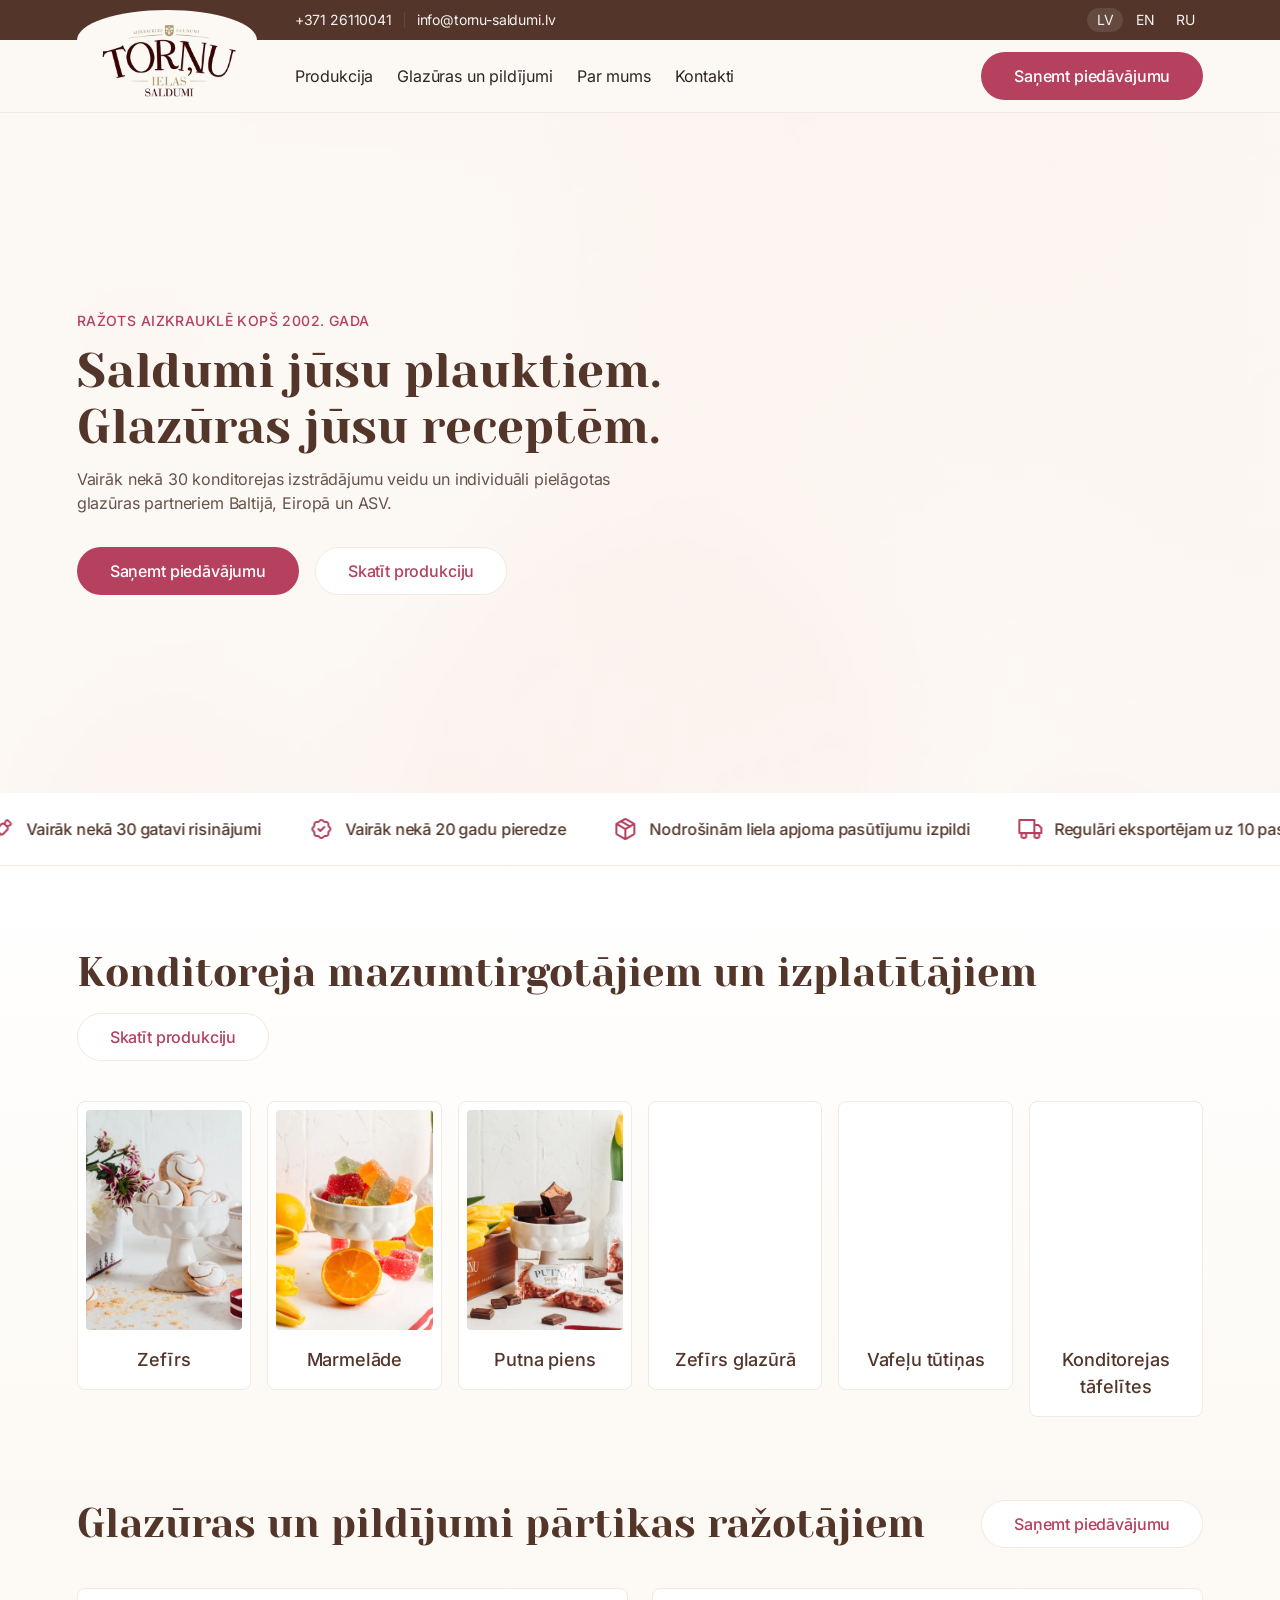
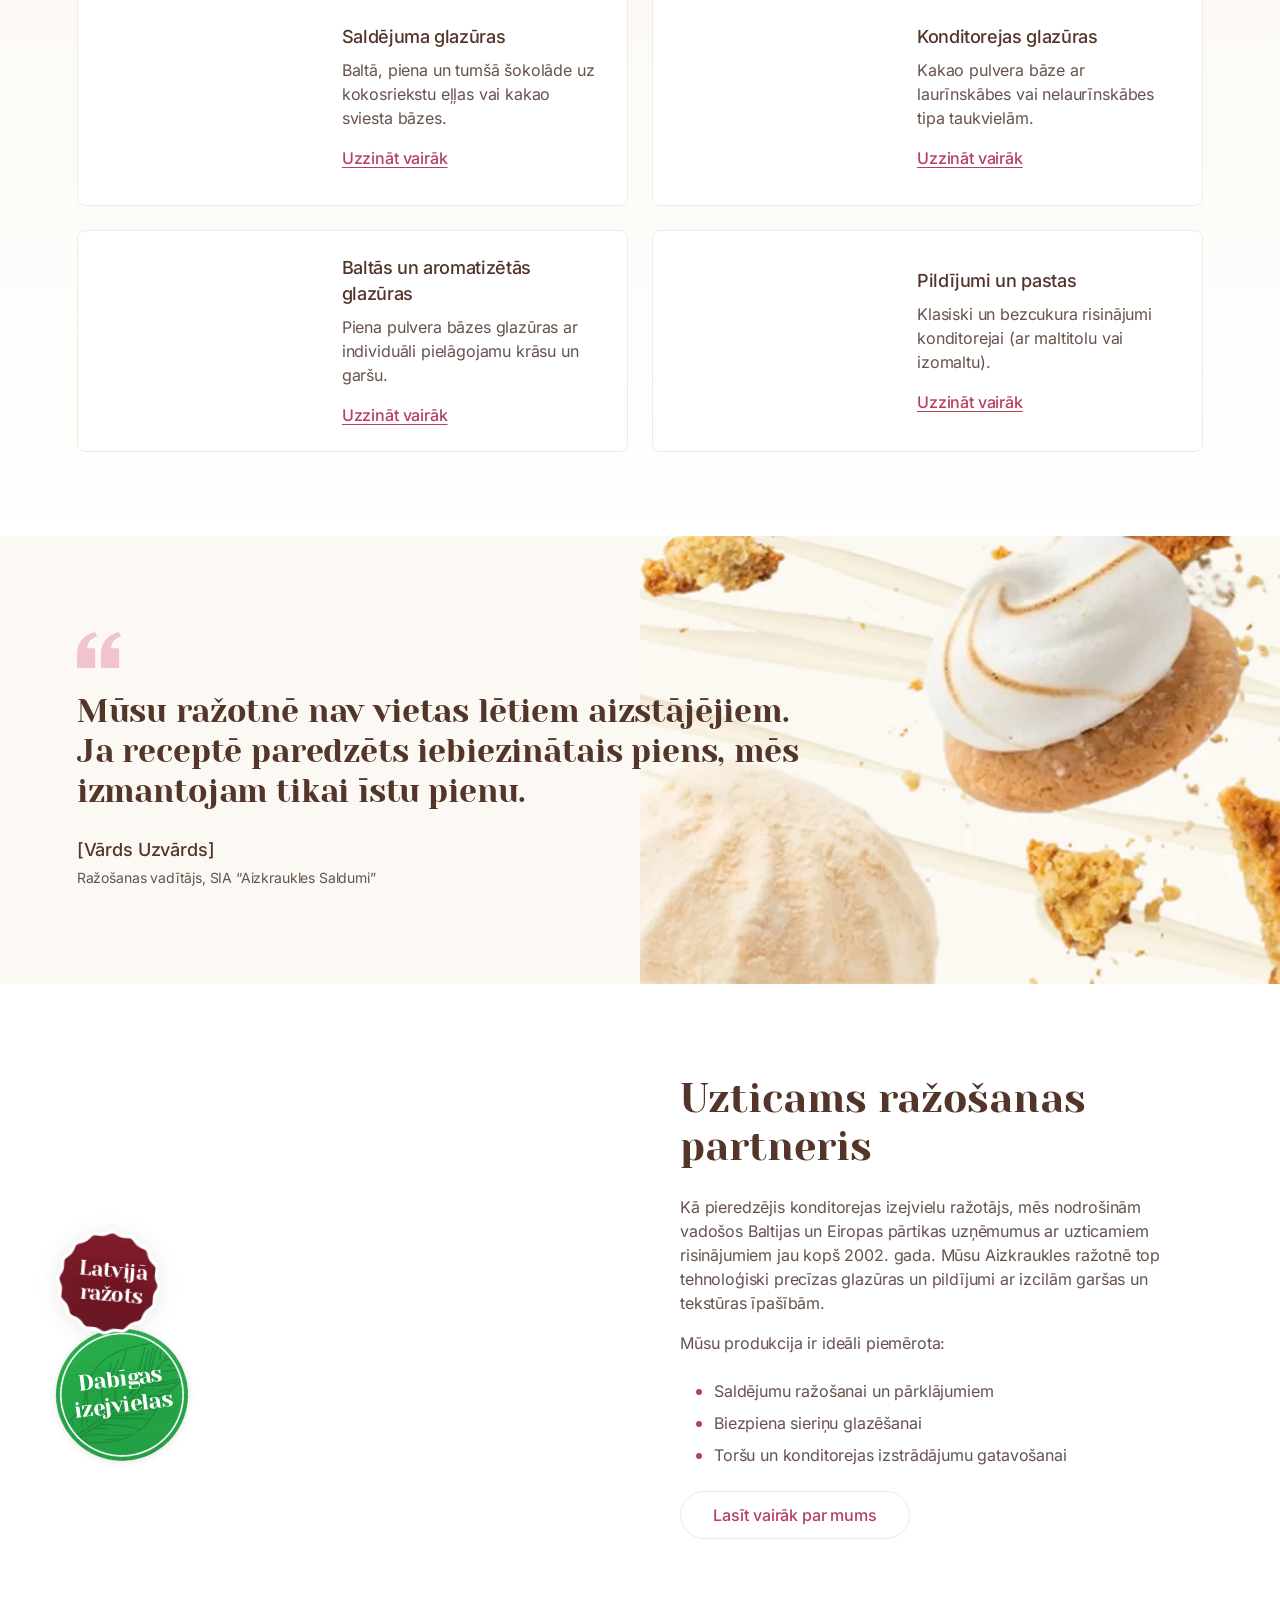
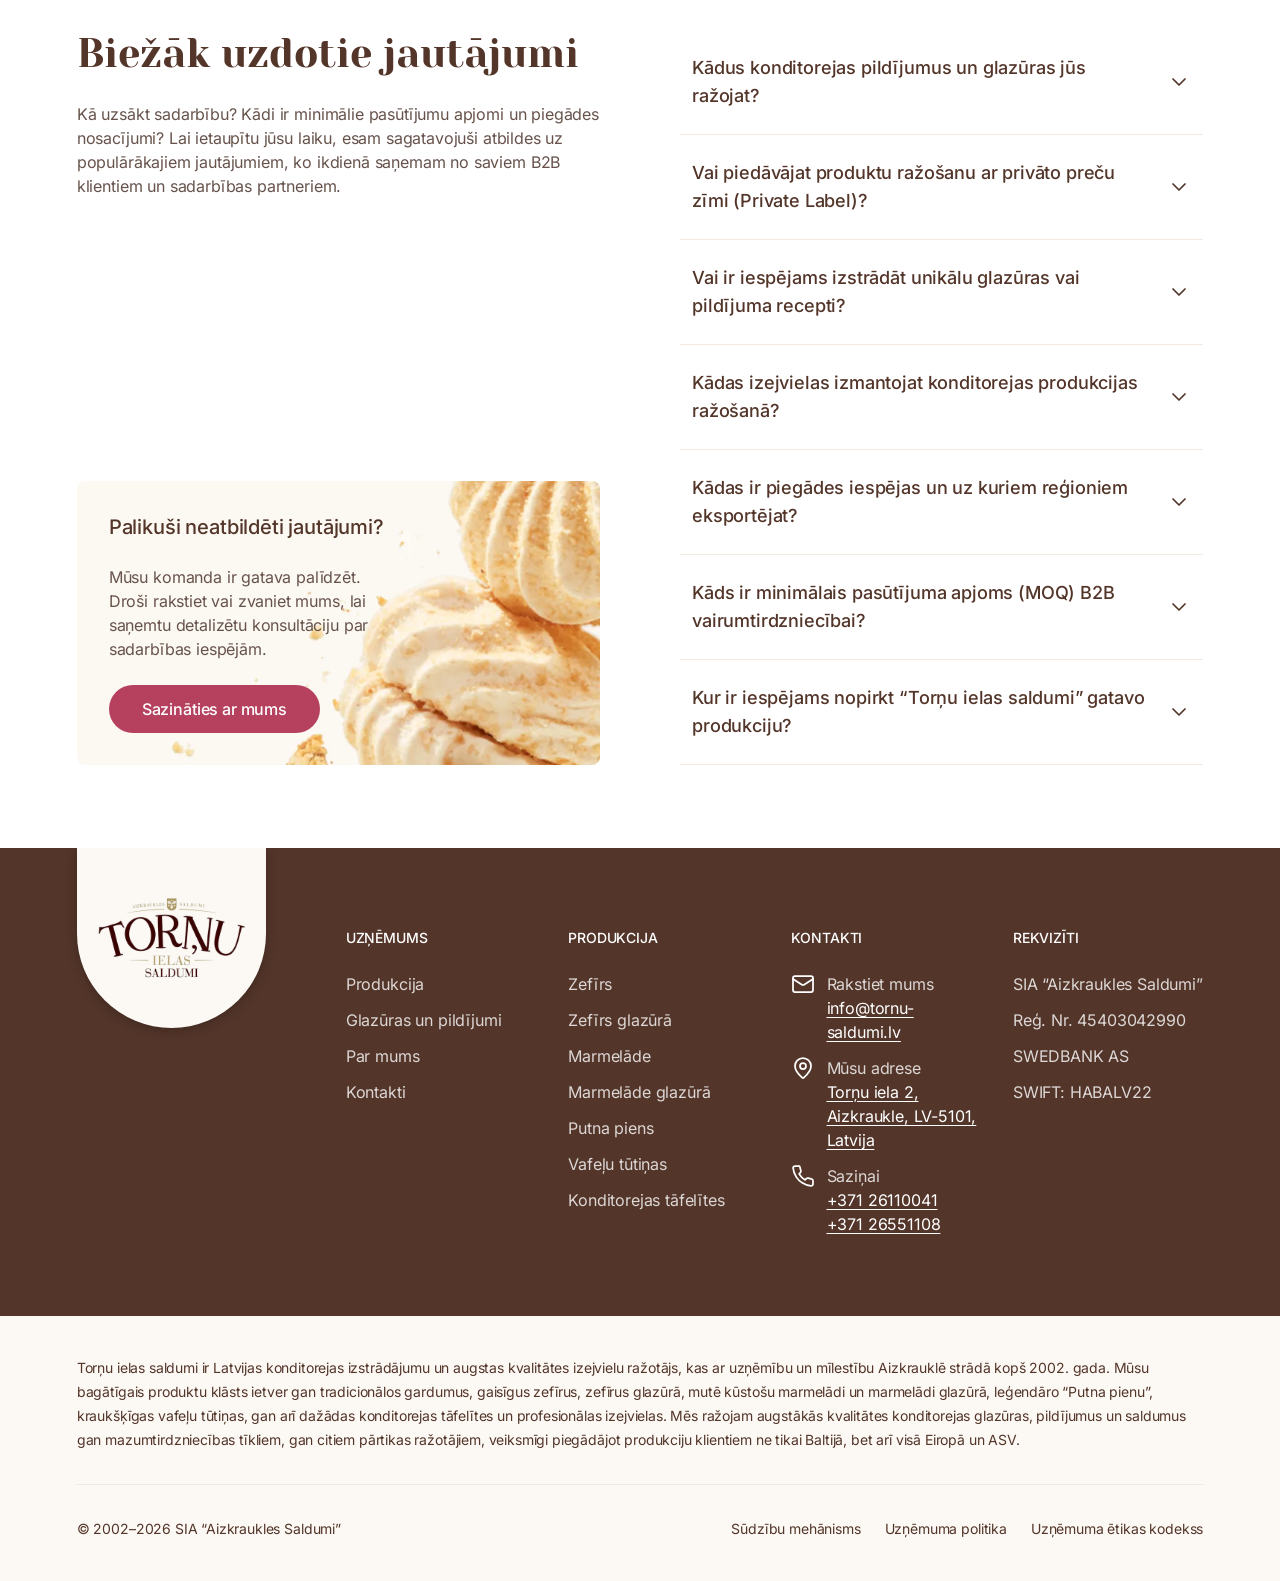
<file: index.html>
<!DOCTYPE html>
<html lang="lv">
<head>
  <meta charset="utf-8">
  <meta name="robots" content="noindex, nofollow">
  <meta http-equiv="refresh" content="0; url=lv/">
  <title>Torņu ielas saldumi</title>
  <link rel="icon" type="image/png" href="assets/img/favicon.png">
</head>
<body>
  <p><a href="lv/">Torņu ielas saldumi</a></p>
</body>
</html>
</file>
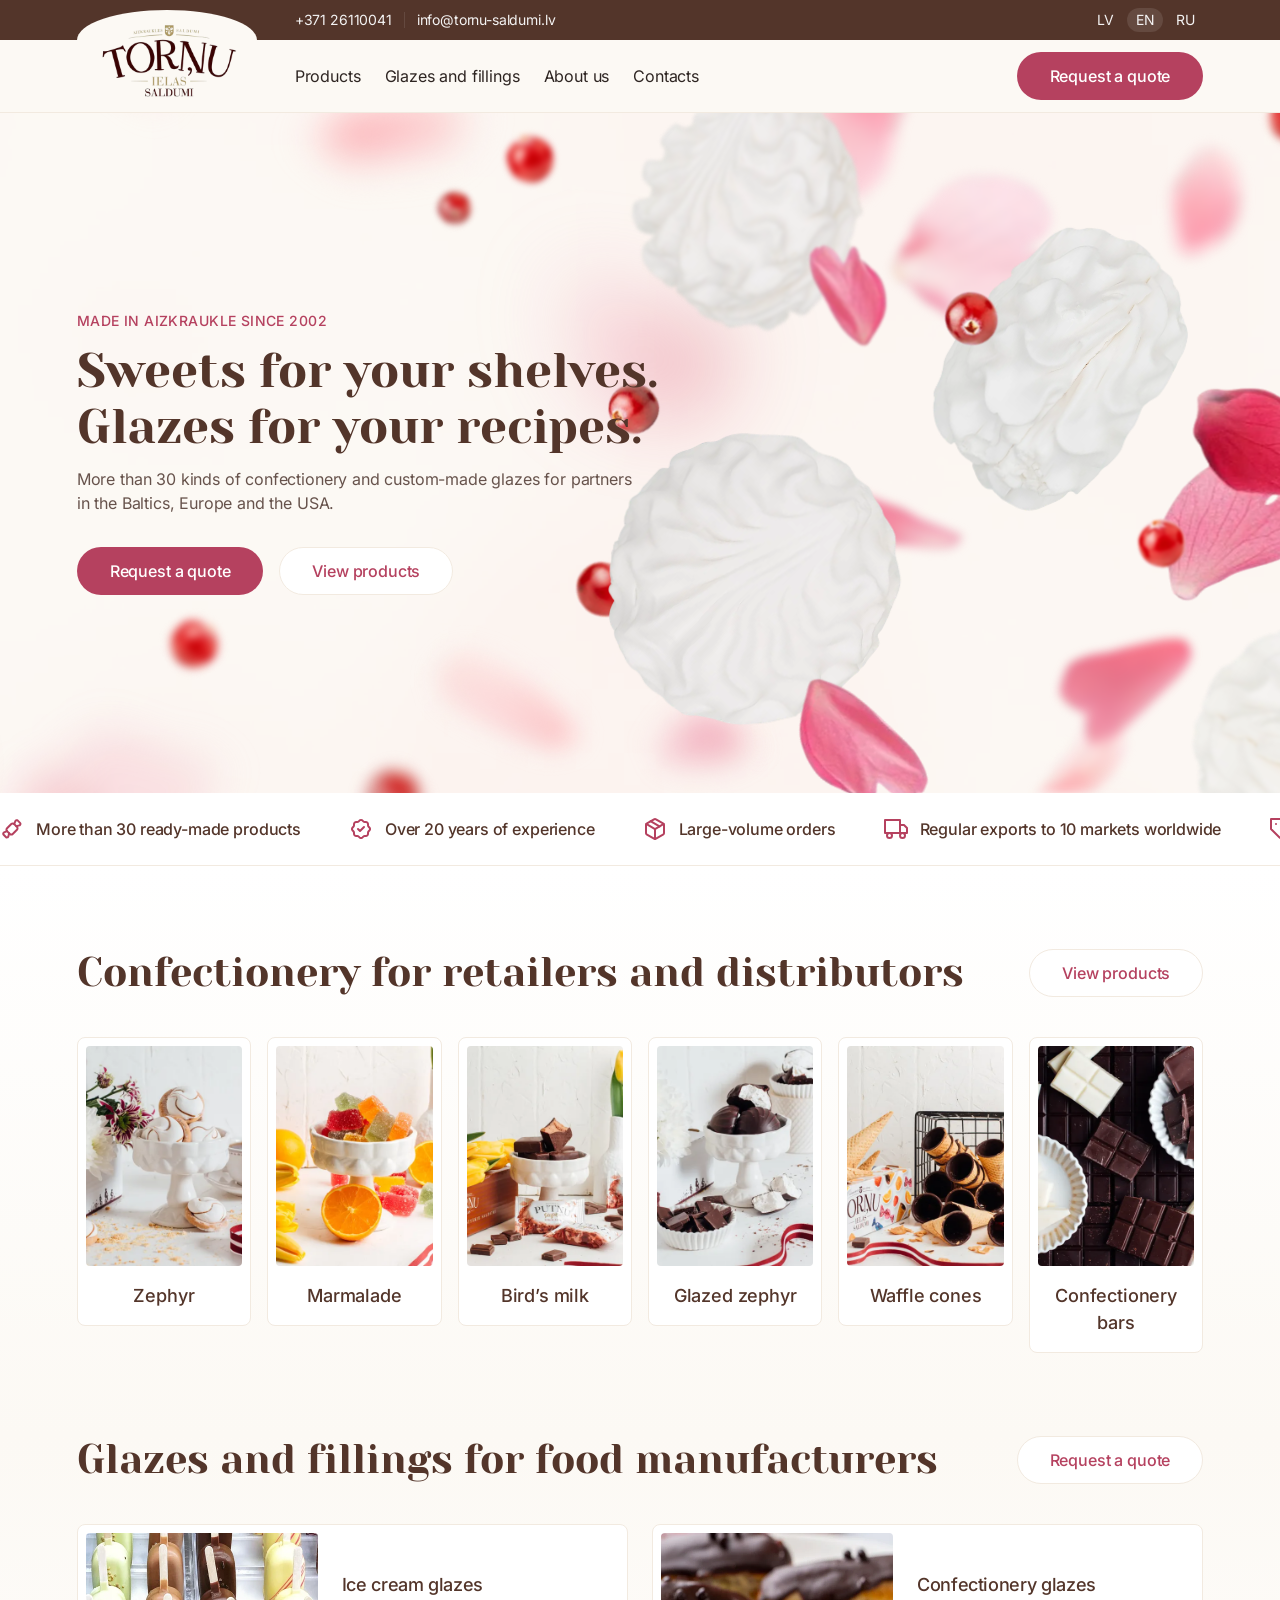
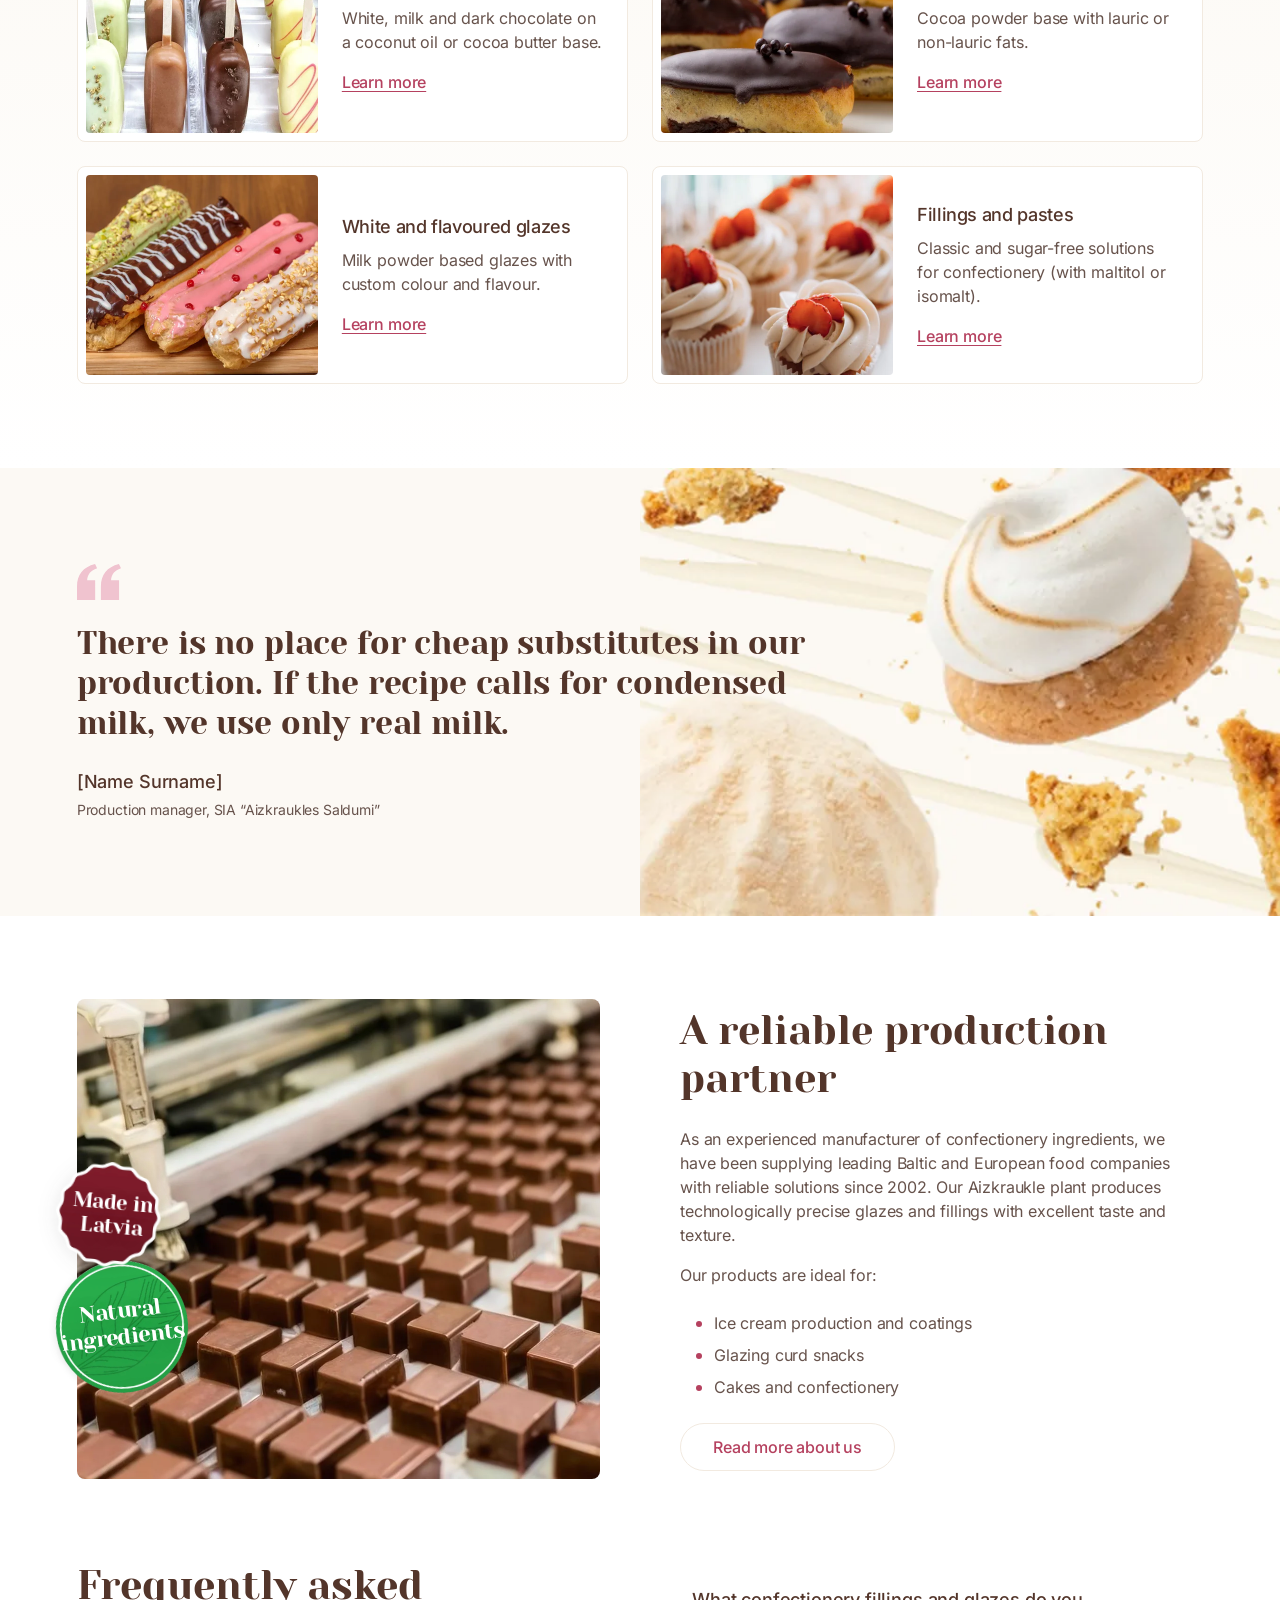
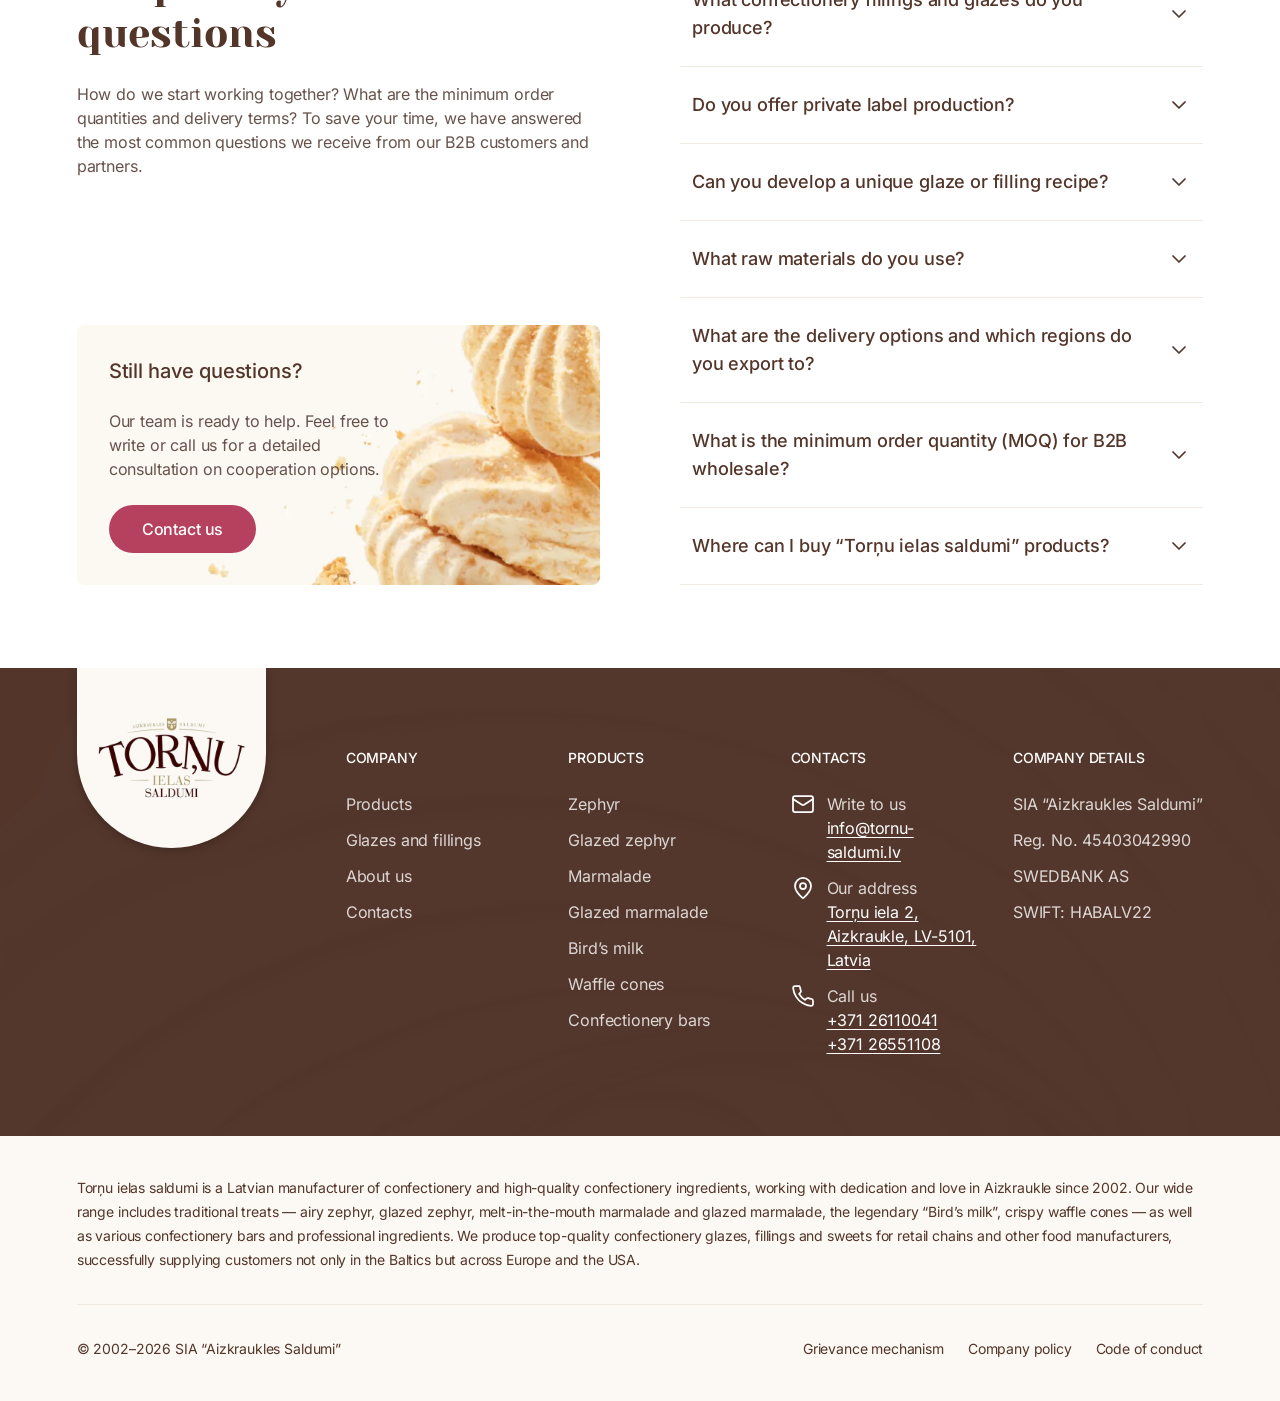
<file: en/index.html>
<!DOCTYPE html>
<html lang="en">
<head>
  <meta charset="utf-8">
  <meta name="viewport" content="width=device-width, initial-scale=1">
  <title>Torņu ielas saldumi — zephyr, marmalade and glazes from Aizkraukle</title>
  <meta name="description" content="Manufacturer of confectionery and glazes in Aizkraukle, Latvia, since 2002. Over 30 products for retailers, distributors and food manufacturers.">

  
    <meta name="robots" content="noindex, nofollow">
  
  
    <meta property="og:type" content="website">
  <meta property="og:site_name" content="Torņu ielas saldumi">
  <meta property="og:title" content="Torņu ielas saldumi — zephyr, marmalade and glazes from Aizkraukle">
  <meta property="og:description" content="Manufacturer of confectionery and glazes in Aizkraukle, Latvia, since 2002. Over 30 products for retailers, distributors and food manufacturers.">
  <meta property="og:locale" content="en_GB">
        <meta property="og:locale:alternate" content="lv_LV">
                  <meta property="og:locale:alternate" content="ru_RU">
        
  <meta name="twitter:card" content="summary_large_image">

  <link rel="icon" type="image/png" href="../assets/img/favicon.png">
  
      <link rel="preload" href="../assets/fonts/inter-latin-400-normal.woff2" as="font" type="font/woff2" crossorigin>
    <link rel="preload" href="../assets/fonts/inter-latin-500-normal.woff2" as="font" type="font/woff2" crossorigin>
    <link rel="preload" href="../assets/fonts/yeseva-one-latin-400-normal.woff2" as="font" type="font/woff2" crossorigin>
    <link rel="preload" href="../assets/fonts/inter-latin-ext-400-normal.woff2" as="font" type="font/woff2" crossorigin>
    <link rel="preload" href="../assets/fonts/inter-latin-ext-500-normal.woff2" as="font" type="font/woff2" crossorigin>
    <link rel="preload" href="../assets/fonts/yeseva-one-latin-ext-400-normal.woff2" as="font" type="font/woff2" crossorigin>
    <link rel="stylesheet" href="../assets/css/fonts.css">
  <link rel="stylesheet" href="../assets/css/style.css">
  <script src="../assets/js/main.js" defer></script>
    
  <link rel="stylesheet" href="../assets/css/hero-parallax.css">
  <script>window.HERO_IMG_BASE = "../assets/img/hero/";</script>
  <script src="../assets/js/hero-layers.js" defer></script>
  <script src="../assets/js/hero-parallax.js" defer></script>
</head>
<body>
  <a class="skip-link" href="#main">Skip to content</a>

  <div class="site-header">
<div class="topbar">
  <div class="container topbar__inner">
    <div class="topbar__contacts">
      <a href="tel:+37126110041">+371 26110041</a>
      <span class="topbar__divider" aria-hidden="true"></span>
      <a href="mailto:info@tornu-saldumi.lv">info@tornu-saldumi.lv</a>
    </div>
    <nav class="lang-switch" aria-label="Language">
              <a class="lang-switch__item" href="../lv/" hreflang="lv" lang="lv"
           >LV</a>
              <a class="lang-switch__item" href="../en/" hreflang="en" lang="en"
            aria-current="true" >EN</a>
              <a class="lang-switch__item" href="../ru/" hreflang="ru" lang="ru"
           >RU</a>
          </nav>
  </div>
</div>

<header class="header">
  <div class="container header__inner">
    <a class="logo" href="../en/">
      <img src="../assets/img/logo.webp" width="197" height="110" alt="Torņu ielas saldumi — home page">
    </a>
    <nav class="nav" aria-label="Main menu">
      <ul class="nav__list">
                  <li>
            <a class="is-locked nav__link" aria-disabled="true">Products</a>
          </li>
                  <li>
            <a class="is-locked nav__link" aria-disabled="true">Glazes and fillings</a>
          </li>
                  <li>
            <a class="nav__link" href="../en/about/"
               >About us</a>
          </li>
                  <li>
            <a class="is-locked nav__link" aria-disabled="true">Contacts</a>
          </li>
              </ul>
    </nav>
    <a class="is-locked btn btn--primary header__cta" aria-disabled="true">Request a quote</a>
    <button class="menu-toggle" type="button" aria-controls="mobile-nav" aria-expanded="false" data-menu-open>
      <svg class="icon" aria-hidden="true" focusable="false"><use href="../assets/img/icons.svg#menu"></use></svg>
<span class="visually-hidden">Open menu</span>
    </button>
  </div>
</header>
</div>

<div class="mobile-nav" id="mobile-nav">
  <div class="mobile-nav__top">
    <img src="../assets/img/logo.webp" width="120" height="67" alt="">
    <button class="menu-toggle" type="button" data-menu-close>
      <svg class="icon" aria-hidden="true" focusable="false"><use href="../assets/img/icons.svg#x"></use></svg>
<span class="visually-hidden">Close menu</span>
    </button>
  </div>
  <ul class="mobile-nav__list">
          <li><a class="is-locked mobile-nav__link" aria-disabled="true">Products</a></li>
          <li><a class="is-locked mobile-nav__link" aria-disabled="true">Glazes and fillings</a></li>
          <li><a class="mobile-nav__link" href="../en/about/">About us</a></li>
          <li><a class="is-locked mobile-nav__link" aria-disabled="true">Contacts</a></li>
      </ul>
  <a class="is-locked btn btn--primary" aria-disabled="true">Request a quote</a>
  <div class="mobile-nav__contacts">
    <a href="tel:+37126110041">+371 26110041</a>
    <a href="mailto:info@tornu-saldumi.lv">info@tornu-saldumi.lv</a>
  </div>
</div>

  <main id="main">
    

<section class="hero">
  <img class="hero-backdrop" src="../assets/img/hero/backdrop.webp" alt="" aria-hidden="true">
  
  <div class="hp-decor" id="hero-decor" aria-hidden="true"></div>
  <div class="container hero__inner">
    <div class="hero__content">
      <div class="hero__text">
        <p class="eyebrow">Made in Aizkraukle since 2002</p>
        <h1 class="hero__title">Sweets for your shelves. Glazes for your recipes.</h1>
        <p class="hero__lead">More than 30 kinds of confectionery and custom-made glazes for partners in the Baltics, Europe and the USA.</p>
      </div>
      <div class="hero__actions">
        <a class="is-locked btn btn--primary" aria-disabled="true">Request a quote</a>
        <a class="is-locked btn btn--secondary" aria-disabled="true">View products</a>
      </div>
    </div>
  </div>
</section>

<section class="features" aria-label="Our advantages">
  
  <div class="features__track">
          <ul class="features__list" >
                  <li class="features__item"><svg class="icon" aria-hidden="true" focusable="false"><use href="../assets/img/icons.svg#candy"></use></svg>
More than 30 ready-made products</li>
                  <li class="features__item"><svg class="icon" aria-hidden="true" focusable="false"><use href="../assets/img/icons.svg#discount-check"></use></svg>
Over 20 years of experience</li>
                  <li class="features__item"><svg class="icon" aria-hidden="true" focusable="false"><use href="../assets/img/icons.svg#package"></use></svg>
Large-volume orders</li>
                  <li class="features__item"><svg class="icon" aria-hidden="true" focusable="false"><use href="../assets/img/icons.svg#truck"></use></svg>
Regular exports to 10 markets worldwide</li>
                  <li class="features__item"><svg class="icon" aria-hidden="true" focusable="false"><use href="../assets/img/icons.svg#tag"></use></svg>
Private label with your design</li>
                  <li class="features__item"><svg class="icon" aria-hidden="true" focusable="false"><use href="../assets/img/icons.svg#star"></use></svg>
Free samples for manufacturers</li>
              </ul>
          <ul class="features__list"  aria-hidden="true" >
                  <li class="features__item"><svg class="icon" aria-hidden="true" focusable="false"><use href="../assets/img/icons.svg#candy"></use></svg>
More than 30 ready-made products</li>
                  <li class="features__item"><svg class="icon" aria-hidden="true" focusable="false"><use href="../assets/img/icons.svg#discount-check"></use></svg>
Over 20 years of experience</li>
                  <li class="features__item"><svg class="icon" aria-hidden="true" focusable="false"><use href="../assets/img/icons.svg#package"></use></svg>
Large-volume orders</li>
                  <li class="features__item"><svg class="icon" aria-hidden="true" focusable="false"><use href="../assets/img/icons.svg#truck"></use></svg>
Regular exports to 10 markets worldwide</li>
                  <li class="features__item"><svg class="icon" aria-hidden="true" focusable="false"><use href="../assets/img/icons.svg#tag"></use></svg>
Private label with your design</li>
                  <li class="features__item"><svg class="icon" aria-hidden="true" focusable="false"><use href="../assets/img/icons.svg#star"></use></svg>
Free samples for manufacturers</li>
              </ul>
      </div>
</section>

<section class="section section--fade-down" aria-labelledby="categories-title">
  <div class="container">
    <div class="section__head">
      <h2 id="categories-title">Confectionery for retailers and distributors</h2>
      <a class="is-locked btn btn--secondary" aria-disabled="true">View products</a>
    </div>
    <ul class="category-grid">
              <li>
          <a class="is-locked card category-card" aria-disabled="true">
            <img class="category-card__img" src="../assets/img/products/zozefina-smilsu-cepums-card.webp" width="232" height="220" alt="" loading="lazy">
            <span class="category-card__name">Zephyr</span>
          </a>
        </li>
              <li>
          <a class="is-locked card category-card" aria-disabled="true">
            <img class="category-card__img" src="../assets/img/products/marmelades-asorti-card.webp" width="232" height="220" alt="" loading="lazy">
            <span class="category-card__name">Marmalade</span>
          </a>
        </li>
              <li>
          <a class="is-locked card category-card" aria-disabled="true">
            <img class="category-card__img" src="../assets/img/products/putna-piens-kakao-card.webp" width="232" height="220" alt="" loading="lazy">
            <span class="category-card__name">Bird’s milk</span>
          </a>
        </li>
              <li>
          <a class="is-locked card category-card" aria-disabled="true">
            <img class="category-card__img" src="../assets/img/products/vanilas-zefirs-glazura-card.webp" width="232" height="220" alt="" loading="lazy">
            <span class="category-card__name">Glazed zephyr</span>
          </a>
        </li>
              <li>
          <a class="is-locked card category-card" aria-disabled="true">
            <img class="category-card__img" src="../assets/img/products/konusi-kakao-card.webp" width="232" height="220" alt="" loading="lazy">
            <span class="category-card__name">Waffle cones</span>
          </a>
        </li>
              <li>
          <a class="is-locked card category-card" aria-disabled="true">
            <img class="category-card__img" src="../assets/img/products/saldas-tafelites-card.webp" width="232" height="220" alt="" loading="lazy">
            <span class="category-card__name">Confectionery bars</span>
          </a>
        </li>
          </ul>
  </div>
</section>

<section class="section section--fade-up section--flush-top" aria-labelledby="glazes-title">
  <div class="container">
    <div class="section__head">
      <h2 id="glazes-title">Glazes and fillings for food manufacturers</h2>
      <a class="is-locked btn btn--secondary" aria-disabled="true">Request a quote</a>
    </div>
    <div class="glaze-grid">
              <article class="card glaze-card">
          <img class="glaze-card__img" src="../assets/img/design/glaze-ice-cream.webp" width="232" height="200" alt="Ice cream glazes" loading="lazy">
          <div class="glaze-card__body">
            <div class="glaze-card__text">
              <h3>Ice cream glazes</h3>
              <p>White, milk and dark chocolate on a coconut oil or cocoa butter base.</p>
            </div>
            <a class="is-locked link" aria-disabled="true">Learn more<span class="visually-hidden">: Ice cream glazes</span></a>
          </div>
        </article>
              <article class="card glaze-card">
          <img class="glaze-card__img" src="../assets/img/design/glaze-confectionery.webp" width="232" height="200" alt="Confectionery glazes" loading="lazy">
          <div class="glaze-card__body">
            <div class="glaze-card__text">
              <h3>Confectionery glazes</h3>
              <p>Cocoa powder base with lauric or non-lauric fats.</p>
            </div>
            <a class="is-locked link" aria-disabled="true">Learn more<span class="visually-hidden">: Confectionery glazes</span></a>
          </div>
        </article>
              <article class="card glaze-card">
          <img class="glaze-card__img" src="../assets/img/design/glaze-white.webp" width="232" height="200" alt="White and flavoured glazes" loading="lazy">
          <div class="glaze-card__body">
            <div class="glaze-card__text">
              <h3>White and flavoured glazes</h3>
              <p>Milk powder based glazes with custom colour and flavour.</p>
            </div>
            <a class="is-locked link" aria-disabled="true">Learn more<span class="visually-hidden">: White and flavoured glazes</span></a>
          </div>
        </article>
              <article class="card glaze-card">
          <img class="glaze-card__img" src="../assets/img/design/glaze-fillings.webp" width="232" height="200" alt="Fillings and pastes" loading="lazy">
          <div class="glaze-card__body">
            <div class="glaze-card__text">
              <h3>Fillings and pastes</h3>
              <p>Classic and sugar-free solutions for confectionery (with maltitol or isomalt).</p>
            </div>
            <a class="is-locked link" aria-disabled="true">Learn more<span class="visually-hidden">: Fillings and pastes</span></a>
          </div>
        </article>
          </div>
  </div>
</section>

<section class="quote" aria-label="Quote">
  <div class="quote__visual"  aria-hidden="true"></div>
  <div class="container quote__inner">
    <figure class="quote__body">
      <svg class="quote__icon" aria-hidden="true" focusable="false"><use href="../assets/img/icons.svg#quote"></use></svg>
      <blockquote class="quote__text">
        <p>There is no place for cheap substitutes in our production. If the recipe calls for condensed milk, we use only real milk.</p>
      </blockquote>
      <figcaption class="quote__author">
        <span class="quote__name">[Name Surname]</span>
        <span class="quote__role">Production manager, SIA “Aizkraukles Saldumi”</span>
      </figcaption>
    </figure>
  </div>
</section>

<section class="section section--flush-bottom" aria-labelledby="about-title">
  <div class="container split">
    <div class="split__media about-media">
      <img src="../assets/img/design/about-factory.webp" width="1364" height="899" loading="lazy" alt="Chocolate candy production line">
      
      <span class="sticker sticker--made">Made in Latvia</span>
      <span class="sticker sticker--natural">Natural ingredients</span>
    </div>
    <div class="split__text">
      <h2 id="about-title">A reliable production partner</h2>
      <div>
        <p>As an experienced manufacturer of confectionery ingredients, we have been supplying leading Baltic and European food companies with reliable solutions since 2002. Our Aizkraukle plant produces technologically precise glazes and fillings with excellent taste and texture.</p>
        <p>Our products are ideal for:</p>
      </div>
      <ul class="dot-list">
                  <li>Ice cream production and coatings</li>
                  <li>Glazing curd snacks</li>
                  <li>Cakes and confectionery</li>
              </ul>
      <a class="btn btn--secondary" href="../en/about/">Read more about us</a>
    </div>
  </div>
</section>

<section class="section" aria-labelledby="faq-title">
  <div class="container faq">
    <div class="faq__intro">
      <div class="faq__intro-text">
        <h2 id="faq-title">Frequently asked questions</h2>
        <p>How do we start working together? What are the minimum order quantities and delivery terms? To save your time, we have answered the most common questions we receive from our B2B customers and partners.</p>
      </div>
      <div class="faq-cta">
        <p class="faq-cta__title">Still have questions?</p>
        <p>Our team is ready to help. Feel free to write or call us for a detailed consultation on cooperation options.</p>
        <a class="is-locked btn btn--primary" aria-disabled="true">Contact us</a>
      </div>
    </div>
    <div class="accordion">
      
              <details class="accordion__item">
          <summary class="accordion__question">What confectionery fillings and glazes do you produce?<svg class="icon" aria-hidden="true" focusable="false"><use href="../assets/img/icons.svg#chevron-down"></use></svg>
</summary>
          <p class="accordion__answer">We produce confectionery glazes based on cocoa powder, white and flavoured glazes, glazes for ice cream, as well as confectionery fillings and pastes. Sugar-free options with maltitol or isomalt are also available.</p>
        </details>
              <details class="accordion__item">
          <summary class="accordion__question">Do you offer private label production?<svg class="icon" aria-hidden="true" focusable="false"><use href="../assets/img/icons.svg#chevron-down"></use></svg>
</summary>
          <p class="accordion__answer">Yes, private label production is one of our core areas. We offer full-cycle cooperation — from the idea to the finished product — helping food companies expand their range with high-quality products under their own brand.</p>
        </details>
              <details class="accordion__item">
          <summary class="accordion__question">Can you develop a unique glaze or filling recipe?<svg class="icon" aria-hidden="true" focusable="false"><use href="../assets/img/icons.svg#chevron-down"></use></svg>
</summary>
          <p class="accordion__answer">Yes. We adapt glazes and fillings to each customer individually — by cocoa powder and sugar content, organoleptic properties, colour and taste.</p>
        </details>
              <details class="accordion__item">
          <summary class="accordion__question">What raw materials do you use?<svg class="icon" aria-hidden="true" focusable="false"><use href="../assets/img/icons.svg#chevron-down"></use></svg>
</summary>
          <p class="accordion__answer">We use only high-quality raw materials: cocoa butter substitutes from Indonesia, Malaysia and Europe, natural ingredients and premium pectin, real butter and condensed milk.</p>
        </details>
              <details class="accordion__item">
          <summary class="accordion__question">What are the delivery options and which regions do you export to?<svg class="icon" aria-hidden="true" focusable="false"><use href="../assets/img/icons.svg#chevron-down"></use></svg>
</summary>
          <p class="accordion__answer">We supply customers in Latvia, Lithuania and Estonia, and export to other European countries and the USA. Delivery terms are agreed for each order.</p>
        </details>
              <details class="accordion__item">
          <summary class="accordion__question">What is the minimum order quantity (MOQ) for B2B wholesale?<svg class="icon" aria-hidden="true" focusable="false"><use href="../assets/img/icons.svg#chevron-down"></use></svg>
</summary>
          <p class="accordion__answer">The minimum quantity depends on the product and packaging type. Contact us and we will prepare an offer for your needs.</p>
        </details>
              <details class="accordion__item">
          <summary class="accordion__question">Where can I buy “Torņu ielas saldumi” products?<svg class="icon" aria-hidden="true" focusable="false"><use href="../assets/img/icons.svg#chevron-down"></use></svg>
</summary>
          <p class="accordion__answer">Our products are available through partners and distributors in the Baltics. To find the nearest point of sale, write to us at info@tornu-saldumi.lv.</p>
        </details>
          </div>
  </div>
</section>
  </main>

  <footer class="footer">
  <div class="footer__main">
    
    <div class="footer__overlay" aria-hidden="true"><div><img src="../assets/img/design/footer-overlay.webp" alt="" loading="lazy"></div></div>
    <div class="container footer__grid">
      <a class="footer__logo" href="../en/">
        <img src="../assets/img/logo.webp" width="149" height="84" alt="Torņu ielas saldumi">
      </a>
      <div class="footer__cols">
        <div>
          <p class="footer__title">Company</p>
          <ul class="footer__links">
            <li><a class="is-locked"  aria-disabled="true">Products</a></li>
            <li><a class="is-locked"  aria-disabled="true">Glazes and fillings</a></li>
            <li><a href="../en/about/">About us</a></li>
            <li><a class="is-locked"  aria-disabled="true">Contacts</a></li>
          </ul>
        </div>
        <div>
          <p class="footer__title">Products</p>
          <ul class="footer__links">
            
                          <li><a class="is-locked"  aria-disabled="true">Zephyr</a></li>
                          <li><a class="is-locked"  aria-disabled="true">Glazed zephyr</a></li>
                          <li><a class="is-locked"  aria-disabled="true">Marmalade</a></li>
                          <li><a class="is-locked"  aria-disabled="true">Glazed marmalade</a></li>
                          <li><a class="is-locked"  aria-disabled="true">Bird’s milk</a></li>
                          <li><a class="is-locked"  aria-disabled="true">Waffle cones</a></li>
                          <li><a class="is-locked"  aria-disabled="true">Confectionery bars</a></li>
                      </ul>
        </div>
        <div>
          <p class="footer__title">Contacts</p>
          <div class="footer__contact">
            <div class="footer__contact-item">
              <svg class="icon" aria-hidden="true" focusable="false"><use href="../assets/img/icons.svg#mail"></use></svg>
              <div>Write to us<a href="mailto:info@tornu-saldumi.lv">info@tornu-saldumi.lv</a></div>
            </div>
            <div class="footer__contact-item">
              <svg class="icon" aria-hidden="true" focusable="false"><use href="../assets/img/icons.svg#map-pin"></use></svg>
              <div>Our address<a href="https://maps.google.com/?q=Torņu+iela+2,+Aizkraukle" target="_blank" rel="noopener">Torņu iela 2, Aizkraukle, LV-5101, Latvia</a></div>
            </div>
            <div class="footer__contact-item">
              <svg class="icon" aria-hidden="true" focusable="false"><use href="../assets/img/icons.svg#phone"></use></svg>
              <div>Call us<a href="tel:+37126110041">+371 26110041</a><a href="tel:+37126551108">+371 26551108</a></div>
            </div>
          </div>
        </div>
        <div>
          <p class="footer__title">Company details</p>
          <ul class="footer__links">
            <li>SIA “Aizkraukles Saldumi”</li>
            <li>Reg. No. 45403042990</li>
            <li>SWEDBANK AS</li>
            <li>SWIFT: HABALV22</li>
          </ul>
        </div>
      </div>
    </div>
  </div>
  <div class="footer__bottom">
    <div class="container">
      <p class="footer__about">Torņu ielas saldumi is a Latvian manufacturer of confectionery and high-quality confectionery ingredients, working with dedication and love in Aizkraukle since 2002. Our wide range includes traditional treats — airy zephyr, glazed zephyr, melt-in-the-mouth marmalade and glazed marmalade, the legendary “Bird’s milk”, crispy waffle cones — as well as various confectionery bars and professional ingredients. We produce top-quality confectionery glazes, fillings and sweets for retail chains and other food manufacturers, successfully supplying customers not only in the Baltics but across Europe and the USA.</p>
      <div class="footer__legal">
        <p>© 2002–2026 SIA “Aizkraukles Saldumi”</p>
        <ul class="footer__policies">
          <li><a class="is-locked"  aria-disabled="true">Grievance mechanism</a></li>
          <li><a href="../policy.pdf" target="_blank" rel="noopener">Company policy</a></li>
          <li><a href="../codeofconduct.pdf" target="_blank" rel="noopener">Code of conduct</a></li>
        </ul>
      </div>
    </div>
  </div>
</footer>

  </body>
</html>
</file>
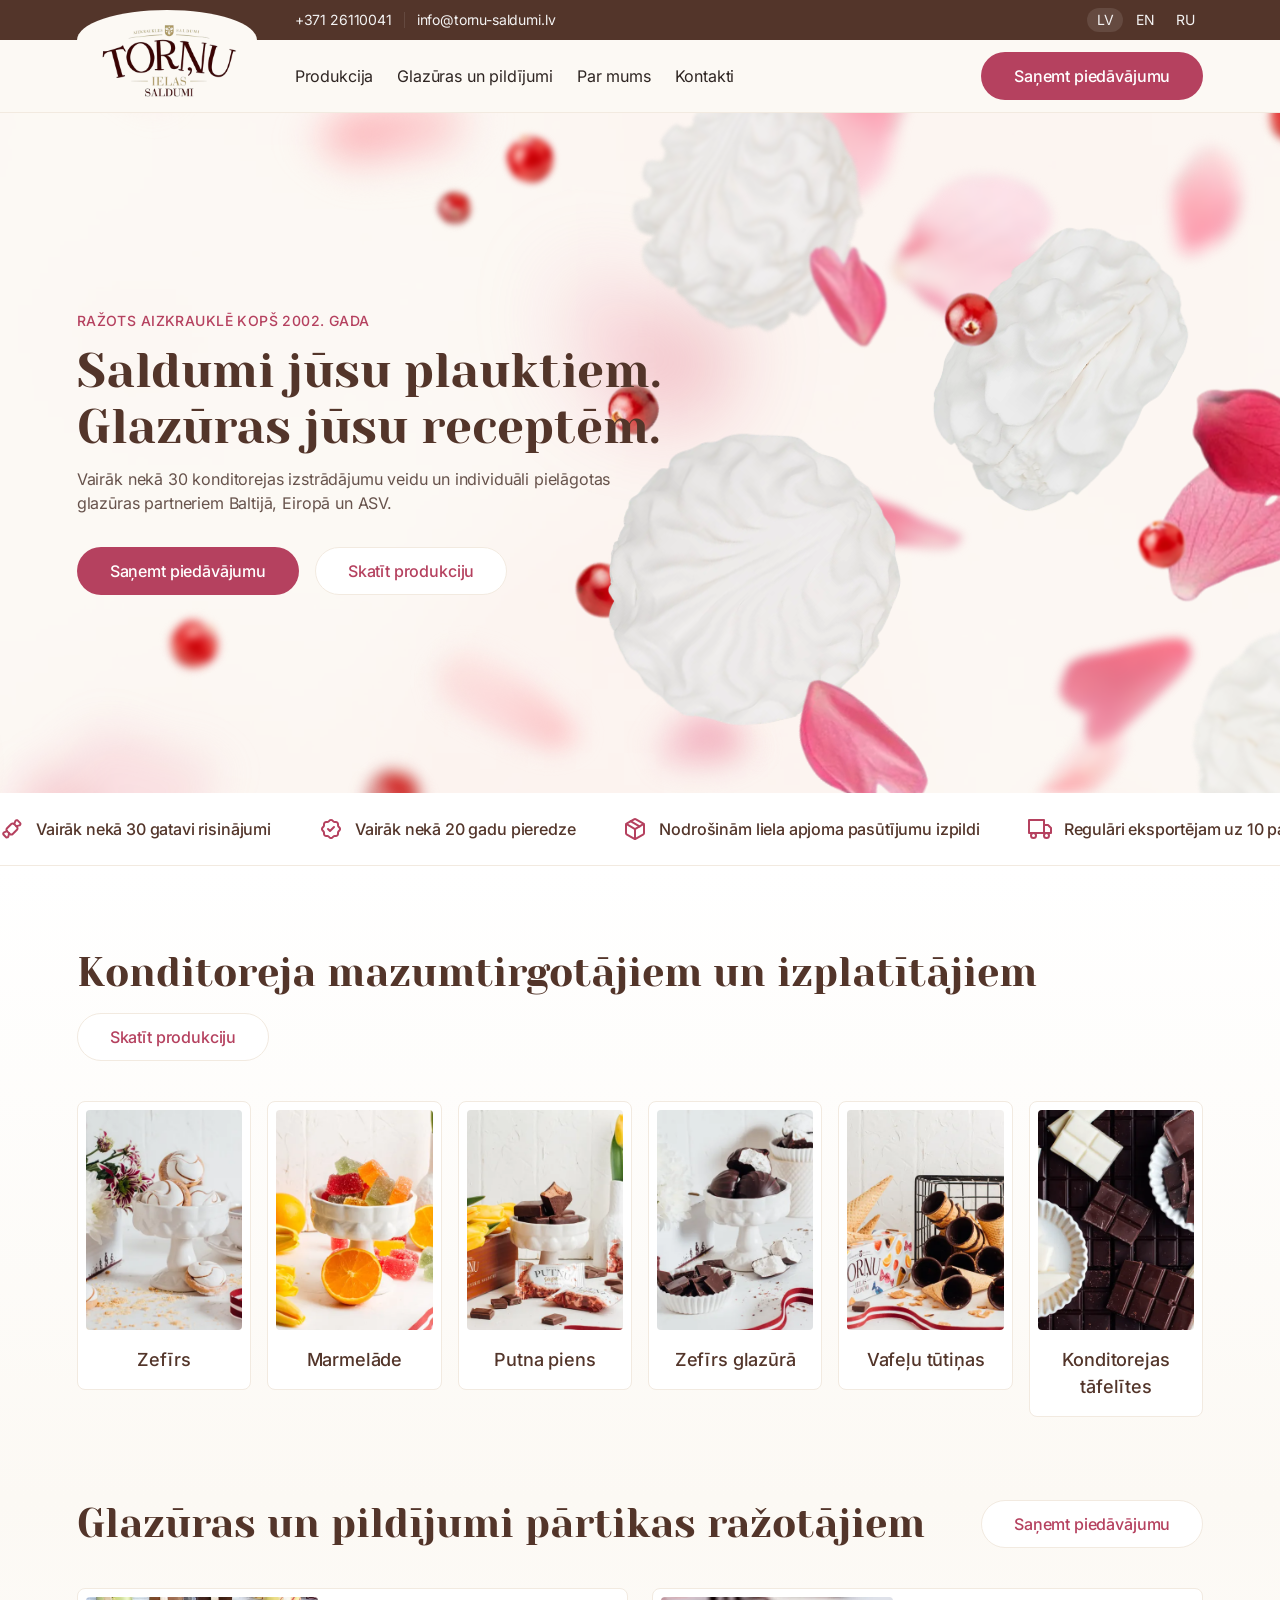
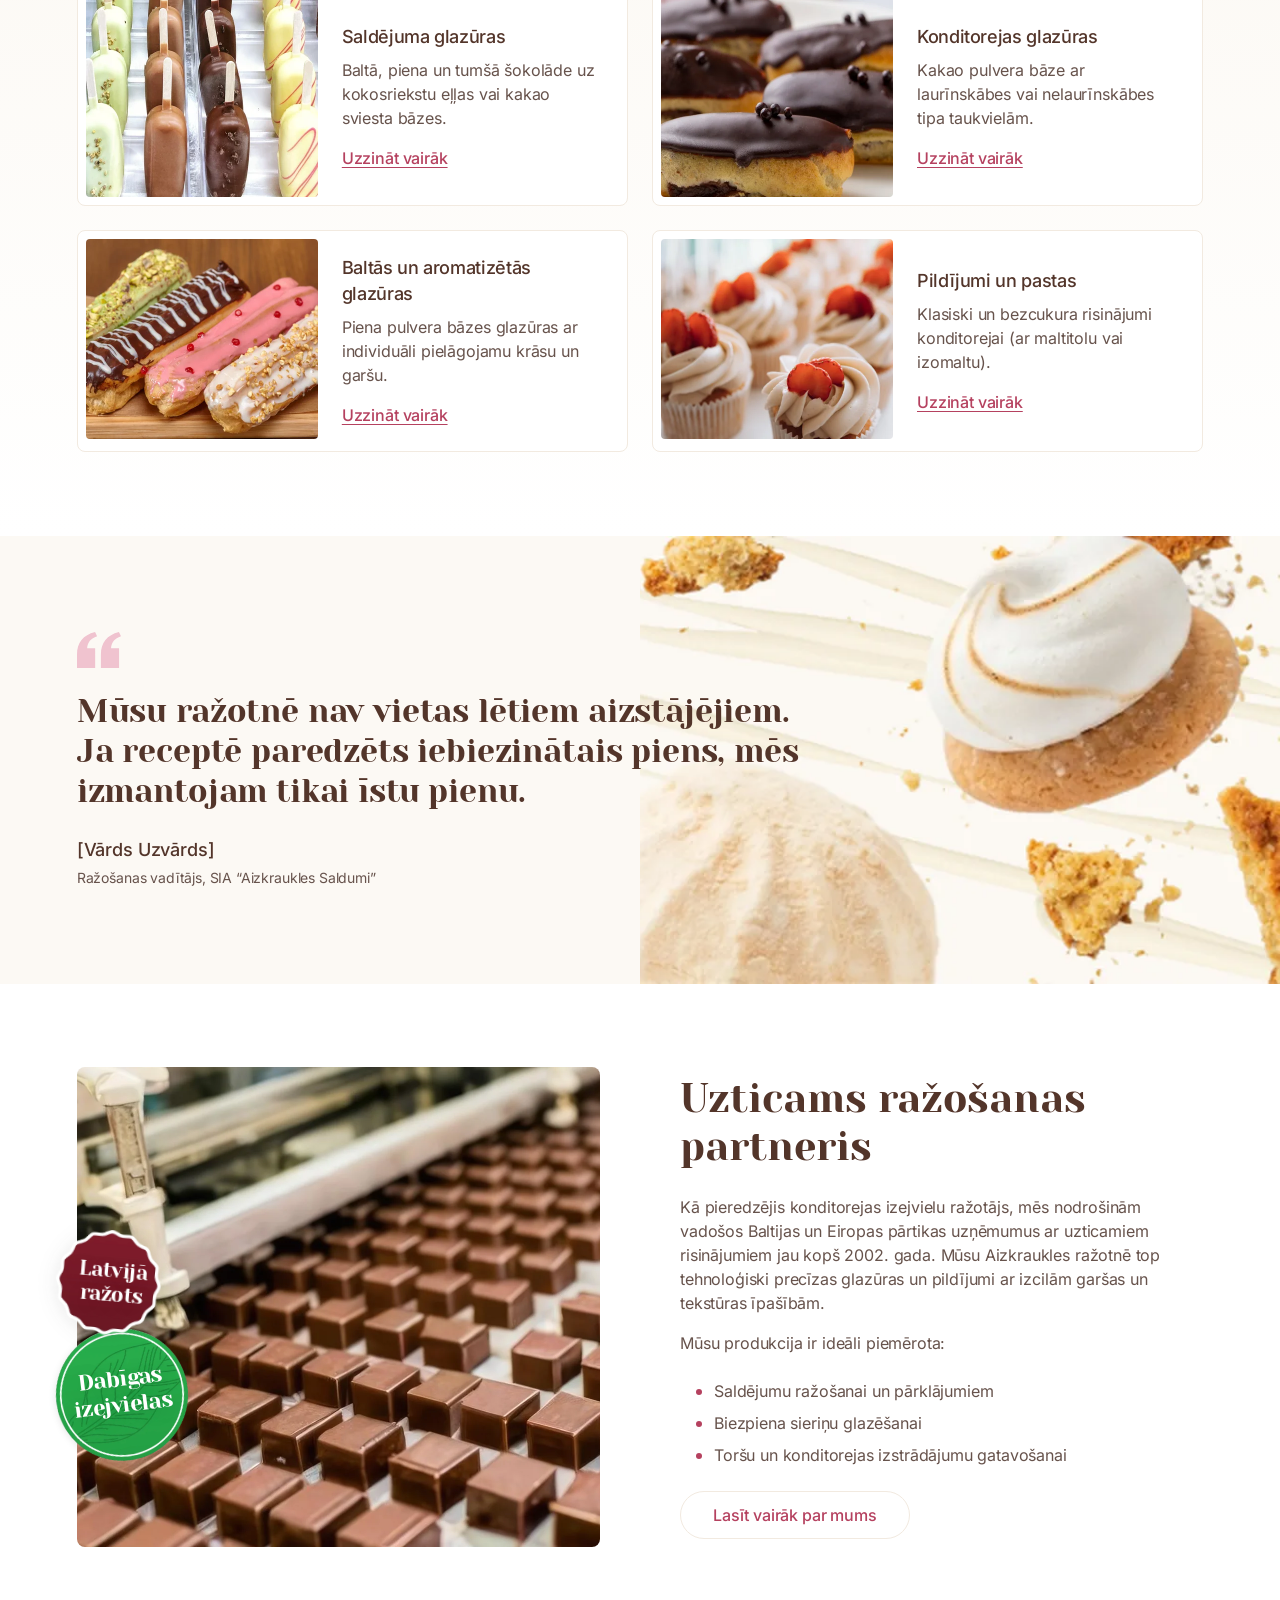
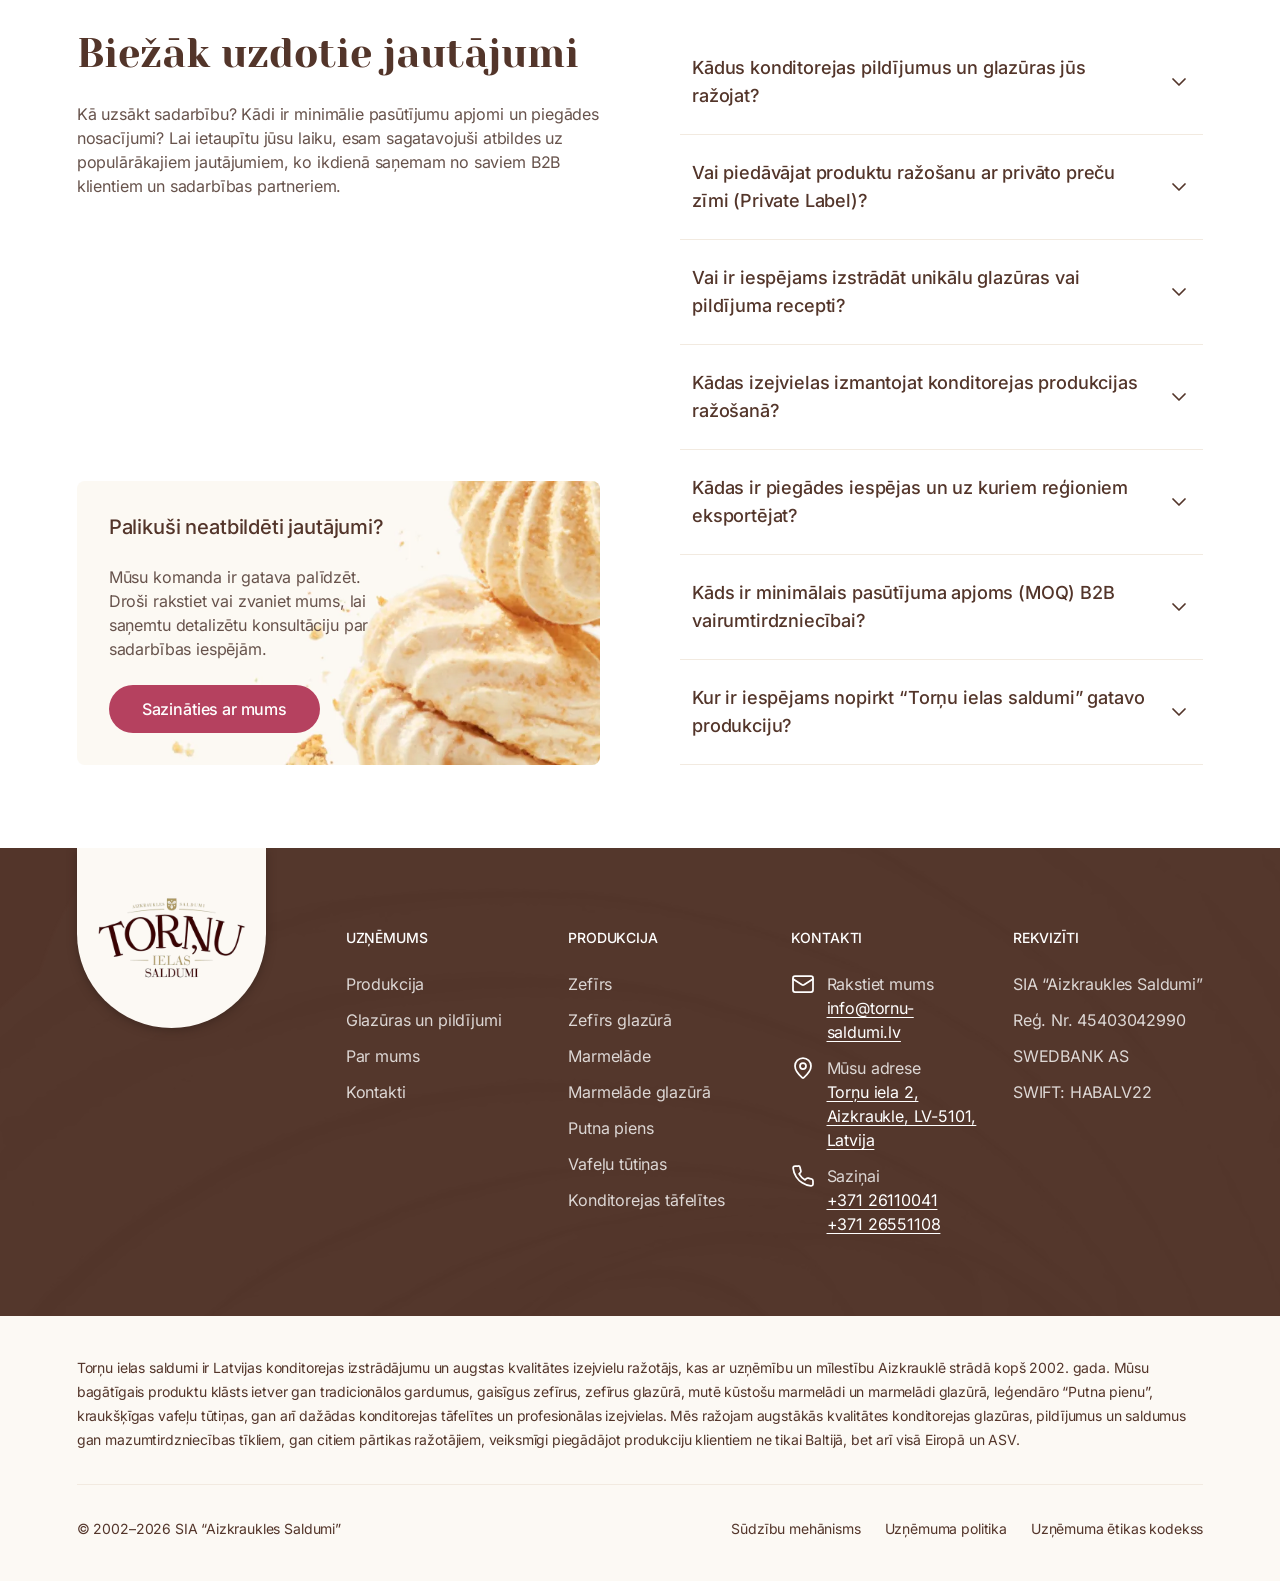
<file: lv/index.html>
<!DOCTYPE html>
<html lang="lv">
<head>
  <meta charset="utf-8">
  <meta name="viewport" content="width=device-width, initial-scale=1">
  <title>Torņu ielas saldumi — zefīrs, marmelāde un glazūras no Aizkraukles</title>
  <meta name="description" content="Konditorejas izstrādājumu un glazūru ražotājs Aizkrauklē kopš 2002. gada. Vairāk nekā 30 produktu veidu mazumtirgotājiem, izplatītājiem un pārtikas ražotājiem.">

  
    <meta name="robots" content="noindex, nofollow">
  
  
    <meta property="og:type" content="website">
  <meta property="og:site_name" content="Torņu ielas saldumi">
  <meta property="og:title" content="Torņu ielas saldumi — zefīrs, marmelāde un glazūras no Aizkraukles">
  <meta property="og:description" content="Konditorejas izstrādājumu un glazūru ražotājs Aizkrauklē kopš 2002. gada. Vairāk nekā 30 produktu veidu mazumtirgotājiem, izplatītājiem un pārtikas ražotājiem.">
  <meta property="og:locale" content="lv_LV">
              <meta property="og:locale:alternate" content="en_GB">
            <meta property="og:locale:alternate" content="ru_RU">
        
  <meta name="twitter:card" content="summary_large_image">

  <link rel="icon" type="image/png" href="../assets/img/favicon.png">
  
      <link rel="preload" href="../assets/fonts/inter-latin-400-normal.woff2" as="font" type="font/woff2" crossorigin>
    <link rel="preload" href="../assets/fonts/inter-latin-500-normal.woff2" as="font" type="font/woff2" crossorigin>
    <link rel="preload" href="../assets/fonts/yeseva-one-latin-400-normal.woff2" as="font" type="font/woff2" crossorigin>
    <link rel="preload" href="../assets/fonts/inter-latin-ext-400-normal.woff2" as="font" type="font/woff2" crossorigin>
    <link rel="preload" href="../assets/fonts/inter-latin-ext-500-normal.woff2" as="font" type="font/woff2" crossorigin>
    <link rel="preload" href="../assets/fonts/yeseva-one-latin-ext-400-normal.woff2" as="font" type="font/woff2" crossorigin>
    <link rel="stylesheet" href="../assets/css/fonts.css">
  <link rel="stylesheet" href="../assets/css/style.css">
  <script src="../assets/js/main.js" defer></script>
    
  <link rel="stylesheet" href="../assets/css/hero-parallax.css">
  <script>window.HERO_IMG_BASE = "../assets/img/hero/";</script>
  <script src="../assets/js/hero-layers.js" defer></script>
  <script src="../assets/js/hero-parallax.js" defer></script>
</head>
<body>
  <a class="skip-link" href="#main">Pāriet uz saturu</a>

  <div class="site-header">
<div class="topbar">
  <div class="container topbar__inner">
    <div class="topbar__contacts">
      <a href="tel:+37126110041">+371 26110041</a>
      <span class="topbar__divider" aria-hidden="true"></span>
      <a href="mailto:info@tornu-saldumi.lv">info@tornu-saldumi.lv</a>
    </div>
    <nav class="lang-switch" aria-label="Valoda">
              <a class="lang-switch__item" href="../lv/" hreflang="lv" lang="lv"
            aria-current="true" >LV</a>
              <a class="lang-switch__item" href="../en/" hreflang="en" lang="en"
           >EN</a>
              <a class="lang-switch__item" href="../ru/" hreflang="ru" lang="ru"
           >RU</a>
          </nav>
  </div>
</div>

<header class="header">
  <div class="container header__inner">
    <a class="logo" href="../lv/">
      <img src="../assets/img/logo.webp" width="197" height="110" alt="Torņu ielas saldumi — uz sākumlapu">
    </a>
    <nav class="nav" aria-label="Galvenā izvēlne">
      <ul class="nav__list">
                  <li>
            <a class="is-locked nav__link" aria-disabled="true">Produkcija</a>
          </li>
                  <li>
            <a class="is-locked nav__link" aria-disabled="true">Glazūras un pildījumi</a>
          </li>
                  <li>
            <a class="nav__link" href="../lv/about/"
               >Par mums</a>
          </li>
                  <li>
            <a class="is-locked nav__link" aria-disabled="true">Kontakti</a>
          </li>
              </ul>
    </nav>
    <a class="is-locked btn btn--primary header__cta" aria-disabled="true">Saņemt piedāvājumu</a>
    <button class="menu-toggle" type="button" aria-controls="mobile-nav" aria-expanded="false" data-menu-open>
      <svg class="icon" aria-hidden="true" focusable="false"><use href="../assets/img/icons.svg#menu"></use></svg>
<span class="visually-hidden">Atvērt izvēlni</span>
    </button>
  </div>
</header>
</div>

<div class="mobile-nav" id="mobile-nav">
  <div class="mobile-nav__top">
    <img src="../assets/img/logo.webp" width="120" height="67" alt="">
    <button class="menu-toggle" type="button" data-menu-close>
      <svg class="icon" aria-hidden="true" focusable="false"><use href="../assets/img/icons.svg#x"></use></svg>
<span class="visually-hidden">Aizvērt izvēlni</span>
    </button>
  </div>
  <ul class="mobile-nav__list">
          <li><a class="is-locked mobile-nav__link" aria-disabled="true">Produkcija</a></li>
          <li><a class="is-locked mobile-nav__link" aria-disabled="true">Glazūras un pildījumi</a></li>
          <li><a class="mobile-nav__link" href="../lv/about/">Par mums</a></li>
          <li><a class="is-locked mobile-nav__link" aria-disabled="true">Kontakti</a></li>
      </ul>
  <a class="is-locked btn btn--primary" aria-disabled="true">Saņemt piedāvājumu</a>
  <div class="mobile-nav__contacts">
    <a href="tel:+37126110041">+371 26110041</a>
    <a href="mailto:info@tornu-saldumi.lv">info@tornu-saldumi.lv</a>
  </div>
</div>

  <main id="main">
    

<section class="hero">
  <img class="hero-backdrop" src="../assets/img/hero/backdrop.webp" alt="" aria-hidden="true">
  
  <div class="hp-decor" id="hero-decor" aria-hidden="true"></div>
  <div class="container hero__inner">
    <div class="hero__content">
      <div class="hero__text">
        <p class="eyebrow">Ražots Aizkrauklē kopš 2002. gada</p>
        <h1 class="hero__title">Saldumi jūsu plauktiem. Glazūras jūsu receptēm.</h1>
        <p class="hero__lead">Vairāk nekā 30 konditorejas izstrādājumu veidu un individuāli pielāgotas glazūras partneriem Baltijā, Eiropā un ASV.</p>
      </div>
      <div class="hero__actions">
        <a class="is-locked btn btn--primary" aria-disabled="true">Saņemt piedāvājumu</a>
        <a class="is-locked btn btn--secondary" aria-disabled="true">Skatīt produkciju</a>
      </div>
    </div>
  </div>
</section>

<section class="features" aria-label="Mūsu priekšrocības">
  
  <div class="features__track">
          <ul class="features__list" >
                  <li class="features__item"><svg class="icon" aria-hidden="true" focusable="false"><use href="../assets/img/icons.svg#candy"></use></svg>
Vairāk nekā 30 gatavi risinājumi</li>
                  <li class="features__item"><svg class="icon" aria-hidden="true" focusable="false"><use href="../assets/img/icons.svg#discount-check"></use></svg>
Vairāk nekā 20 gadu pieredze</li>
                  <li class="features__item"><svg class="icon" aria-hidden="true" focusable="false"><use href="../assets/img/icons.svg#package"></use></svg>
Nodrošinām liela apjoma pasūtījumu izpildi</li>
                  <li class="features__item"><svg class="icon" aria-hidden="true" focusable="false"><use href="../assets/img/icons.svg#truck"></use></svg>
Regulāri eksportējam uz 10 pasaules tirgiem</li>
                  <li class="features__item"><svg class="icon" aria-hidden="true" focusable="false"><use href="../assets/img/icons.svg#tag"></use></svg>
Privātā preču zīme ar jūsu dizainu</li>
                  <li class="features__item"><svg class="icon" aria-hidden="true" focusable="false"><use href="../assets/img/icons.svg#star"></use></svg>
Bezmaksas paraugi ražotājiem</li>
              </ul>
          <ul class="features__list"  aria-hidden="true" >
                  <li class="features__item"><svg class="icon" aria-hidden="true" focusable="false"><use href="../assets/img/icons.svg#candy"></use></svg>
Vairāk nekā 30 gatavi risinājumi</li>
                  <li class="features__item"><svg class="icon" aria-hidden="true" focusable="false"><use href="../assets/img/icons.svg#discount-check"></use></svg>
Vairāk nekā 20 gadu pieredze</li>
                  <li class="features__item"><svg class="icon" aria-hidden="true" focusable="false"><use href="../assets/img/icons.svg#package"></use></svg>
Nodrošinām liela apjoma pasūtījumu izpildi</li>
                  <li class="features__item"><svg class="icon" aria-hidden="true" focusable="false"><use href="../assets/img/icons.svg#truck"></use></svg>
Regulāri eksportējam uz 10 pasaules tirgiem</li>
                  <li class="features__item"><svg class="icon" aria-hidden="true" focusable="false"><use href="../assets/img/icons.svg#tag"></use></svg>
Privātā preču zīme ar jūsu dizainu</li>
                  <li class="features__item"><svg class="icon" aria-hidden="true" focusable="false"><use href="../assets/img/icons.svg#star"></use></svg>
Bezmaksas paraugi ražotājiem</li>
              </ul>
      </div>
</section>

<section class="section section--fade-down" aria-labelledby="categories-title">
  <div class="container">
    <div class="section__head">
      <h2 id="categories-title">Konditoreja mazumtirgotājiem un izplatītājiem</h2>
      <a class="is-locked btn btn--secondary" aria-disabled="true">Skatīt produkciju</a>
    </div>
    <ul class="category-grid">
              <li>
          <a class="is-locked card category-card" aria-disabled="true">
            <img class="category-card__img" src="../assets/img/products/zozefina-smilsu-cepums-card.webp" width="232" height="220" alt="" loading="lazy">
            <span class="category-card__name">Zefīrs</span>
          </a>
        </li>
              <li>
          <a class="is-locked card category-card" aria-disabled="true">
            <img class="category-card__img" src="../assets/img/products/marmelades-asorti-card.webp" width="232" height="220" alt="" loading="lazy">
            <span class="category-card__name">Marmelāde</span>
          </a>
        </li>
              <li>
          <a class="is-locked card category-card" aria-disabled="true">
            <img class="category-card__img" src="../assets/img/products/putna-piens-kakao-card.webp" width="232" height="220" alt="" loading="lazy">
            <span class="category-card__name">Putna piens</span>
          </a>
        </li>
              <li>
          <a class="is-locked card category-card" aria-disabled="true">
            <img class="category-card__img" src="../assets/img/products/vanilas-zefirs-glazura-card.webp" width="232" height="220" alt="" loading="lazy">
            <span class="category-card__name">Zefīrs glazūrā</span>
          </a>
        </li>
              <li>
          <a class="is-locked card category-card" aria-disabled="true">
            <img class="category-card__img" src="../assets/img/products/konusi-kakao-card.webp" width="232" height="220" alt="" loading="lazy">
            <span class="category-card__name">Vafeļu tūtiņas</span>
          </a>
        </li>
              <li>
          <a class="is-locked card category-card" aria-disabled="true">
            <img class="category-card__img" src="../assets/img/products/saldas-tafelites-card.webp" width="232" height="220" alt="" loading="lazy">
            <span class="category-card__name">Konditorejas tāfelītes</span>
          </a>
        </li>
          </ul>
  </div>
</section>

<section class="section section--fade-up section--flush-top" aria-labelledby="glazes-title">
  <div class="container">
    <div class="section__head">
      <h2 id="glazes-title">Glazūras un pildījumi pārtikas ražotājiem</h2>
      <a class="is-locked btn btn--secondary" aria-disabled="true">Saņemt piedāvājumu</a>
    </div>
    <div class="glaze-grid">
              <article class="card glaze-card">
          <img class="glaze-card__img" src="../assets/img/design/glaze-ice-cream.webp" width="232" height="200" alt="Saldējuma glazūras" loading="lazy">
          <div class="glaze-card__body">
            <div class="glaze-card__text">
              <h3>Saldējuma glazūras</h3>
              <p>Baltā, piena un tumšā šokolāde uz kokosriekstu eļļas vai kakao sviesta bāzes.</p>
            </div>
            <a class="is-locked link" aria-disabled="true">Uzzināt vairāk<span class="visually-hidden">: Saldējuma glazūras</span></a>
          </div>
        </article>
              <article class="card glaze-card">
          <img class="glaze-card__img" src="../assets/img/design/glaze-confectionery.webp" width="232" height="200" alt="Konditorejas glazūras" loading="lazy">
          <div class="glaze-card__body">
            <div class="glaze-card__text">
              <h3>Konditorejas glazūras</h3>
              <p>Kakao pulvera bāze ar laurīnskābes vai nelaurīnskābes tipa taukvielām.</p>
            </div>
            <a class="is-locked link" aria-disabled="true">Uzzināt vairāk<span class="visually-hidden">: Konditorejas glazūras</span></a>
          </div>
        </article>
              <article class="card glaze-card">
          <img class="glaze-card__img" src="../assets/img/design/glaze-white.webp" width="232" height="200" alt="Baltās un aromatizētās glazūras" loading="lazy">
          <div class="glaze-card__body">
            <div class="glaze-card__text">
              <h3>Baltās un aromatizētās glazūras</h3>
              <p>Piena pulvera bāzes glazūras ar individuāli pielāgojamu krāsu un garšu.</p>
            </div>
            <a class="is-locked link" aria-disabled="true">Uzzināt vairāk<span class="visually-hidden">: Baltās un aromatizētās glazūras</span></a>
          </div>
        </article>
              <article class="card glaze-card">
          <img class="glaze-card__img" src="../assets/img/design/glaze-fillings.webp" width="232" height="200" alt="Pildījumi un pastas" loading="lazy">
          <div class="glaze-card__body">
            <div class="glaze-card__text">
              <h3>Pildījumi un pastas</h3>
              <p>Klasiski un bezcukura risinājumi konditorejai (ar maltitolu vai izomaltu).</p>
            </div>
            <a class="is-locked link" aria-disabled="true">Uzzināt vairāk<span class="visually-hidden">: Pildījumi un pastas</span></a>
          </div>
        </article>
          </div>
  </div>
</section>

<section class="quote" aria-label="Citāts">
  <div class="quote__visual"  aria-hidden="true"></div>
  <div class="container quote__inner">
    <figure class="quote__body">
      <svg class="quote__icon" aria-hidden="true" focusable="false"><use href="../assets/img/icons.svg#quote"></use></svg>
      <blockquote class="quote__text">
        <p>Mūsu ražotnē nav vietas lētiem aizstājējiem. Ja receptē paredzēts iebiezinātais piens, mēs izmantojam tikai īstu pienu.</p>
      </blockquote>
      <figcaption class="quote__author">
        <span class="quote__name">[Vārds Uzvārds]</span>
        <span class="quote__role">Ražošanas vadītājs, SIA “Aizkraukles Saldumi”</span>
      </figcaption>
    </figure>
  </div>
</section>

<section class="section section--flush-bottom" aria-labelledby="about-title">
  <div class="container split">
    <div class="split__media about-media">
      <img src="../assets/img/design/about-factory.webp" width="1364" height="899" loading="lazy" alt="Šokolādes konfekšu ražošanas līnija">
      
      <span class="sticker sticker--made">Latvijā ražots</span>
      <span class="sticker sticker--natural">Dabīgas izejvielas</span>
    </div>
    <div class="split__text">
      <h2 id="about-title">Uzticams ražošanas partneris</h2>
      <div>
        <p>Kā pieredzējis konditorejas izejvielu ražotājs, mēs nodrošinām vadošos Baltijas un Eiropas pārtikas uzņēmumus ar uzticamiem risinājumiem jau kopš 2002. gada. Mūsu Aizkraukles ražotnē top tehnoloģiski precīzas glazūras un pildījumi ar izcilām garšas un tekstūras īpašībām.</p>
        <p>Mūsu produkcija ir ideāli piemērota:</p>
      </div>
      <ul class="dot-list">
                  <li>Saldējumu ražošanai un pārklājumiem</li>
                  <li>Biezpiena sieriņu glazēšanai</li>
                  <li>Toršu un konditorejas izstrādājumu gatavošanai</li>
              </ul>
      <a class="btn btn--secondary" href="../lv/about/">Lasīt vairāk par mums</a>
    </div>
  </div>
</section>

<section class="section" aria-labelledby="faq-title">
  <div class="container faq">
    <div class="faq__intro">
      <div class="faq__intro-text">
        <h2 id="faq-title">Biežāk uzdotie jautājumi</h2>
        <p>Kā uzsākt sadarbību? Kādi ir minimālie pasūtījumu apjomi un piegādes nosacījumi? Lai ietaupītu jūsu laiku, esam sagatavojuši atbildes uz populārākajiem jautājumiem, ko ikdienā saņemam no saviem B2B klientiem un sadarbības partneriem.</p>
      </div>
      <div class="faq-cta">
        <p class="faq-cta__title">Palikuši neatbildēti jautājumi?</p>
        <p>Mūsu komanda ir gatava palīdzēt. Droši rakstiet vai zvaniet mums, lai saņemtu detalizētu konsultāciju par sadarbības iespējām.</p>
        <a class="is-locked btn btn--primary" aria-disabled="true">Sazināties ar mums</a>
      </div>
    </div>
    <div class="accordion">
      
              <details class="accordion__item">
          <summary class="accordion__question">Kādus konditorejas pildījumus un glazūras jūs ražojat?<svg class="icon" aria-hidden="true" focusable="false"><use href="../assets/img/icons.svg#chevron-down"></use></svg>
</summary>
          <p class="accordion__answer">Ražojam konditorejas glazūras no kakao pulvera, baltās un aromatizētās glazūras, glazūras saldējumam, kā arī konditorejas pildījumus un pastas. Ir pieejami arī risinājumi bez cukura — ar maltītu vai izomaltu.</p>
        </details>
              <details class="accordion__item">
          <summary class="accordion__question">Vai piedāvājat produktu ražošanu ar privāto preču zīmi (Private Label)?<svg class="icon" aria-hidden="true" focusable="false"><use href="../assets/img/icons.svg#chevron-down"></use></svg>
</summary>
          <p class="accordion__answer">Jā, privātās preču zīmes (Private Label) ražošana ir viens no mūsu pamatvirzieniem. Mēs piedāvājam pilna cikla sadarbību – no idejas līdz gatavam produktam, palīdzot pārtikas uzņēmumiem paplašināt savu sortimentu ar augstvērtīgām izejvielām zem viņu pašu zīmola.</p>
        </details>
              <details class="accordion__item">
          <summary class="accordion__question">Vai ir iespējams izstrādāt unikālu glazūras vai pildījuma recepti?<svg class="icon" aria-hidden="true" focusable="false"><use href="../assets/img/icons.svg#chevron-down"></use></svg>
</summary>
          <p class="accordion__answer">Jā. Glazūras un pildījumus pielāgojam katram klientam individuāli — pēc kakao pulvera un cukura satura, organoleptiskajiem rādītājiem, krāsas un garšas.</p>
        </details>
              <details class="accordion__item">
          <summary class="accordion__question">Kādas izejvielas izmantojat konditorejas produkcijas ražošanā?<svg class="icon" aria-hidden="true" focusable="false"><use href="../assets/img/icons.svg#chevron-down"></use></svg>
</summary>
          <p class="accordion__answer">Izmantojam tikai augstvērtīgas izejvielas: kakao sviesta aizvietotājus no Indonēzijas, Malaizijas un Eiropas, dabīgas izejvielas un augstas kvalitātes pektīnu, īstu sviestu un iebiezināto pienu.</p>
        </details>
              <details class="accordion__item">
          <summary class="accordion__question">Kādas ir piegādes iespējas un uz kuriem reģioniem eksportējat?<svg class="icon" aria-hidden="true" focusable="false"><use href="../assets/img/icons.svg#chevron-down"></use></svg>
</summary>
          <p class="accordion__answer">Piegādājam produkciju klientiem Latvijā, Lietuvā un Igaunijā, kā arī eksportējam uz citām Eiropas valstīm un ASV. Piegādes nosacījumus saskaņojam katram pasūtījumam.</p>
        </details>
              <details class="accordion__item">
          <summary class="accordion__question">Kāds ir minimālais pasūtījuma apjoms (MOQ) B2B vairumtirdzniecībai?<svg class="icon" aria-hidden="true" focusable="false"><use href="../assets/img/icons.svg#chevron-down"></use></svg>
</summary>
          <p class="accordion__answer">Minimālais apjoms ir atkarīgs no produkta un iepakojuma veida. Sazinieties ar mums, un mēs sagatavosim piedāvājumu jūsu vajadzībām.</p>
        </details>
              <details class="accordion__item">
          <summary class="accordion__question">Kur ir iespējams nopirkt “Torņu ielas saldumi” gatavo produkciju?<svg class="icon" aria-hidden="true" focusable="false"><use href="../assets/img/icons.svg#chevron-down"></use></svg>
</summary>
          <p class="accordion__answer">Mūsu produkcija ir pieejama pie partneriem un izplatītājiem Baltijā. Lai uzzinātu tuvāko tirdzniecības vietu, rakstiet mums uz info@tornu-saldumi.lv.</p>
        </details>
          </div>
  </div>
</section>
  </main>

  <footer class="footer">
  <div class="footer__main">
    
    <div class="footer__overlay" aria-hidden="true"><div><img src="../assets/img/design/footer-overlay.webp" alt="" loading="lazy"></div></div>
    <div class="container footer__grid">
      <a class="footer__logo" href="../lv/">
        <img src="../assets/img/logo.webp" width="149" height="84" alt="Torņu ielas saldumi">
      </a>
      <div class="footer__cols">
        <div>
          <p class="footer__title">Uzņēmums</p>
          <ul class="footer__links">
            <li><a class="is-locked"  aria-disabled="true">Produkcija</a></li>
            <li><a class="is-locked"  aria-disabled="true">Glazūras un pildījumi</a></li>
            <li><a href="../lv/about/">Par mums</a></li>
            <li><a class="is-locked"  aria-disabled="true">Kontakti</a></li>
          </ul>
        </div>
        <div>
          <p class="footer__title">Produkcija</p>
          <ul class="footer__links">
            
                          <li><a class="is-locked"  aria-disabled="true">Zefīrs</a></li>
                          <li><a class="is-locked"  aria-disabled="true">Zefīrs glazūrā</a></li>
                          <li><a class="is-locked"  aria-disabled="true">Marmelāde</a></li>
                          <li><a class="is-locked"  aria-disabled="true">Marmelāde glazūrā</a></li>
                          <li><a class="is-locked"  aria-disabled="true">Putna piens</a></li>
                          <li><a class="is-locked"  aria-disabled="true">Vafeļu tūtiņas</a></li>
                          <li><a class="is-locked"  aria-disabled="true">Konditorejas tāfelītes</a></li>
                      </ul>
        </div>
        <div>
          <p class="footer__title">Kontakti</p>
          <div class="footer__contact">
            <div class="footer__contact-item">
              <svg class="icon" aria-hidden="true" focusable="false"><use href="../assets/img/icons.svg#mail"></use></svg>
              <div>Rakstiet mums<a href="mailto:info@tornu-saldumi.lv">info@tornu-saldumi.lv</a></div>
            </div>
            <div class="footer__contact-item">
              <svg class="icon" aria-hidden="true" focusable="false"><use href="../assets/img/icons.svg#map-pin"></use></svg>
              <div>Mūsu adrese<a href="https://maps.google.com/?q=Torņu+iela+2,+Aizkraukle" target="_blank" rel="noopener">Torņu iela 2, Aizkraukle, LV-5101, Latvija</a></div>
            </div>
            <div class="footer__contact-item">
              <svg class="icon" aria-hidden="true" focusable="false"><use href="../assets/img/icons.svg#phone"></use></svg>
              <div>Saziņai<a href="tel:+37126110041">+371 26110041</a><a href="tel:+37126551108">+371 26551108</a></div>
            </div>
          </div>
        </div>
        <div>
          <p class="footer__title">Rekvizīti</p>
          <ul class="footer__links">
            <li>SIA “Aizkraukles Saldumi”</li>
            <li>Reģ. Nr. 45403042990</li>
            <li>SWEDBANK AS</li>
            <li>SWIFT: HABALV22</li>
          </ul>
        </div>
      </div>
    </div>
  </div>
  <div class="footer__bottom">
    <div class="container">
      <p class="footer__about">Torņu ielas saldumi ir Latvijas konditorejas izstrādājumu un augstas kvalitātes izejvielu ražotājs, kas ar uzņēmību un mīlestību Aizkrauklē strādā kopš 2002. gada. Mūsu bagātīgais produktu klāsts ietver gan tradicionālos gardumus, gaisīgus zefīrus, zefīrus glazūrā, mutē kūstošu marmelādi un marmelādi glazūrā, leģendāro “Putna pienu”, kraukšķīgas vafeļu tūtiņas, gan arī dažādas konditorejas tāfelītes un profesionālas izejvielas. Mēs ražojam augstākās kvalitātes konditorejas glazūras, pildījumus un saldumus gan mazumtirdzniecības tīkliem, gan citiem pārtikas ražotājiem, veiksmīgi piegādājot produkciju klientiem ne tikai Baltijā, bet arī visā Eiropā un ASV.</p>
      <div class="footer__legal">
        <p>© 2002–2026 SIA “Aizkraukles Saldumi”</p>
        <ul class="footer__policies">
          <li><a class="is-locked"  aria-disabled="true">Sūdzību mehānisms</a></li>
          <li><a href="../policy.pdf" target="_blank" rel="noopener">Uzņēmuma politika</a></li>
          <li><a href="../codeofconduct.pdf" target="_blank" rel="noopener">Uzņēmuma ētikas kodekss</a></li>
        </ul>
      </div>
    </div>
  </div>
</footer>

  </body>
</html>
</file>
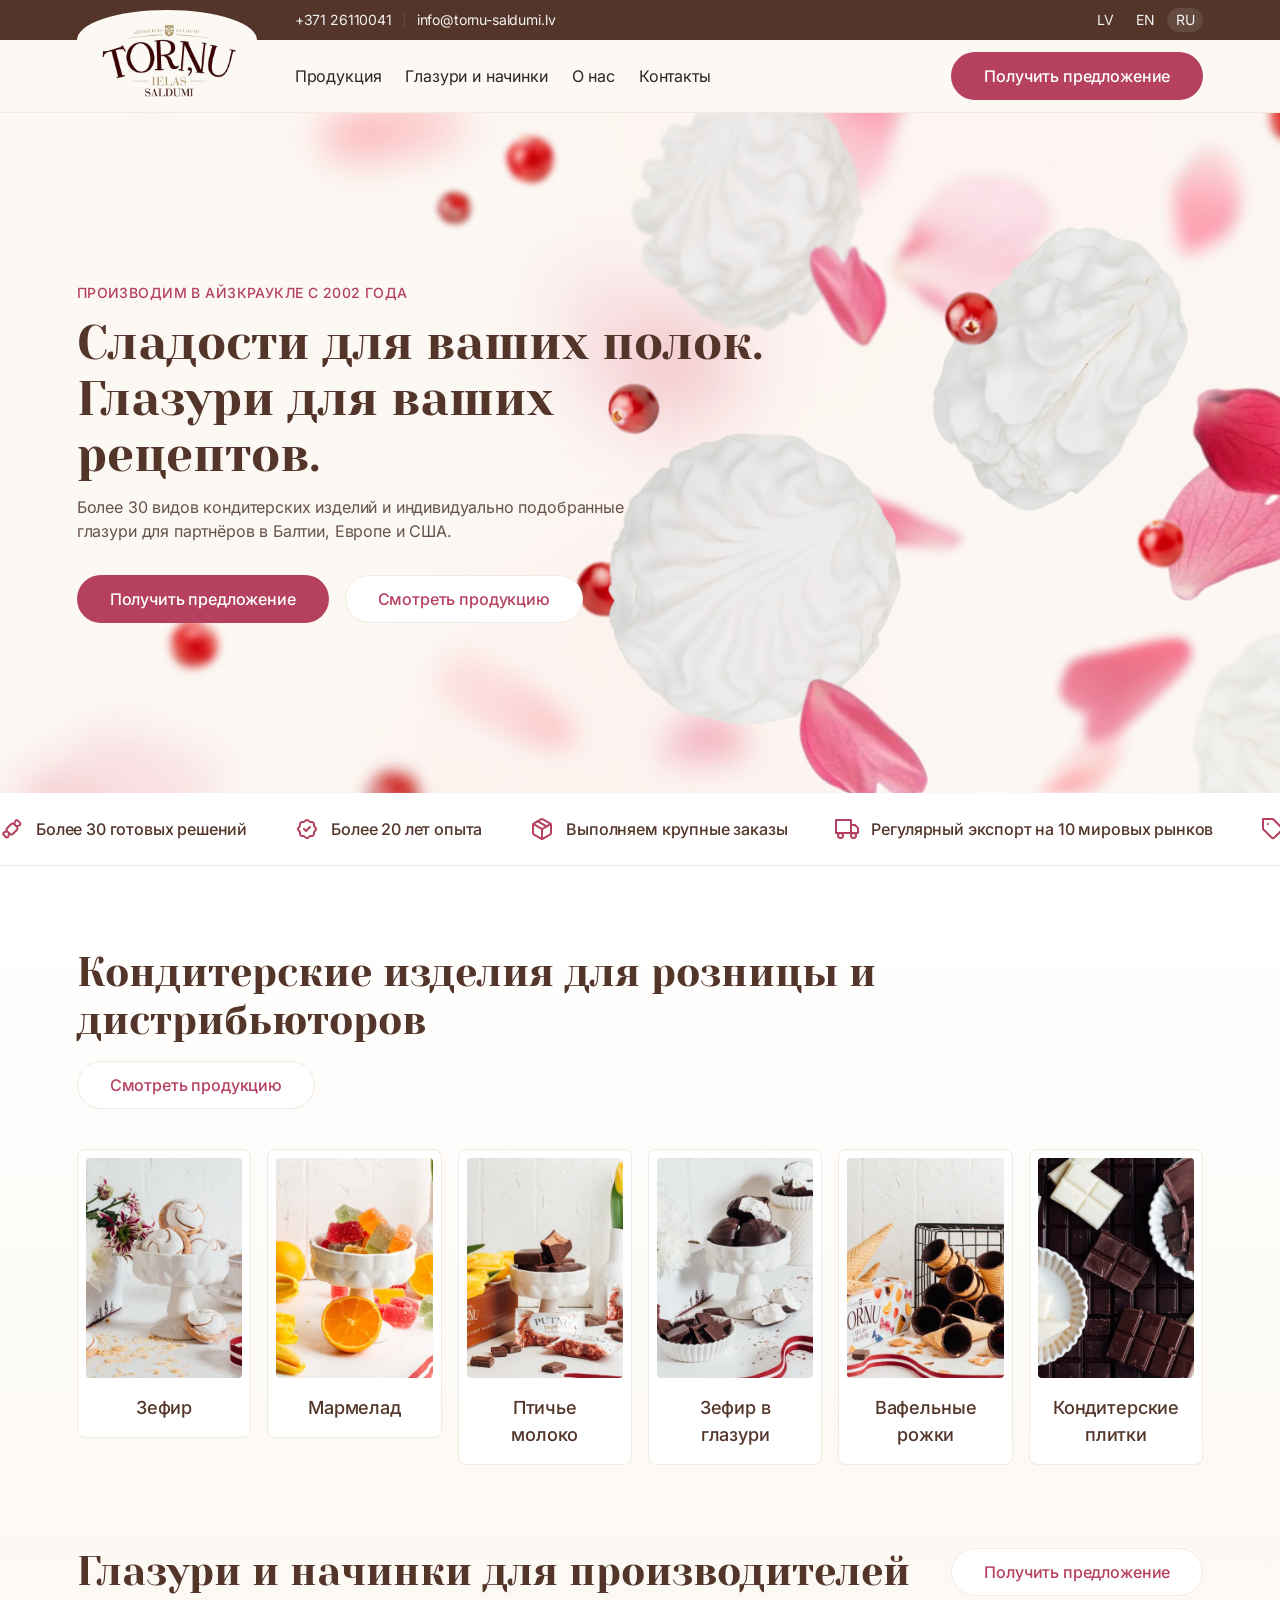
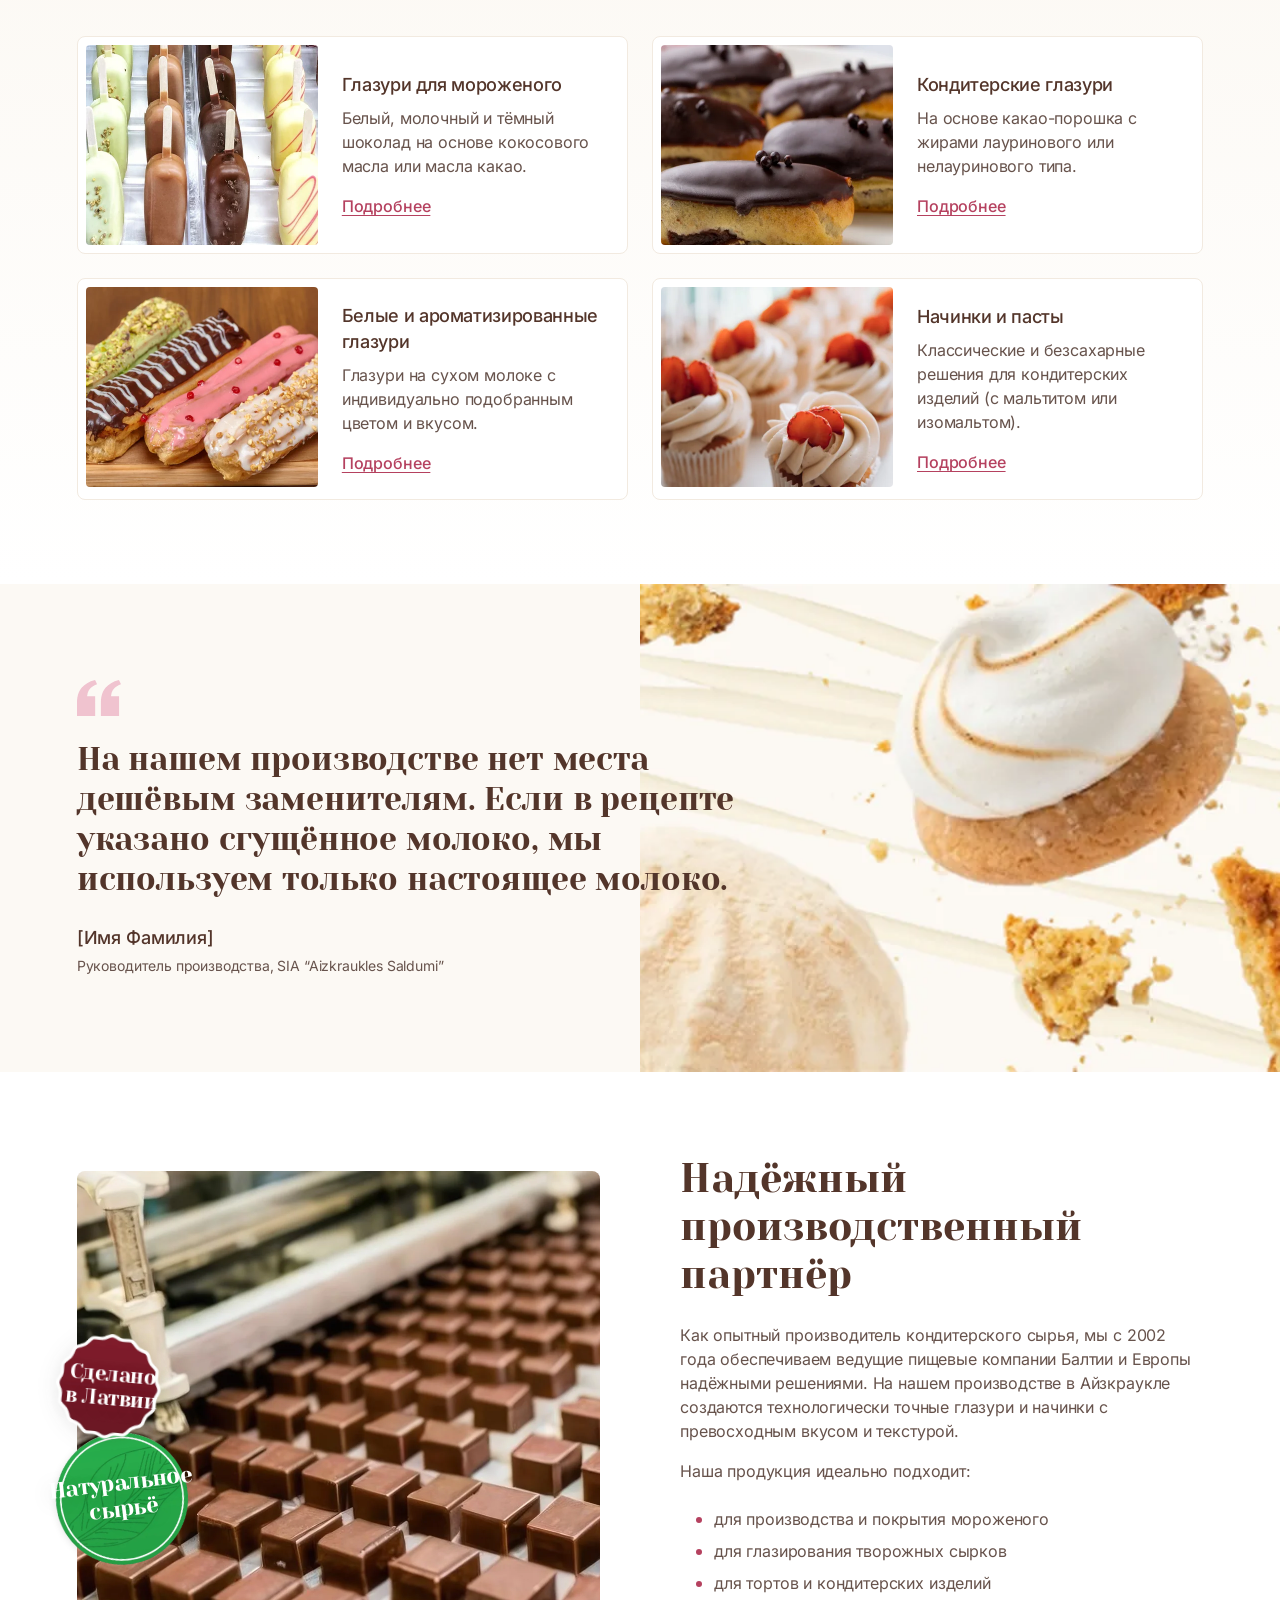
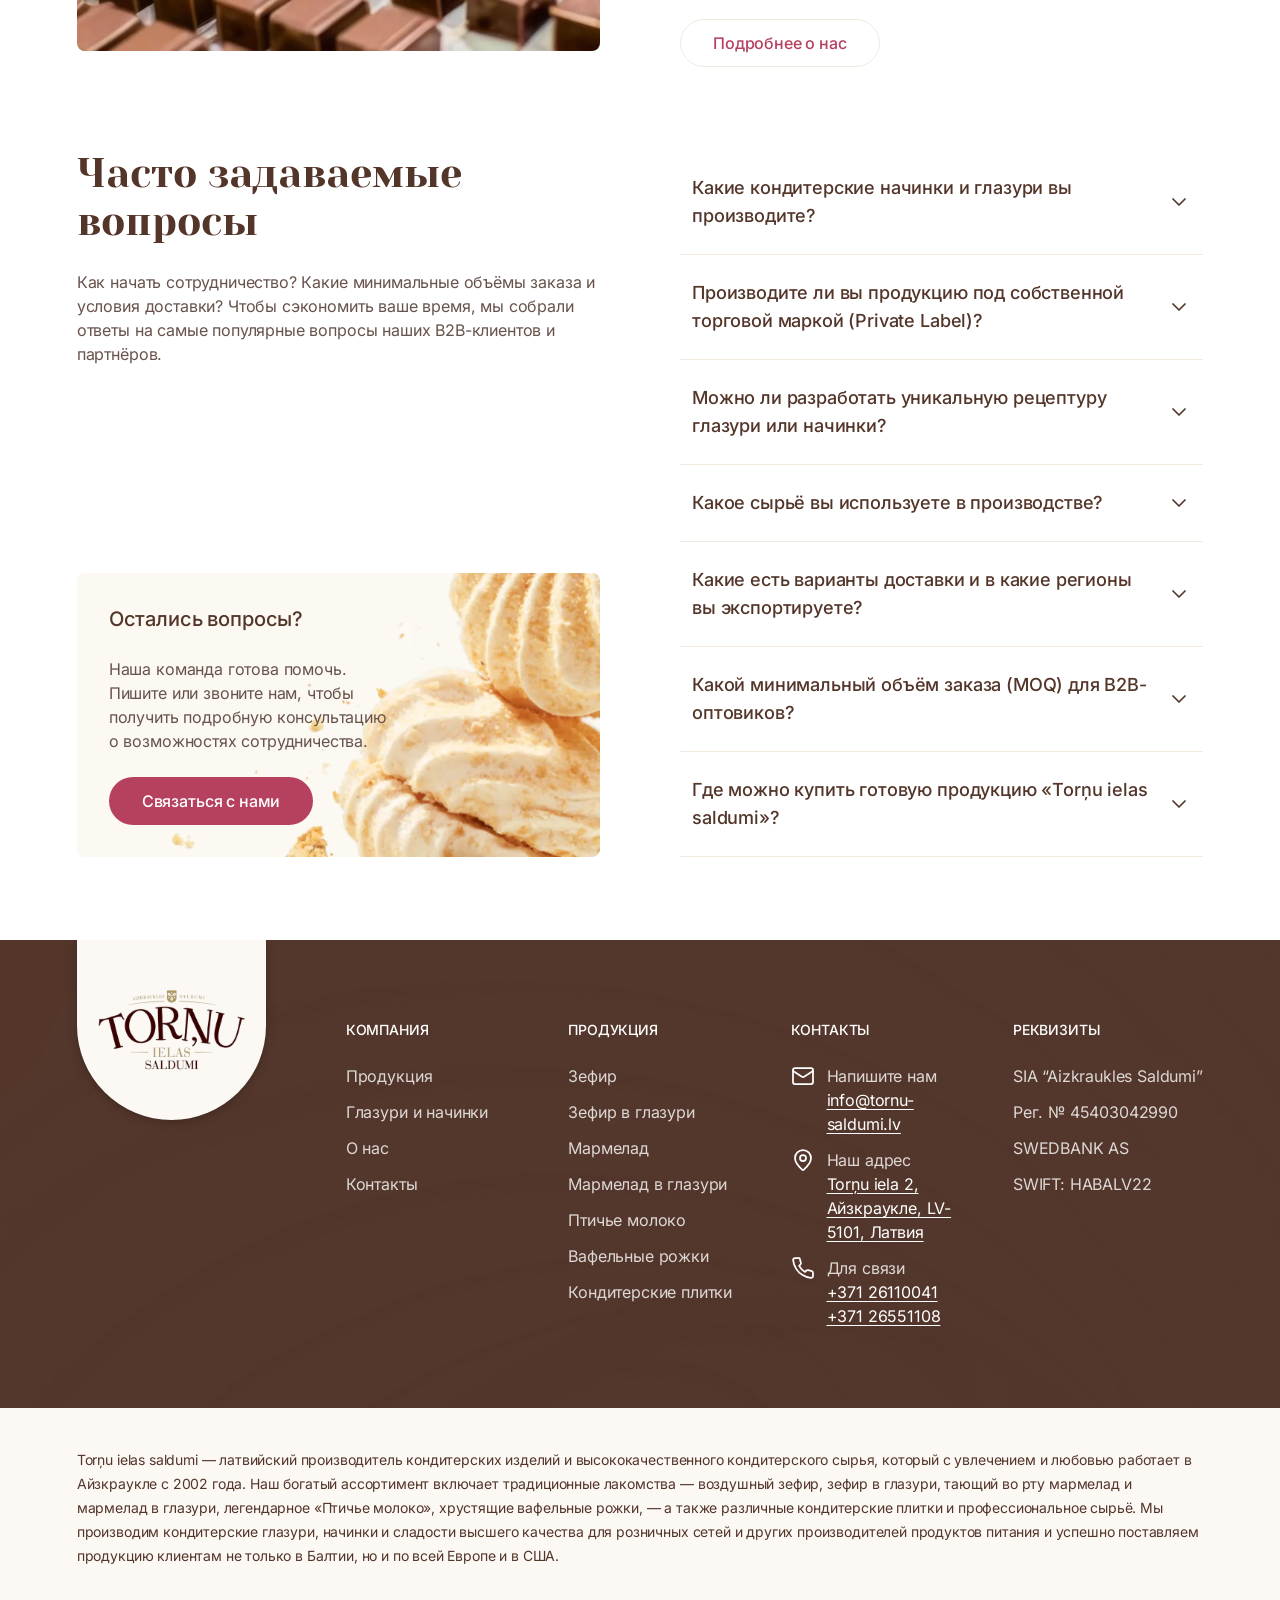
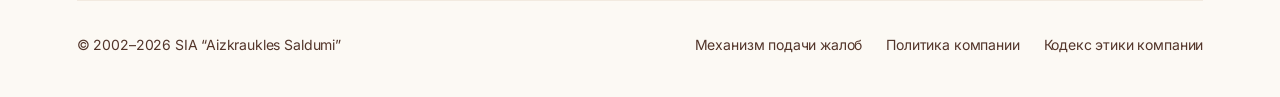
<file: ru/index.html>
<!DOCTYPE html>
<html lang="ru">
<head>
  <meta charset="utf-8">
  <meta name="viewport" content="width=device-width, initial-scale=1">
  <title>Torņu ielas saldumi — зефир, мармелад и глазури из Айзкраукле</title>
  <meta name="description" content="Производитель кондитерских изделий и глазурей в Айзкраукле с 2002 года. Более 30 видов продукции для розничных сетей, дистрибьюторов и производителей.">

  
    <meta name="robots" content="noindex, nofollow">
  
  
    <meta property="og:type" content="website">
  <meta property="og:site_name" content="Torņu ielas saldumi">
  <meta property="og:title" content="Torņu ielas saldumi — зефир, мармелад и глазури из Айзкраукле">
  <meta property="og:description" content="Производитель кондитерских изделий и глазурей в Айзкраукле с 2002 года. Более 30 видов продукции для розничных сетей, дистрибьюторов и производителей.">
  <meta property="og:locale" content="ru_RU">
        <meta property="og:locale:alternate" content="lv_LV">
            <meta property="og:locale:alternate" content="en_GB">
              
  <meta name="twitter:card" content="summary_large_image">

  <link rel="icon" type="image/png" href="../assets/img/favicon.png">
  
      <link rel="preload" href="../assets/fonts/inter-latin-400-normal.woff2" as="font" type="font/woff2" crossorigin>
    <link rel="preload" href="../assets/fonts/inter-latin-500-normal.woff2" as="font" type="font/woff2" crossorigin>
    <link rel="preload" href="../assets/fonts/yeseva-one-latin-400-normal.woff2" as="font" type="font/woff2" crossorigin>
    <link rel="preload" href="../assets/fonts/inter-cyrillic-400-normal.woff2" as="font" type="font/woff2" crossorigin>
    <link rel="preload" href="../assets/fonts/inter-cyrillic-500-normal.woff2" as="font" type="font/woff2" crossorigin>
    <link rel="preload" href="../assets/fonts/yeseva-one-cyrillic-400-normal.woff2" as="font" type="font/woff2" crossorigin>
    <link rel="stylesheet" href="../assets/css/fonts.css">
  <link rel="stylesheet" href="../assets/css/style.css">
  <script src="../assets/js/main.js" defer></script>
    
  <link rel="stylesheet" href="../assets/css/hero-parallax.css">
  <script>window.HERO_IMG_BASE = "../assets/img/hero/";</script>
  <script src="../assets/js/hero-layers.js" defer></script>
  <script src="../assets/js/hero-parallax.js" defer></script>
</head>
<body>
  <a class="skip-link" href="#main">Перейти к содержанию</a>

  <div class="site-header">
<div class="topbar">
  <div class="container topbar__inner">
    <div class="topbar__contacts">
      <a href="tel:+37126110041">+371 26110041</a>
      <span class="topbar__divider" aria-hidden="true"></span>
      <a href="mailto:info@tornu-saldumi.lv">info@tornu-saldumi.lv</a>
    </div>
    <nav class="lang-switch" aria-label="Язык">
              <a class="lang-switch__item" href="../lv/" hreflang="lv" lang="lv"
           >LV</a>
              <a class="lang-switch__item" href="../en/" hreflang="en" lang="en"
           >EN</a>
              <a class="lang-switch__item" href="../ru/" hreflang="ru" lang="ru"
            aria-current="true" >RU</a>
          </nav>
  </div>
</div>

<header class="header">
  <div class="container header__inner">
    <a class="logo" href="../ru/">
      <img src="../assets/img/logo.webp" width="197" height="110" alt="Torņu ielas saldumi — на главную">
    </a>
    <nav class="nav" aria-label="Главное меню">
      <ul class="nav__list">
                  <li>
            <a class="is-locked nav__link" aria-disabled="true">Продукция</a>
          </li>
                  <li>
            <a class="is-locked nav__link" aria-disabled="true">Глазури и начинки</a>
          </li>
                  <li>
            <a class="nav__link" href="../ru/about/"
               >О нас</a>
          </li>
                  <li>
            <a class="is-locked nav__link" aria-disabled="true">Контакты</a>
          </li>
              </ul>
    </nav>
    <a class="is-locked btn btn--primary header__cta" aria-disabled="true">Получить предложение</a>
    <button class="menu-toggle" type="button" aria-controls="mobile-nav" aria-expanded="false" data-menu-open>
      <svg class="icon" aria-hidden="true" focusable="false"><use href="../assets/img/icons.svg#menu"></use></svg>
<span class="visually-hidden">Открыть меню</span>
    </button>
  </div>
</header>
</div>

<div class="mobile-nav" id="mobile-nav">
  <div class="mobile-nav__top">
    <img src="../assets/img/logo.webp" width="120" height="67" alt="">
    <button class="menu-toggle" type="button" data-menu-close>
      <svg class="icon" aria-hidden="true" focusable="false"><use href="../assets/img/icons.svg#x"></use></svg>
<span class="visually-hidden">Закрыть меню</span>
    </button>
  </div>
  <ul class="mobile-nav__list">
          <li><a class="is-locked mobile-nav__link" aria-disabled="true">Продукция</a></li>
          <li><a class="is-locked mobile-nav__link" aria-disabled="true">Глазури и начинки</a></li>
          <li><a class="mobile-nav__link" href="../ru/about/">О нас</a></li>
          <li><a class="is-locked mobile-nav__link" aria-disabled="true">Контакты</a></li>
      </ul>
  <a class="is-locked btn btn--primary" aria-disabled="true">Получить предложение</a>
  <div class="mobile-nav__contacts">
    <a href="tel:+37126110041">+371 26110041</a>
    <a href="mailto:info@tornu-saldumi.lv">info@tornu-saldumi.lv</a>
  </div>
</div>

  <main id="main">
    

<section class="hero">
  <img class="hero-backdrop" src="../assets/img/hero/backdrop.webp" alt="" aria-hidden="true">
  
  <div class="hp-decor" id="hero-decor" aria-hidden="true"></div>
  <div class="container hero__inner">
    <div class="hero__content">
      <div class="hero__text">
        <p class="eyebrow">Производим в Айзкраукле с 2002 года</p>
        <h1 class="hero__title">Сладости для ваших полок. Глазури для ваших рецептов.</h1>
        <p class="hero__lead">Более 30 видов кондитерских изделий и индивидуально подобранные глазури для партнёров в Балтии, Европе и США.</p>
      </div>
      <div class="hero__actions">
        <a class="is-locked btn btn--primary" aria-disabled="true">Получить предложение</a>
        <a class="is-locked btn btn--secondary" aria-disabled="true">Смотреть продукцию</a>
      </div>
    </div>
  </div>
</section>

<section class="features" aria-label="Наши преимущества">
  
  <div class="features__track">
          <ul class="features__list" >
                  <li class="features__item"><svg class="icon" aria-hidden="true" focusable="false"><use href="../assets/img/icons.svg#candy"></use></svg>
Более 30 готовых решений</li>
                  <li class="features__item"><svg class="icon" aria-hidden="true" focusable="false"><use href="../assets/img/icons.svg#discount-check"></use></svg>
Более 20 лет опыта</li>
                  <li class="features__item"><svg class="icon" aria-hidden="true" focusable="false"><use href="../assets/img/icons.svg#package"></use></svg>
Выполняем крупные заказы</li>
                  <li class="features__item"><svg class="icon" aria-hidden="true" focusable="false"><use href="../assets/img/icons.svg#truck"></use></svg>
Регулярный экспорт на 10 мировых рынков</li>
                  <li class="features__item"><svg class="icon" aria-hidden="true" focusable="false"><use href="../assets/img/icons.svg#tag"></use></svg>
Собственная торговая марка с вашим дизайном</li>
                  <li class="features__item"><svg class="icon" aria-hidden="true" focusable="false"><use href="../assets/img/icons.svg#star"></use></svg>
Бесплатные образцы для производителей</li>
              </ul>
          <ul class="features__list"  aria-hidden="true" >
                  <li class="features__item"><svg class="icon" aria-hidden="true" focusable="false"><use href="../assets/img/icons.svg#candy"></use></svg>
Более 30 готовых решений</li>
                  <li class="features__item"><svg class="icon" aria-hidden="true" focusable="false"><use href="../assets/img/icons.svg#discount-check"></use></svg>
Более 20 лет опыта</li>
                  <li class="features__item"><svg class="icon" aria-hidden="true" focusable="false"><use href="../assets/img/icons.svg#package"></use></svg>
Выполняем крупные заказы</li>
                  <li class="features__item"><svg class="icon" aria-hidden="true" focusable="false"><use href="../assets/img/icons.svg#truck"></use></svg>
Регулярный экспорт на 10 мировых рынков</li>
                  <li class="features__item"><svg class="icon" aria-hidden="true" focusable="false"><use href="../assets/img/icons.svg#tag"></use></svg>
Собственная торговая марка с вашим дизайном</li>
                  <li class="features__item"><svg class="icon" aria-hidden="true" focusable="false"><use href="../assets/img/icons.svg#star"></use></svg>
Бесплатные образцы для производителей</li>
              </ul>
      </div>
</section>

<section class="section section--fade-down" aria-labelledby="categories-title">
  <div class="container">
    <div class="section__head">
      <h2 id="categories-title">Кондитерские изделия для розницы и дистрибьюторов</h2>
      <a class="is-locked btn btn--secondary" aria-disabled="true">Смотреть продукцию</a>
    </div>
    <ul class="category-grid">
              <li>
          <a class="is-locked card category-card" aria-disabled="true">
            <img class="category-card__img" src="../assets/img/products/zozefina-smilsu-cepums-card.webp" width="232" height="220" alt="" loading="lazy">
            <span class="category-card__name">Зефир</span>
          </a>
        </li>
              <li>
          <a class="is-locked card category-card" aria-disabled="true">
            <img class="category-card__img" src="../assets/img/products/marmelades-asorti-card.webp" width="232" height="220" alt="" loading="lazy">
            <span class="category-card__name">Мармелад</span>
          </a>
        </li>
              <li>
          <a class="is-locked card category-card" aria-disabled="true">
            <img class="category-card__img" src="../assets/img/products/putna-piens-kakao-card.webp" width="232" height="220" alt="" loading="lazy">
            <span class="category-card__name">Птичье молоко</span>
          </a>
        </li>
              <li>
          <a class="is-locked card category-card" aria-disabled="true">
            <img class="category-card__img" src="../assets/img/products/vanilas-zefirs-glazura-card.webp" width="232" height="220" alt="" loading="lazy">
            <span class="category-card__name">Зефир в глазури</span>
          </a>
        </li>
              <li>
          <a class="is-locked card category-card" aria-disabled="true">
            <img class="category-card__img" src="../assets/img/products/konusi-kakao-card.webp" width="232" height="220" alt="" loading="lazy">
            <span class="category-card__name">Вафельные рожки</span>
          </a>
        </li>
              <li>
          <a class="is-locked card category-card" aria-disabled="true">
            <img class="category-card__img" src="../assets/img/products/saldas-tafelites-card.webp" width="232" height="220" alt="" loading="lazy">
            <span class="category-card__name">Кондитерские плитки</span>
          </a>
        </li>
          </ul>
  </div>
</section>

<section class="section section--fade-up section--flush-top" aria-labelledby="glazes-title">
  <div class="container">
    <div class="section__head">
      <h2 id="glazes-title">Глазури и начинки для производителей</h2>
      <a class="is-locked btn btn--secondary" aria-disabled="true">Получить предложение</a>
    </div>
    <div class="glaze-grid">
              <article class="card glaze-card">
          <img class="glaze-card__img" src="../assets/img/design/glaze-ice-cream.webp" width="232" height="200" alt="Глазури для мороженого" loading="lazy">
          <div class="glaze-card__body">
            <div class="glaze-card__text">
              <h3>Глазури для мороженого</h3>
              <p>Белый, молочный и тёмный шоколад на основе кокосового масла или масла какао.</p>
            </div>
            <a class="is-locked link" aria-disabled="true">Подробнее<span class="visually-hidden">: Глазури для мороженого</span></a>
          </div>
        </article>
              <article class="card glaze-card">
          <img class="glaze-card__img" src="../assets/img/design/glaze-confectionery.webp" width="232" height="200" alt="Кондитерские глазури" loading="lazy">
          <div class="glaze-card__body">
            <div class="glaze-card__text">
              <h3>Кондитерские глазури</h3>
              <p>На основе какао-порошка с жирами лауринового или нелауринового типа.</p>
            </div>
            <a class="is-locked link" aria-disabled="true">Подробнее<span class="visually-hidden">: Кондитерские глазури</span></a>
          </div>
        </article>
              <article class="card glaze-card">
          <img class="glaze-card__img" src="../assets/img/design/glaze-white.webp" width="232" height="200" alt="Белые и ароматизированные глазури" loading="lazy">
          <div class="glaze-card__body">
            <div class="glaze-card__text">
              <h3>Белые и ароматизированные глазури</h3>
              <p>Глазури на сухом молоке с индивидуально подобранным цветом и вкусом.</p>
            </div>
            <a class="is-locked link" aria-disabled="true">Подробнее<span class="visually-hidden">: Белые и ароматизированные глазури</span></a>
          </div>
        </article>
              <article class="card glaze-card">
          <img class="glaze-card__img" src="../assets/img/design/glaze-fillings.webp" width="232" height="200" alt="Начинки и пасты" loading="lazy">
          <div class="glaze-card__body">
            <div class="glaze-card__text">
              <h3>Начинки и пасты</h3>
              <p>Классические и безсахарные решения для кондитерских изделий (с мальтитом или изомальтом).</p>
            </div>
            <a class="is-locked link" aria-disabled="true">Подробнее<span class="visually-hidden">: Начинки и пасты</span></a>
          </div>
        </article>
          </div>
  </div>
</section>

<section class="quote" aria-label="Цитата">
  <div class="quote__visual"  aria-hidden="true"></div>
  <div class="container quote__inner">
    <figure class="quote__body">
      <svg class="quote__icon" aria-hidden="true" focusable="false"><use href="../assets/img/icons.svg#quote"></use></svg>
      <blockquote class="quote__text">
        <p>На нашем производстве нет места дешёвым заменителям. Если в рецепте указано сгущённое молоко, мы используем только настоящее молоко.</p>
      </blockquote>
      <figcaption class="quote__author">
        <span class="quote__name">[Имя Фамилия]</span>
        <span class="quote__role">Руководитель производства, SIA “Aizkraukles Saldumi”</span>
      </figcaption>
    </figure>
  </div>
</section>

<section class="section section--flush-bottom" aria-labelledby="about-title">
  <div class="container split">
    <div class="split__media about-media">
      <img src="../assets/img/design/about-factory.webp" width="1364" height="899" loading="lazy" alt="Линия производства шоколадных конфет">
      
      <span class="sticker sticker--made">Сделано в Латвии</span>
      <span class="sticker sticker--natural">Натуральное сырьё</span>
    </div>
    <div class="split__text">
      <h2 id="about-title">Надёжный производственный партнёр</h2>
      <div>
        <p>Как опытный производитель кондитерского сырья, мы с 2002 года обеспечиваем ведущие пищевые компании Балтии и Европы надёжными решениями. На нашем производстве в Айзкраукле создаются технологически точные глазури и начинки с превосходным вкусом и текстурой.</p>
        <p>Наша продукция идеально подходит:</p>
      </div>
      <ul class="dot-list">
                  <li>для производства и покрытия мороженого</li>
                  <li>для глазирования творожных сырков</li>
                  <li>для тортов и кондитерских изделий</li>
              </ul>
      <a class="btn btn--secondary" href="../ru/about/">Подробнее о нас</a>
    </div>
  </div>
</section>

<section class="section" aria-labelledby="faq-title">
  <div class="container faq">
    <div class="faq__intro">
      <div class="faq__intro-text">
        <h2 id="faq-title">Часто задаваемые вопросы</h2>
        <p>Как начать сотрудничество? Какие минимальные объёмы заказа и условия доставки? Чтобы сэкономить ваше время, мы собрали ответы на самые популярные вопросы наших B2B-клиентов и партнёров.</p>
      </div>
      <div class="faq-cta">
        <p class="faq-cta__title">Остались вопросы?</p>
        <p>Наша команда готова помочь. Пишите или звоните нам, чтобы получить подробную консультацию о возможностях сотрудничества.</p>
        <a class="is-locked btn btn--primary" aria-disabled="true">Связаться с нами</a>
      </div>
    </div>
    <div class="accordion">
      
              <details class="accordion__item">
          <summary class="accordion__question">Какие кондитерские начинки и глазури вы производите?<svg class="icon" aria-hidden="true" focusable="false"><use href="../assets/img/icons.svg#chevron-down"></use></svg>
</summary>
          <p class="accordion__answer">Мы производим кондитерские глазури на какао-порошке, белые и ароматизированные глазури, глазури для мороженого, а также кондитерские начинки и пасты. Есть и решения без сахара — с мальтитом или изомальтом.</p>
        </details>
              <details class="accordion__item">
          <summary class="accordion__question">Производите ли вы продукцию под собственной торговой маркой (Private Label)?<svg class="icon" aria-hidden="true" focusable="false"><use href="../assets/img/icons.svg#chevron-down"></use></svg>
</summary>
          <p class="accordion__answer">Да, производство под собственной торговой маркой (Private Label) — одно из наших основных направлений. Мы предлагаем сотрудничество полного цикла — от идеи до готового продукта, помогая пищевым компаниям расширять ассортимент качественной продукцией под их собственным брендом.</p>
        </details>
              <details class="accordion__item">
          <summary class="accordion__question">Можно ли разработать уникальную рецептуру глазури или начинки?<svg class="icon" aria-hidden="true" focusable="false"><use href="../assets/img/icons.svg#chevron-down"></use></svg>
</summary>
          <p class="accordion__answer">Да. Мы адаптируем глазури и начинки для каждого клиента индивидуально — по содержанию какао-порошка и сахара, органолептическим показателям, цвету и вкусу.</p>
        </details>
              <details class="accordion__item">
          <summary class="accordion__question">Какое сырьё вы используете в производстве?<svg class="icon" aria-hidden="true" focusable="false"><use href="../assets/img/icons.svg#chevron-down"></use></svg>
</summary>
          <p class="accordion__answer">Только высококачественное сырьё: заменители масла какао из Индонезии, Малайзии и Европы, натуральные ингредиенты и качественный пектин, настоящее сливочное масло и сгущённое молоко.</p>
        </details>
              <details class="accordion__item">
          <summary class="accordion__question">Какие есть варианты доставки и в какие регионы вы экспортируете?<svg class="icon" aria-hidden="true" focusable="false"><use href="../assets/img/icons.svg#chevron-down"></use></svg>
</summary>
          <p class="accordion__answer">Мы поставляем продукцию клиентам в Латвии, Литве и Эстонии, а также экспортируем в другие страны Европы и в США. Условия доставки согласовываем для каждого заказа.</p>
        </details>
              <details class="accordion__item">
          <summary class="accordion__question">Какой минимальный объём заказа (MOQ) для B2B-оптовиков?<svg class="icon" aria-hidden="true" focusable="false"><use href="../assets/img/icons.svg#chevron-down"></use></svg>
</summary>
          <p class="accordion__answer">Минимальный объём зависит от продукта и вида упаковки. Свяжитесь с нами, и мы подготовим предложение под ваши задачи.</p>
        </details>
              <details class="accordion__item">
          <summary class="accordion__question">Где можно купить готовую продукцию «Torņu ielas saldumi»?<svg class="icon" aria-hidden="true" focusable="false"><use href="../assets/img/icons.svg#chevron-down"></use></svg>
</summary>
          <p class="accordion__answer">Наша продукция доступна у партнёров и дистрибьюторов в Балтии. Чтобы узнать ближайшую точку продаж, напишите нам на info@tornu-saldumi.lv.</p>
        </details>
          </div>
  </div>
</section>
  </main>

  <footer class="footer">
  <div class="footer__main">
    
    <div class="footer__overlay" aria-hidden="true"><div><img src="../assets/img/design/footer-overlay.webp" alt="" loading="lazy"></div></div>
    <div class="container footer__grid">
      <a class="footer__logo" href="../ru/">
        <img src="../assets/img/logo.webp" width="149" height="84" alt="Torņu ielas saldumi">
      </a>
      <div class="footer__cols">
        <div>
          <p class="footer__title">Компания</p>
          <ul class="footer__links">
            <li><a class="is-locked"  aria-disabled="true">Продукция</a></li>
            <li><a class="is-locked"  aria-disabled="true">Глазури и начинки</a></li>
            <li><a href="../ru/about/">О нас</a></li>
            <li><a class="is-locked"  aria-disabled="true">Контакты</a></li>
          </ul>
        </div>
        <div>
          <p class="footer__title">Продукция</p>
          <ul class="footer__links">
            
                          <li><a class="is-locked"  aria-disabled="true">Зефир</a></li>
                          <li><a class="is-locked"  aria-disabled="true">Зефир в глазури</a></li>
                          <li><a class="is-locked"  aria-disabled="true">Мармелад</a></li>
                          <li><a class="is-locked"  aria-disabled="true">Мармелад в глазури</a></li>
                          <li><a class="is-locked"  aria-disabled="true">Птичье молоко</a></li>
                          <li><a class="is-locked"  aria-disabled="true">Вафельные рожки</a></li>
                          <li><a class="is-locked"  aria-disabled="true">Кондитерские плитки</a></li>
                      </ul>
        </div>
        <div>
          <p class="footer__title">Контакты</p>
          <div class="footer__contact">
            <div class="footer__contact-item">
              <svg class="icon" aria-hidden="true" focusable="false"><use href="../assets/img/icons.svg#mail"></use></svg>
              <div>Напишите нам<a href="mailto:info@tornu-saldumi.lv">info@tornu-saldumi.lv</a></div>
            </div>
            <div class="footer__contact-item">
              <svg class="icon" aria-hidden="true" focusable="false"><use href="../assets/img/icons.svg#map-pin"></use></svg>
              <div>Наш адрес<a href="https://maps.google.com/?q=Torņu+iela+2,+Aizkraukle" target="_blank" rel="noopener">Torņu iela 2, Айзкраукле, LV-5101, Латвия</a></div>
            </div>
            <div class="footer__contact-item">
              <svg class="icon" aria-hidden="true" focusable="false"><use href="../assets/img/icons.svg#phone"></use></svg>
              <div>Для связи<a href="tel:+37126110041">+371 26110041</a><a href="tel:+37126551108">+371 26551108</a></div>
            </div>
          </div>
        </div>
        <div>
          <p class="footer__title">Реквизиты</p>
          <ul class="footer__links">
            <li>SIA “Aizkraukles Saldumi”</li>
            <li>Рег. № 45403042990</li>
            <li>SWEDBANK AS</li>
            <li>SWIFT: HABALV22</li>
          </ul>
        </div>
      </div>
    </div>
  </div>
  <div class="footer__bottom">
    <div class="container">
      <p class="footer__about">Torņu ielas saldumi — латвийский производитель кондитерских изделий и высококачественного кондитерского сырья, который с увлечением и любовью работает в Айзкраукле с 2002 года. Наш богатый ассортимент включает традиционные лакомства — воздушный зефир, зефир в глазури, тающий во рту мармелад и мармелад в глазури, легендарное «Птичье молоко», хрустящие вафельные рожки, — а также различные кондитерские плитки и профессиональное сырьё. Мы производим кондитерские глазури, начинки и сладости высшего качества для розничных сетей и других производителей продуктов питания и успешно поставляем продукцию клиентам не только в Балтии, но и по всей Европе и в США.</p>
      <div class="footer__legal">
        <p>© 2002–2026 SIA “Aizkraukles Saldumi”</p>
        <ul class="footer__policies">
          <li><a class="is-locked"  aria-disabled="true">Механизм подачи жалоб</a></li>
          <li><a href="../policy.pdf" target="_blank" rel="noopener">Политика компании</a></li>
          <li><a href="../codeofconduct.pdf" target="_blank" rel="noopener">Кодекс этики компании</a></li>
        </ul>
      </div>
    </div>
  </div>
</footer>

  </body>
</html>
</file>
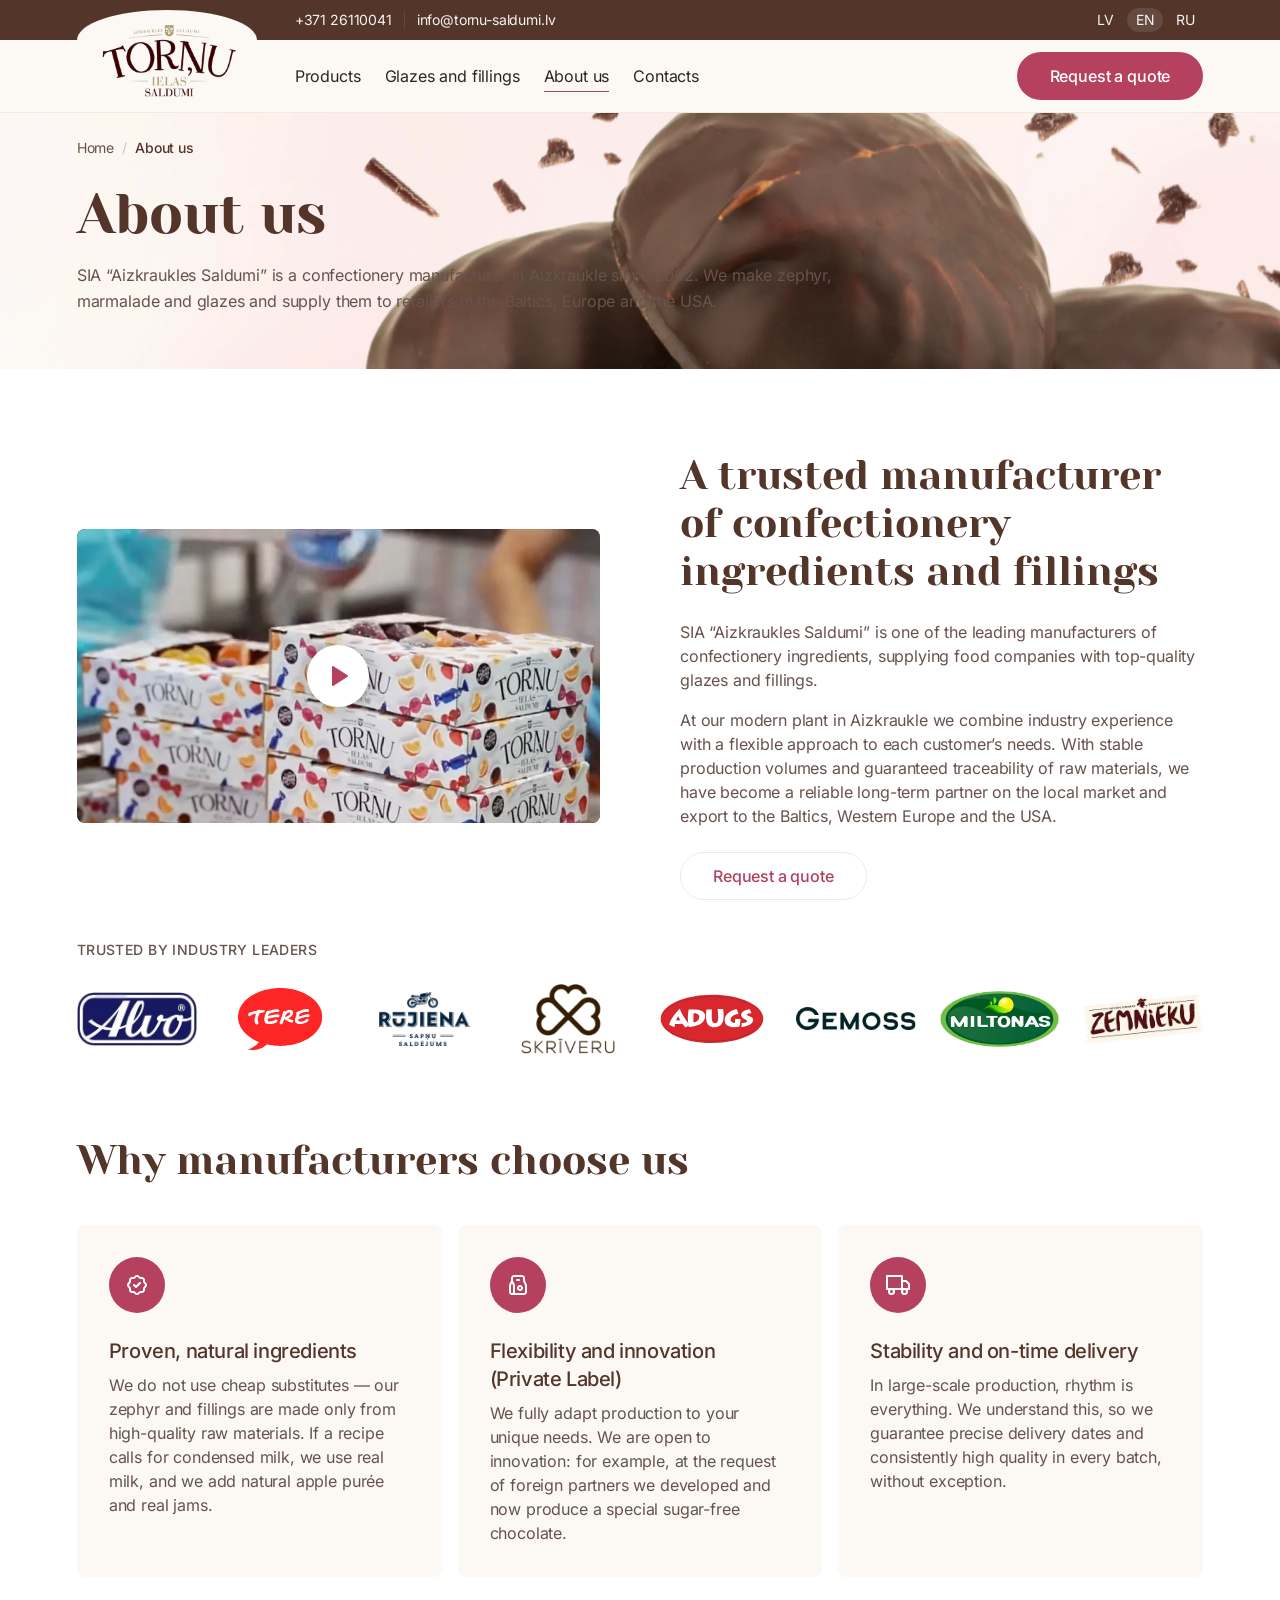
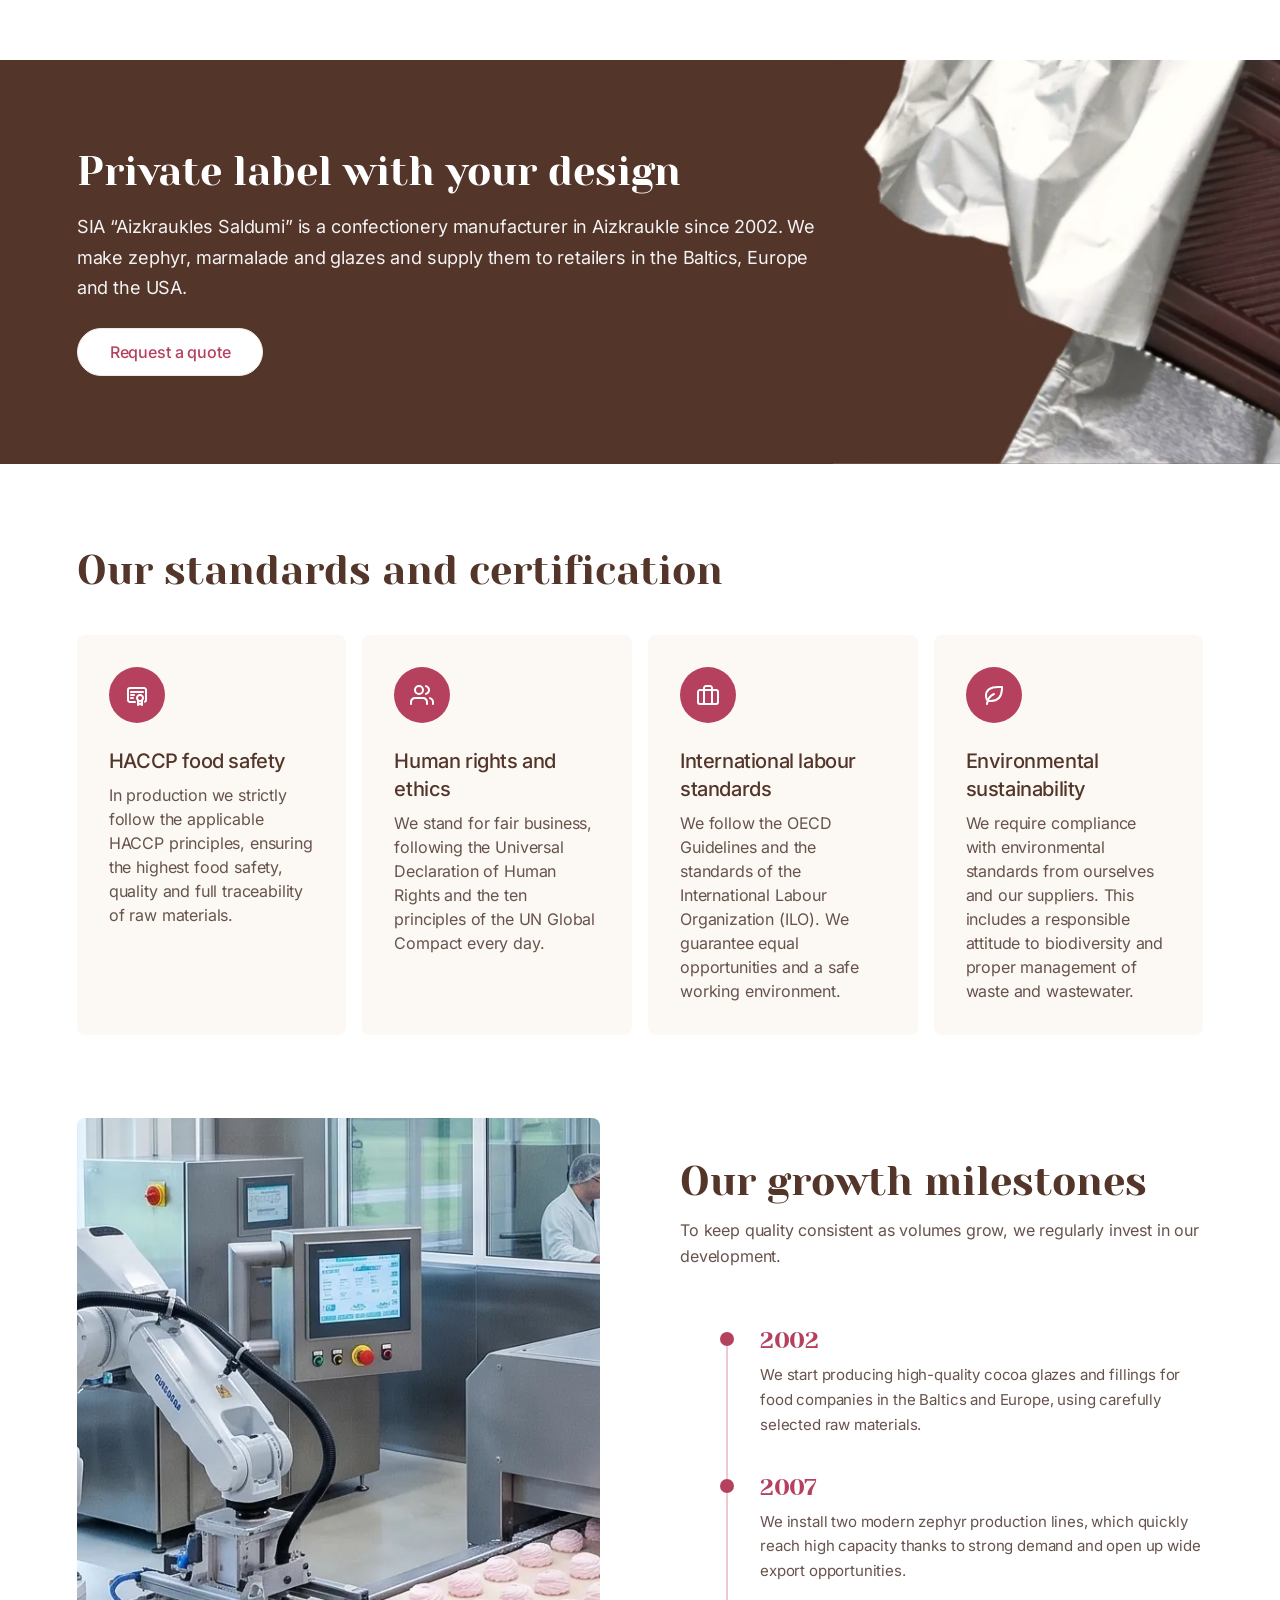
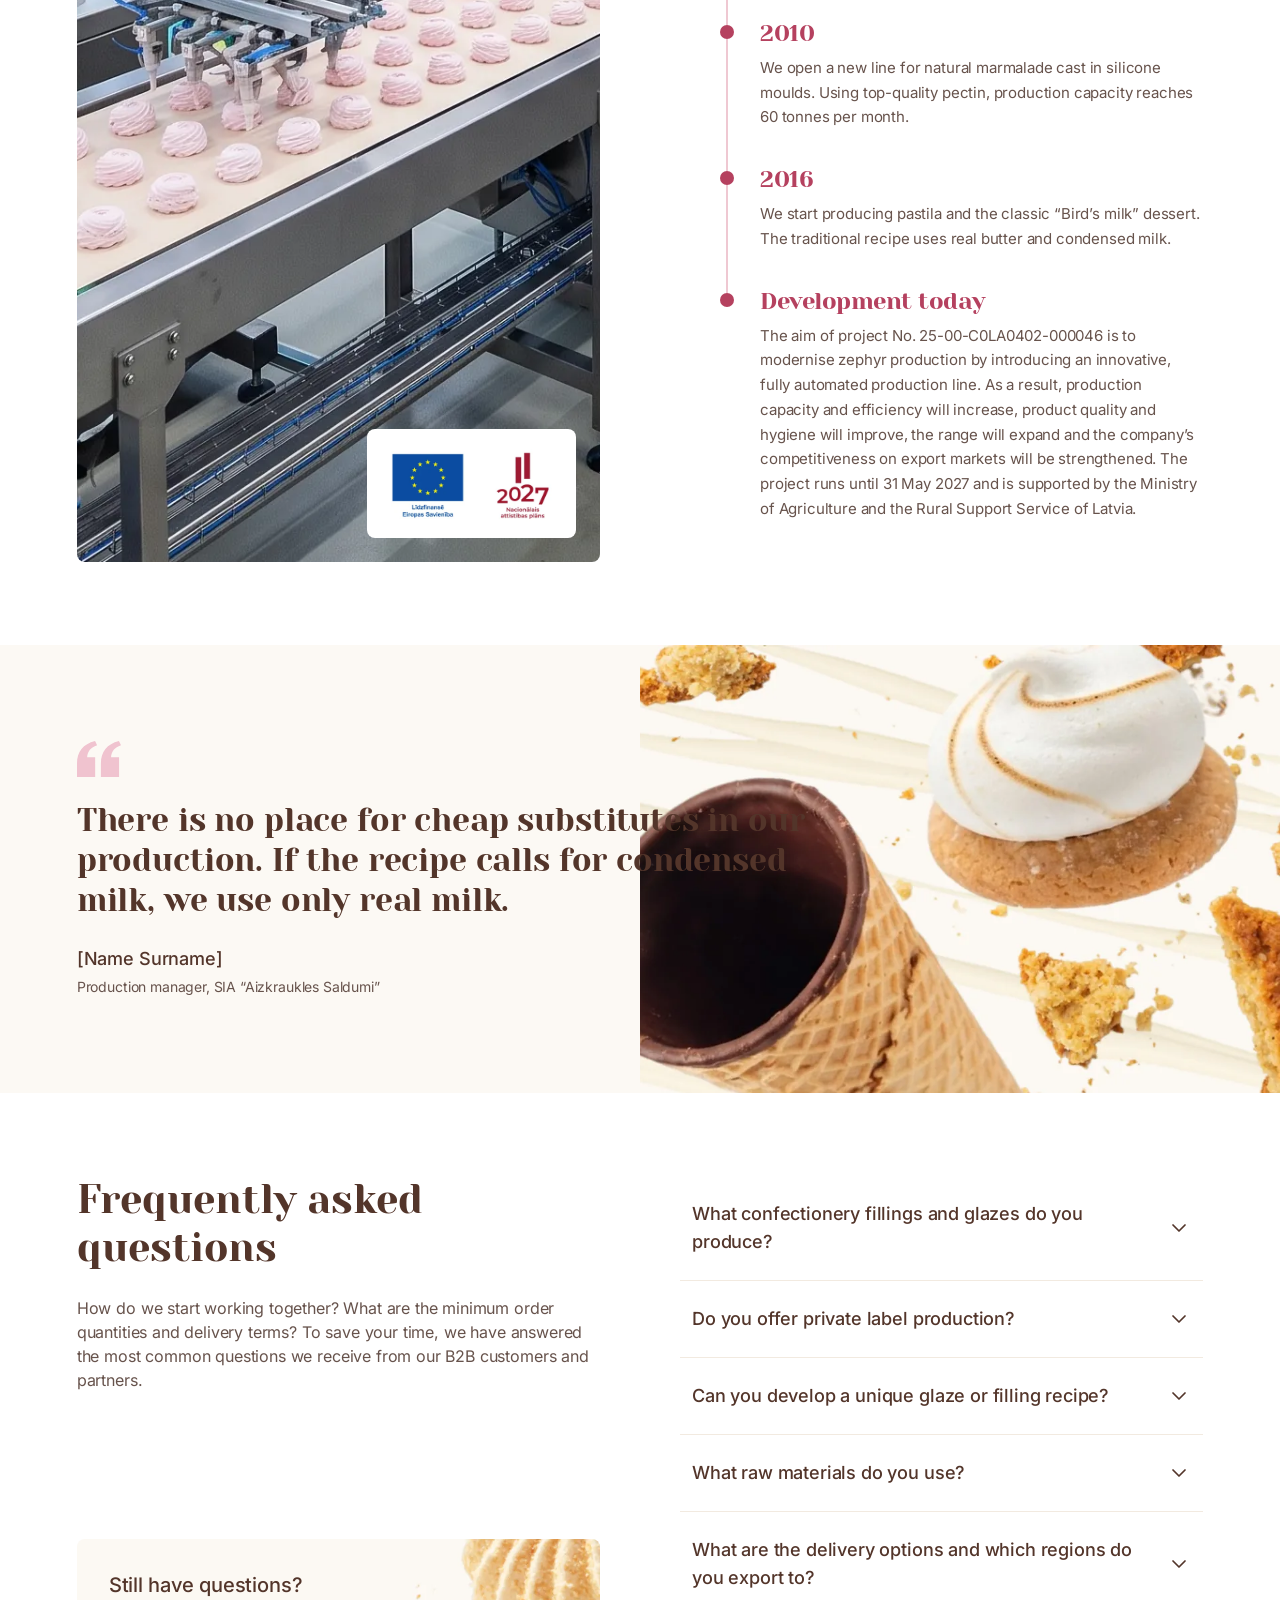
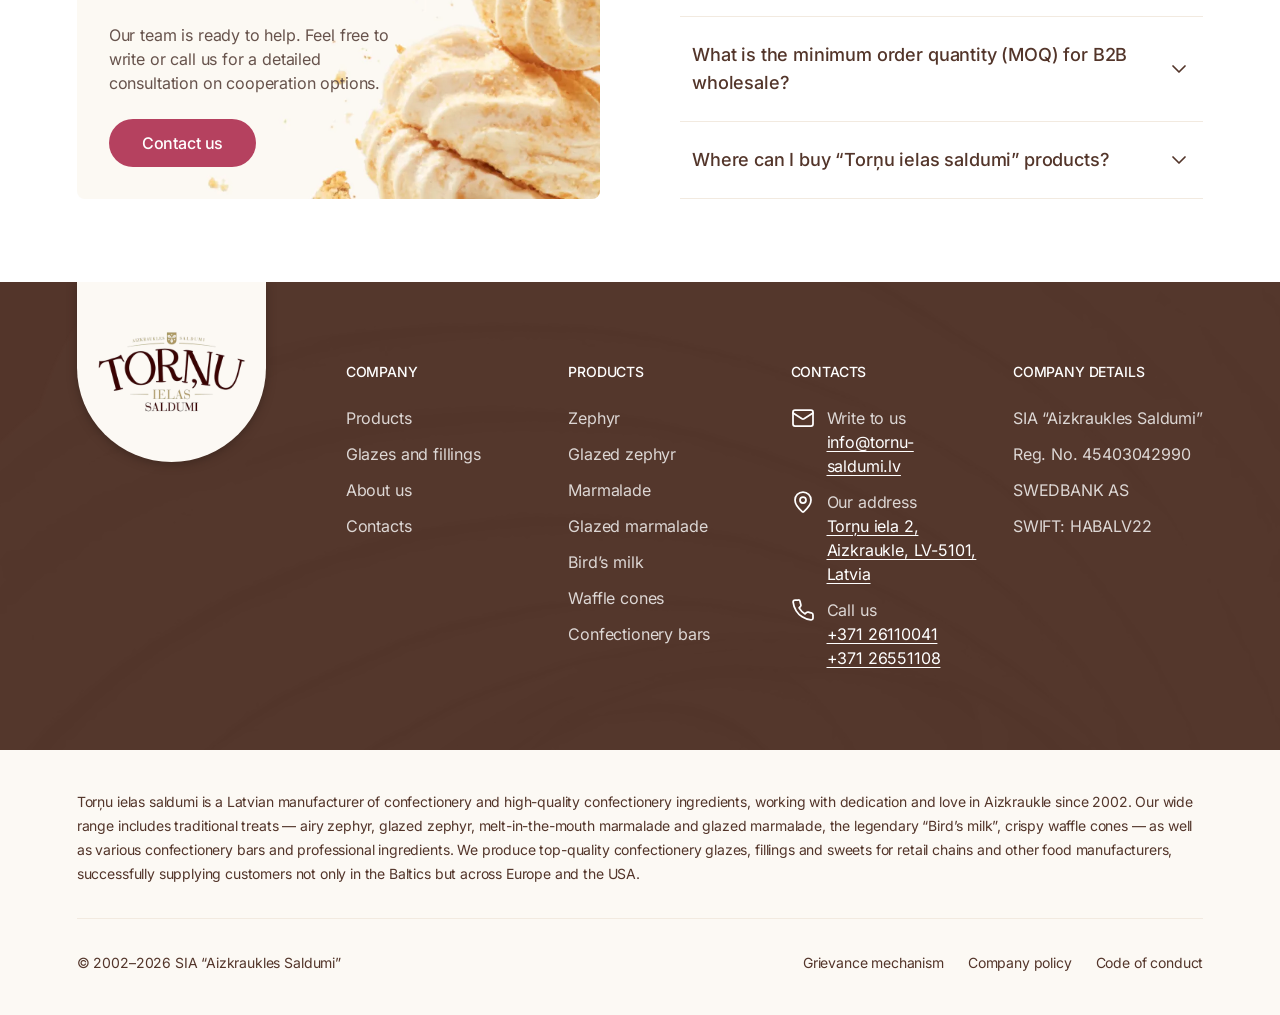
<file: en/about/index.html>
<!DOCTYPE html>
<html lang="en">
<head>
  <meta charset="utf-8">
  <meta name="viewport" content="width=device-width, initial-scale=1">
  <title>About us — confectionery manufacturer in Aizkraukle since 2002 | Torņu ielas saldumi</title>
  <meta name="description" content="SIA “Aizkraukles Saldumi” is a confectionery manufacturer in Aizkraukle, Latvia, since 2002. Zephyr, marmalade and glazes for retailers in the Baltics, Europe and the USA.">

  
    <meta name="robots" content="noindex, nofollow">
  
  
    <meta property="og:type" content="website">
  <meta property="og:site_name" content="Torņu ielas saldumi">
  <meta property="og:title" content="About us — confectionery manufacturer in Aizkraukle since 2002 | Torņu ielas saldumi">
  <meta property="og:description" content="SIA “Aizkraukles Saldumi” is a confectionery manufacturer in Aizkraukle, Latvia, since 2002. Zephyr, marmalade and glazes for retailers in the Baltics, Europe and the USA.">
  <meta property="og:locale" content="en_GB">
        <meta property="og:locale:alternate" content="lv_LV">
                  <meta property="og:locale:alternate" content="ru_RU">
        
  <meta name="twitter:card" content="summary_large_image">

  <link rel="icon" type="image/png" href="../../assets/img/favicon.png">
  
      <link rel="preload" href="../../assets/fonts/inter-latin-400-normal.woff2" as="font" type="font/woff2" crossorigin>
    <link rel="preload" href="../../assets/fonts/inter-latin-500-normal.woff2" as="font" type="font/woff2" crossorigin>
    <link rel="preload" href="../../assets/fonts/yeseva-one-latin-400-normal.woff2" as="font" type="font/woff2" crossorigin>
    <link rel="preload" href="../../assets/fonts/inter-latin-ext-400-normal.woff2" as="font" type="font/woff2" crossorigin>
    <link rel="preload" href="../../assets/fonts/inter-latin-ext-500-normal.woff2" as="font" type="font/woff2" crossorigin>
    <link rel="preload" href="../../assets/fonts/yeseva-one-latin-ext-400-normal.woff2" as="font" type="font/woff2" crossorigin>
    <link rel="stylesheet" href="../../assets/css/fonts.css">
  <link rel="stylesheet" href="../../assets/css/style.css">
  <script src="../../assets/js/main.js" defer></script>
</head>
<body>
  <a class="skip-link" href="#main">Skip to content</a>

  <div class="site-header">
<div class="topbar">
  <div class="container topbar__inner">
    <div class="topbar__contacts">
      <a href="tel:+37126110041">+371 26110041</a>
      <span class="topbar__divider" aria-hidden="true"></span>
      <a href="mailto:info@tornu-saldumi.lv">info@tornu-saldumi.lv</a>
    </div>
    <nav class="lang-switch" aria-label="Language">
              <a class="lang-switch__item" href="../../lv/about/" hreflang="lv" lang="lv"
           >LV</a>
              <a class="lang-switch__item" href="../../en/about/" hreflang="en" lang="en"
            aria-current="true" >EN</a>
              <a class="lang-switch__item" href="../../ru/about/" hreflang="ru" lang="ru"
           >RU</a>
          </nav>
  </div>
</div>

<header class="header">
  <div class="container header__inner">
    <a class="logo" href="../../en/">
      <img src="../../assets/img/logo.webp" width="197" height="110" alt="Torņu ielas saldumi — home page">
    </a>
    <nav class="nav" aria-label="Main menu">
      <ul class="nav__list">
                  <li>
            <a class="is-locked nav__link" aria-disabled="true">Products</a>
          </li>
                  <li>
            <a class="is-locked nav__link" aria-disabled="true">Glazes and fillings</a>
          </li>
                  <li>
            <a class="nav__link" href="../../en/about/"
                aria-current="page" >About us</a>
          </li>
                  <li>
            <a class="is-locked nav__link" aria-disabled="true">Contacts</a>
          </li>
              </ul>
    </nav>
    <a class="is-locked btn btn--primary header__cta" aria-disabled="true">Request a quote</a>
    <button class="menu-toggle" type="button" aria-controls="mobile-nav" aria-expanded="false" data-menu-open>
      <svg class="icon" aria-hidden="true" focusable="false"><use href="../../assets/img/icons.svg#menu"></use></svg>
<span class="visually-hidden">Open menu</span>
    </button>
  </div>
</header>
</div>

<div class="mobile-nav" id="mobile-nav">
  <div class="mobile-nav__top">
    <img src="../../assets/img/logo.webp" width="120" height="67" alt="">
    <button class="menu-toggle" type="button" data-menu-close>
      <svg class="icon" aria-hidden="true" focusable="false"><use href="../../assets/img/icons.svg#x"></use></svg>
<span class="visually-hidden">Close menu</span>
    </button>
  </div>
  <ul class="mobile-nav__list">
          <li><a class="is-locked mobile-nav__link" aria-disabled="true">Products</a></li>
          <li><a class="is-locked mobile-nav__link" aria-disabled="true">Glazes and fillings</a></li>
          <li><a class="mobile-nav__link" href="../../en/about/">About us</a></li>
          <li><a class="is-locked mobile-nav__link" aria-disabled="true">Contacts</a></li>
      </ul>
  <a class="is-locked btn btn--primary" aria-disabled="true">Request a quote</a>
  <div class="mobile-nav__contacts">
    <a href="tel:+37126110041">+371 26110041</a>
    <a href="mailto:info@tornu-saldumi.lv">info@tornu-saldumi.lv</a>
  </div>
</div>

  <main id="main">
    
<section class="page-hero">
      <div class="page-hero__visual page-hero__visual--full" style="background-image: url('../../assets/img/design/page-hero-about.webp')" aria-hidden="true"></div>
    <div class="container page-hero__inner">
    <nav class="breadcrumb" aria-label="Breadcrumb">
      <ol>
        <li><a href="../../en/">Home</a></li>
        <li aria-current="page">About us</li>
      </ol>
    </nav>
    <div class="page-hero__text">
      <h1>About us</h1>
      <p class="page-hero__lead">SIA “Aizkraukles Saldumi” is a confectionery manufacturer in Aizkraukle since 2002. We make zephyr, marmalade and glazes and supply them to retailers in the Baltics, Europe and the USA.</p>
    </div>
  </div>
</section>

<section class="section" aria-labelledby="intro-title">
  <div class="container">
    <div class="split split--reverse">
      <div class="split__media">
                  <div class="video" data-youtube="ykJR418XL9M" data-title="Video about our plant">
  <button class="video__play" type="button">
    <img class="video__poster" src="../../assets/img/design/about-video-poster.webp" alt="" loading="lazy">
    <span class="video__icon" aria-hidden="true">
      <svg viewBox="0 0 24 24" fill="currentColor" stroke="currentColor" stroke-width="2" stroke-linejoin="round"><path d="M5 3L19 12L5 21V3Z"/></svg>
    </span>
    <span class="visually-hidden">Play video: Video about our plant</span>
  </button>
</div>
              </div>
      <div class="split__text">
        <h2 id="intro-title">A trusted manufacturer of confectionery ingredients and fillings</h2>
        <div class="split__copy">
          <p>SIA “Aizkraukles Saldumi” is one of the leading manufacturers of confectionery ingredients, supplying food companies with top-quality glazes and fillings.</p>
          <p>At our modern plant in Aizkraukle we combine industry experience with a flexible approach to each customer’s needs. With stable production volumes and guaranteed traceability of raw materials, we have become a reliable long-term partner on the local market and export to the Baltics, Western Europe and the USA.</p>
        </div>
        <a class="is-locked btn btn--secondary" aria-disabled="true">Request a quote</a>
      </div>
    </div>
    <div class="brands">
      <p class="eyebrow eyebrow--muted brands__title">Trusted by industry leaders</p>
      <ul class="brands__list">
                  <li><img src="../../assets/img/clients/alvo.webp" alt="Alvo" loading="lazy" width="127" height="57"></li>
                  <li><img src="../../assets/img/clients/tere.svg" alt="Tere" loading="lazy" width="84" height="61"></li>
                  <li><img src="../../assets/img/clients/rujiena.webp" alt="Rūjiena" loading="lazy" width="91" height="54"></li>
                  <li><img src="../../assets/img/clients/skriveru.webp" alt="Skrīveru" loading="lazy" width="94" height="69"></li>
                  <li><img src="../../assets/img/clients/adugs.svg" alt="Adugs" loading="lazy" width="104" height="55"></li>
                  <li><img src="../../assets/img/clients/gemoss.webp" alt="Gemoss" loading="lazy" width="134" height="26"></li>
                  <li><img src="../../assets/img/clients/miltonas.webp" alt="Miltonas" loading="lazy" width="134" height="63"></li>
                  <li><img src="../../assets/img/clients/zemnieku.webp" alt="Zemnieku" loading="lazy" width="137" height="58"></li>
              </ul>
    </div>
  </div>
</section>

<section class="section section--flush-top" aria-labelledby="why-title">
  <div class="container">
    <div class="section__head"><h2 id="why-title">Why manufacturers choose us</h2></div>
    <div class="value-grid value-grid--3">
              <article class="value-card">
          <span class="icon-bubble"><svg class="icon" aria-hidden="true" focusable="false"><use href="../../assets/img/icons.svg#discount-check"></use></svg>
</span>
          <div class="value-card__text">
            <h3 class="info-list__title">Proven, natural ingredients</h3>
            <p>We do not use cheap substitutes — our zephyr and fillings are made only from high-quality raw materials. If a recipe calls for condensed milk, we use real milk, and we add natural apple purée and real jams.</p>
          </div>
        </article>
              <article class="value-card">
          <span class="icon-bubble"><svg class="icon" aria-hidden="true" focusable="false"><use href="../../assets/img/icons.svg#paper-bag"></use></svg>
</span>
          <div class="value-card__text">
            <h3 class="info-list__title">Flexibility and innovation (Private Label)</h3>
            <p>We fully adapt production to your unique needs. We are open to innovation: for example, at the request of foreign partners we developed and now produce a special sugar-free chocolate.</p>
          </div>
        </article>
              <article class="value-card">
          <span class="icon-bubble"><svg class="icon" aria-hidden="true" focusable="false"><use href="../../assets/img/icons.svg#truck"></use></svg>
</span>
          <div class="value-card__text">
            <h3 class="info-list__title">Stability and on-time delivery</h3>
            <p>In large-scale production, rhythm is everything. We understand this, so we guarantee precise delivery dates and consistently high quality in every batch, without exception.</p>
          </div>
        </article>
          </div>
  </div>
</section>

<section class="banner" aria-labelledby="pl-title">
  <div class="banner__visual" aria-hidden="true"></div>
  <div class="container banner__inner">
    <div class="banner__text">
      <h2 id="pl-title">Private label with your design</h2>
      <p>SIA “Aizkraukles Saldumi” is a confectionery manufacturer in Aizkraukle since 2002. We make zephyr, marmalade and glazes and supply them to retailers in the Baltics, Europe and the USA.</p>
      <div class="banner__actions">
        <a class="is-locked btn btn--secondary" aria-disabled="true">Request a quote</a>
      </div>
    </div>
  </div>
</section>

<section class="section section--flush-bottom" aria-labelledby="standards-title">
  <div class="container">
    <div class="section__head"><h2 id="standards-title">Our standards and certification</h2></div>
    <div class="value-grid value-grid--4">
              <article class="value-card">
          <span class="icon-bubble"><svg class="icon" aria-hidden="true" focusable="false"><use href="../../assets/img/icons.svg#certificate"></use></svg>
</span>
          <div class="value-card__text">
            <h3 class="info-list__title">HACCP food safety</h3>
            <p>In production we strictly follow the applicable HACCP principles, ensuring the highest food safety, quality and full traceability of raw materials.</p>
          </div>
        </article>
              <article class="value-card">
          <span class="icon-bubble"><svg class="icon" aria-hidden="true" focusable="false"><use href="../../assets/img/icons.svg#users"></use></svg>
</span>
          <div class="value-card__text">
            <h3 class="info-list__title">Human rights and ethics</h3>
            <p>We stand for fair business, following the Universal Declaration of Human Rights and the ten principles of the UN Global Compact every day.</p>
          </div>
        </article>
              <article class="value-card">
          <span class="icon-bubble"><svg class="icon" aria-hidden="true" focusable="false"><use href="../../assets/img/icons.svg#briefcase"></use></svg>
</span>
          <div class="value-card__text">
            <h3 class="info-list__title">International labour standards</h3>
            <p>We follow the OECD Guidelines and the standards of the International Labour Organization (ILO). We guarantee equal opportunities and a safe working environment.</p>
          </div>
        </article>
              <article class="value-card">
          <span class="icon-bubble"><svg class="icon" aria-hidden="true" focusable="false"><use href="../../assets/img/icons.svg#leaf"></use></svg>
</span>
          <div class="value-card__text">
            <h3 class="info-list__title">Environmental sustainability</h3>
            <p>We require compliance with environmental standards from ourselves and our suppliers. This includes a responsible attitude to biodiversity and proper management of waste and wastewater.</p>
          </div>
        </article>
          </div>
  </div>
</section>

<section class="section" aria-labelledby="timeline-title">
  <div class="container timeline">
    <figure class="timeline__photo">
      <img src="../../assets/img/design/about-production-line.webp" width="928" height="1113" alt="Zephyr production line" loading="lazy">
      <img class="timeline__eu" src="../../assets/img/design/eu-cofinanced.webp" width="418" height="200" alt="Logos of the European Union and the Rural Support Service" loading="lazy">
    </figure>
    <div>
      <div class="timeline__head">
        <h2 id="timeline-title">Our growth milestones</h2>
        <p>To keep quality consistent as volumes grow, we regularly invest in our development.</p>
      </div>
      <ol class="timeline__rail">
                  <li class="timeline__step">
            <h3 class="timeline__year">2002</h3>
            <p>We start producing high-quality cocoa glazes and fillings for food companies in the Baltics and Europe, using carefully selected raw materials.</p>
          </li>
                  <li class="timeline__step">
            <h3 class="timeline__year">2007</h3>
            <p>We install two modern zephyr production lines, which quickly reach high capacity thanks to strong demand and open up wide export opportunities.</p>
          </li>
                  <li class="timeline__step">
            <h3 class="timeline__year">2010</h3>
            <p>We open a new line for natural marmalade cast in silicone moulds. Using top-quality pectin, production capacity reaches 60 tonnes per month.</p>
          </li>
                  <li class="timeline__step">
            <h3 class="timeline__year">2016</h3>
            <p>We start producing pastila and the classic “Bird’s milk” dessert. The traditional recipe uses real butter and condensed milk.</p>
          </li>
                  <li class="timeline__step">
            <h3 class="timeline__year">Development today</h3>
            <p>The aim of project No. 25-00-C0LA0402-000046 is to modernise zephyr production by introducing an innovative, fully automated production line. As a result, production capacity and efficiency will increase, product quality and hygiene will improve, the range will expand and the company’s competitiveness on export markets will be strengthened. The project runs until 31 May 2027 and is supported by the Ministry of Agriculture and the Rural Support Service of Latvia.</p>
          </li>
              </ol>
    </div>
  </div>
</section>

<section class="quote" aria-label="Quote">
  <div class="quote__visual"  style="background-image: url('../../assets/img/design/quote-visual-about.webp')"  aria-hidden="true"></div>
  <div class="container quote__inner">
    <figure class="quote__body">
      <svg class="quote__icon" aria-hidden="true" focusable="false"><use href="../../assets/img/icons.svg#quote"></use></svg>
      <blockquote class="quote__text">
        <p>There is no place for cheap substitutes in our production. If the recipe calls for condensed milk, we use only real milk.</p>
      </blockquote>
      <figcaption class="quote__author">
        <span class="quote__name">[Name Surname]</span>
        <span class="quote__role">Production manager, SIA “Aizkraukles Saldumi”</span>
      </figcaption>
    </figure>
  </div>
</section>
<section class="section" aria-labelledby="faq-title">
  <div class="container faq">
    <div class="faq__intro">
      <div class="faq__intro-text">
        <h2 id="faq-title">Frequently asked questions</h2>
        <p>How do we start working together? What are the minimum order quantities and delivery terms? To save your time, we have answered the most common questions we receive from our B2B customers and partners.</p>
      </div>
      <div class="faq-cta">
        <p class="faq-cta__title">Still have questions?</p>
        <p>Our team is ready to help. Feel free to write or call us for a detailed consultation on cooperation options.</p>
        <a class="is-locked btn btn--primary" aria-disabled="true">Contact us</a>
      </div>
    </div>
    <div class="accordion">
      
              <details class="accordion__item">
          <summary class="accordion__question">What confectionery fillings and glazes do you produce?<svg class="icon" aria-hidden="true" focusable="false"><use href="../../assets/img/icons.svg#chevron-down"></use></svg>
</summary>
          <p class="accordion__answer">We produce confectionery glazes based on cocoa powder, white and flavoured glazes, glazes for ice cream, as well as confectionery fillings and pastes. Sugar-free options with maltitol or isomalt are also available.</p>
        </details>
              <details class="accordion__item">
          <summary class="accordion__question">Do you offer private label production?<svg class="icon" aria-hidden="true" focusable="false"><use href="../../assets/img/icons.svg#chevron-down"></use></svg>
</summary>
          <p class="accordion__answer">Yes, private label production is one of our core areas. We offer full-cycle cooperation — from the idea to the finished product — helping food companies expand their range with high-quality products under their own brand.</p>
        </details>
              <details class="accordion__item">
          <summary class="accordion__question">Can you develop a unique glaze or filling recipe?<svg class="icon" aria-hidden="true" focusable="false"><use href="../../assets/img/icons.svg#chevron-down"></use></svg>
</summary>
          <p class="accordion__answer">Yes. We adapt glazes and fillings to each customer individually — by cocoa powder and sugar content, organoleptic properties, colour and taste.</p>
        </details>
              <details class="accordion__item">
          <summary class="accordion__question">What raw materials do you use?<svg class="icon" aria-hidden="true" focusable="false"><use href="../../assets/img/icons.svg#chevron-down"></use></svg>
</summary>
          <p class="accordion__answer">We use only high-quality raw materials: cocoa butter substitutes from Indonesia, Malaysia and Europe, natural ingredients and premium pectin, real butter and condensed milk.</p>
        </details>
              <details class="accordion__item">
          <summary class="accordion__question">What are the delivery options and which regions do you export to?<svg class="icon" aria-hidden="true" focusable="false"><use href="../../assets/img/icons.svg#chevron-down"></use></svg>
</summary>
          <p class="accordion__answer">We supply customers in Latvia, Lithuania and Estonia, and export to other European countries and the USA. Delivery terms are agreed for each order.</p>
        </details>
              <details class="accordion__item">
          <summary class="accordion__question">What is the minimum order quantity (MOQ) for B2B wholesale?<svg class="icon" aria-hidden="true" focusable="false"><use href="../../assets/img/icons.svg#chevron-down"></use></svg>
</summary>
          <p class="accordion__answer">The minimum quantity depends on the product and packaging type. Contact us and we will prepare an offer for your needs.</p>
        </details>
              <details class="accordion__item">
          <summary class="accordion__question">Where can I buy “Torņu ielas saldumi” products?<svg class="icon" aria-hidden="true" focusable="false"><use href="../../assets/img/icons.svg#chevron-down"></use></svg>
</summary>
          <p class="accordion__answer">Our products are available through partners and distributors in the Baltics. To find the nearest point of sale, write to us at info@tornu-saldumi.lv.</p>
        </details>
          </div>
  </div>
</section>
  </main>

  <footer class="footer">
  <div class="footer__main">
    
    <div class="footer__overlay" aria-hidden="true"><div><img src="../../assets/img/design/footer-overlay.webp" alt="" loading="lazy"></div></div>
    <div class="container footer__grid">
      <a class="footer__logo" href="../../en/">
        <img src="../../assets/img/logo.webp" width="149" height="84" alt="Torņu ielas saldumi">
      </a>
      <div class="footer__cols">
        <div>
          <p class="footer__title">Company</p>
          <ul class="footer__links">
            <li><a class="is-locked"  aria-disabled="true">Products</a></li>
            <li><a class="is-locked"  aria-disabled="true">Glazes and fillings</a></li>
            <li><a href="../../en/about/">About us</a></li>
            <li><a class="is-locked"  aria-disabled="true">Contacts</a></li>
          </ul>
        </div>
        <div>
          <p class="footer__title">Products</p>
          <ul class="footer__links">
            
                          <li><a class="is-locked"  aria-disabled="true">Zephyr</a></li>
                          <li><a class="is-locked"  aria-disabled="true">Glazed zephyr</a></li>
                          <li><a class="is-locked"  aria-disabled="true">Marmalade</a></li>
                          <li><a class="is-locked"  aria-disabled="true">Glazed marmalade</a></li>
                          <li><a class="is-locked"  aria-disabled="true">Bird’s milk</a></li>
                          <li><a class="is-locked"  aria-disabled="true">Waffle cones</a></li>
                          <li><a class="is-locked"  aria-disabled="true">Confectionery bars</a></li>
                      </ul>
        </div>
        <div>
          <p class="footer__title">Contacts</p>
          <div class="footer__contact">
            <div class="footer__contact-item">
              <svg class="icon" aria-hidden="true" focusable="false"><use href="../../assets/img/icons.svg#mail"></use></svg>
              <div>Write to us<a href="mailto:info@tornu-saldumi.lv">info@tornu-saldumi.lv</a></div>
            </div>
            <div class="footer__contact-item">
              <svg class="icon" aria-hidden="true" focusable="false"><use href="../../assets/img/icons.svg#map-pin"></use></svg>
              <div>Our address<a href="https://maps.google.com/?q=Torņu+iela+2,+Aizkraukle" target="_blank" rel="noopener">Torņu iela 2, Aizkraukle, LV-5101, Latvia</a></div>
            </div>
            <div class="footer__contact-item">
              <svg class="icon" aria-hidden="true" focusable="false"><use href="../../assets/img/icons.svg#phone"></use></svg>
              <div>Call us<a href="tel:+37126110041">+371 26110041</a><a href="tel:+37126551108">+371 26551108</a></div>
            </div>
          </div>
        </div>
        <div>
          <p class="footer__title">Company details</p>
          <ul class="footer__links">
            <li>SIA “Aizkraukles Saldumi”</li>
            <li>Reg. No. 45403042990</li>
            <li>SWEDBANK AS</li>
            <li>SWIFT: HABALV22</li>
          </ul>
        </div>
      </div>
    </div>
  </div>
  <div class="footer__bottom">
    <div class="container">
      <p class="footer__about">Torņu ielas saldumi is a Latvian manufacturer of confectionery and high-quality confectionery ingredients, working with dedication and love in Aizkraukle since 2002. Our wide range includes traditional treats — airy zephyr, glazed zephyr, melt-in-the-mouth marmalade and glazed marmalade, the legendary “Bird’s milk”, crispy waffle cones — as well as various confectionery bars and professional ingredients. We produce top-quality confectionery glazes, fillings and sweets for retail chains and other food manufacturers, successfully supplying customers not only in the Baltics but across Europe and the USA.</p>
      <div class="footer__legal">
        <p>© 2002–2026 SIA “Aizkraukles Saldumi”</p>
        <ul class="footer__policies">
          <li><a class="is-locked"  aria-disabled="true">Grievance mechanism</a></li>
          <li><a href="../../policy.pdf" target="_blank" rel="noopener">Company policy</a></li>
          <li><a href="../../codeofconduct.pdf" target="_blank" rel="noopener">Code of conduct</a></li>
        </ul>
      </div>
    </div>
  </div>
</footer>

  </body>
</html>
</file>
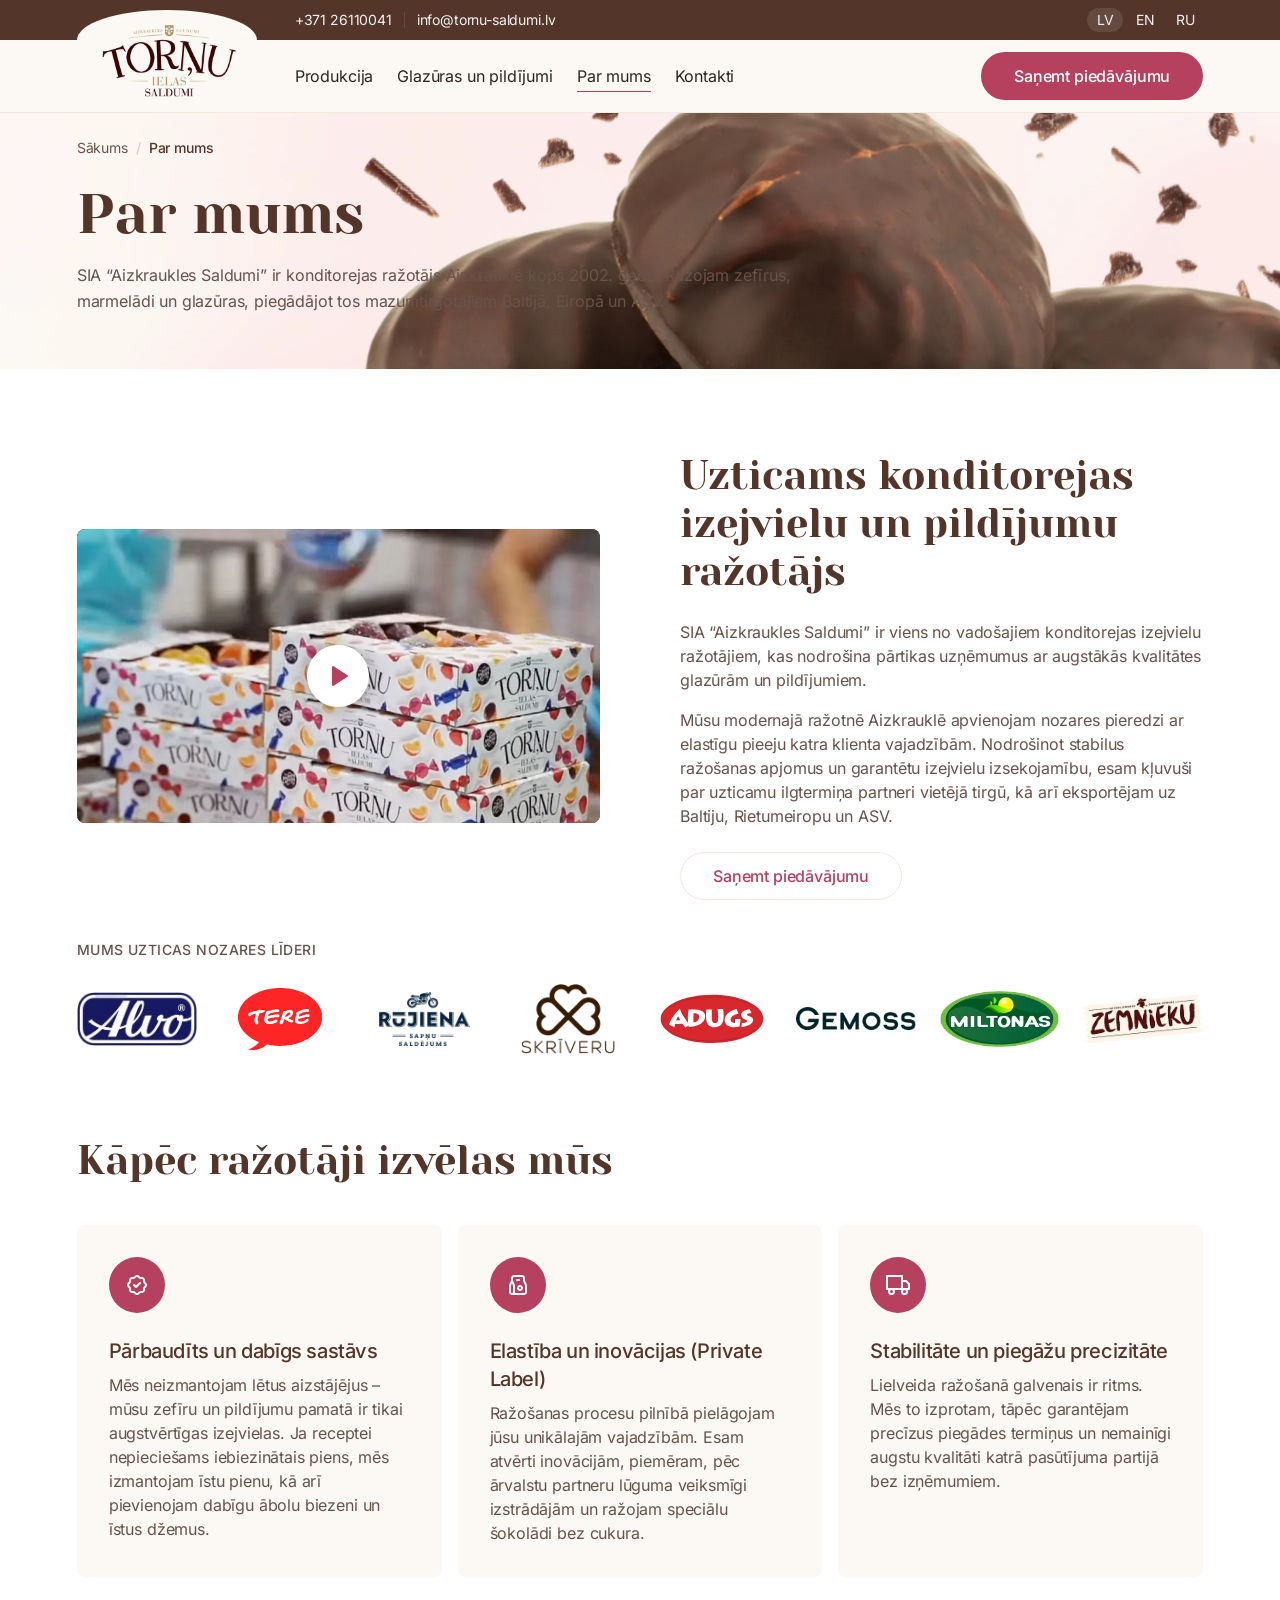
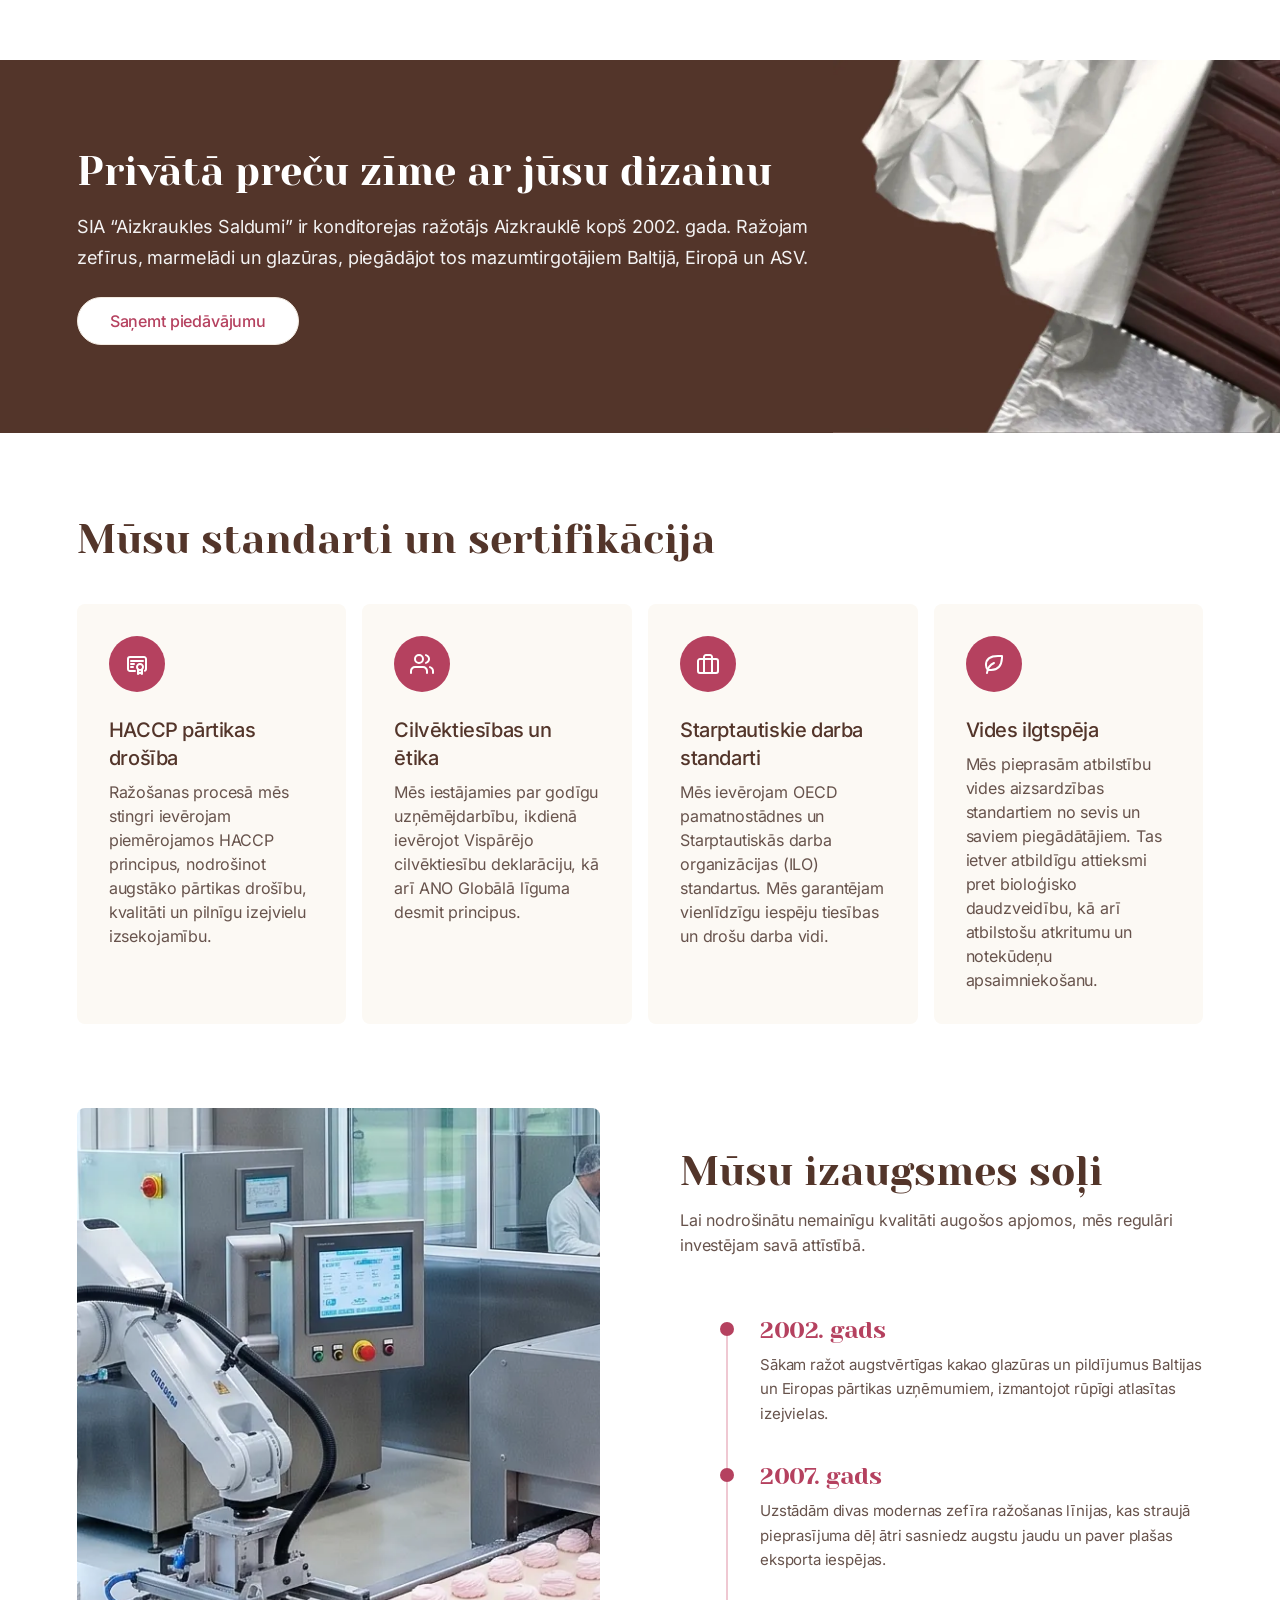
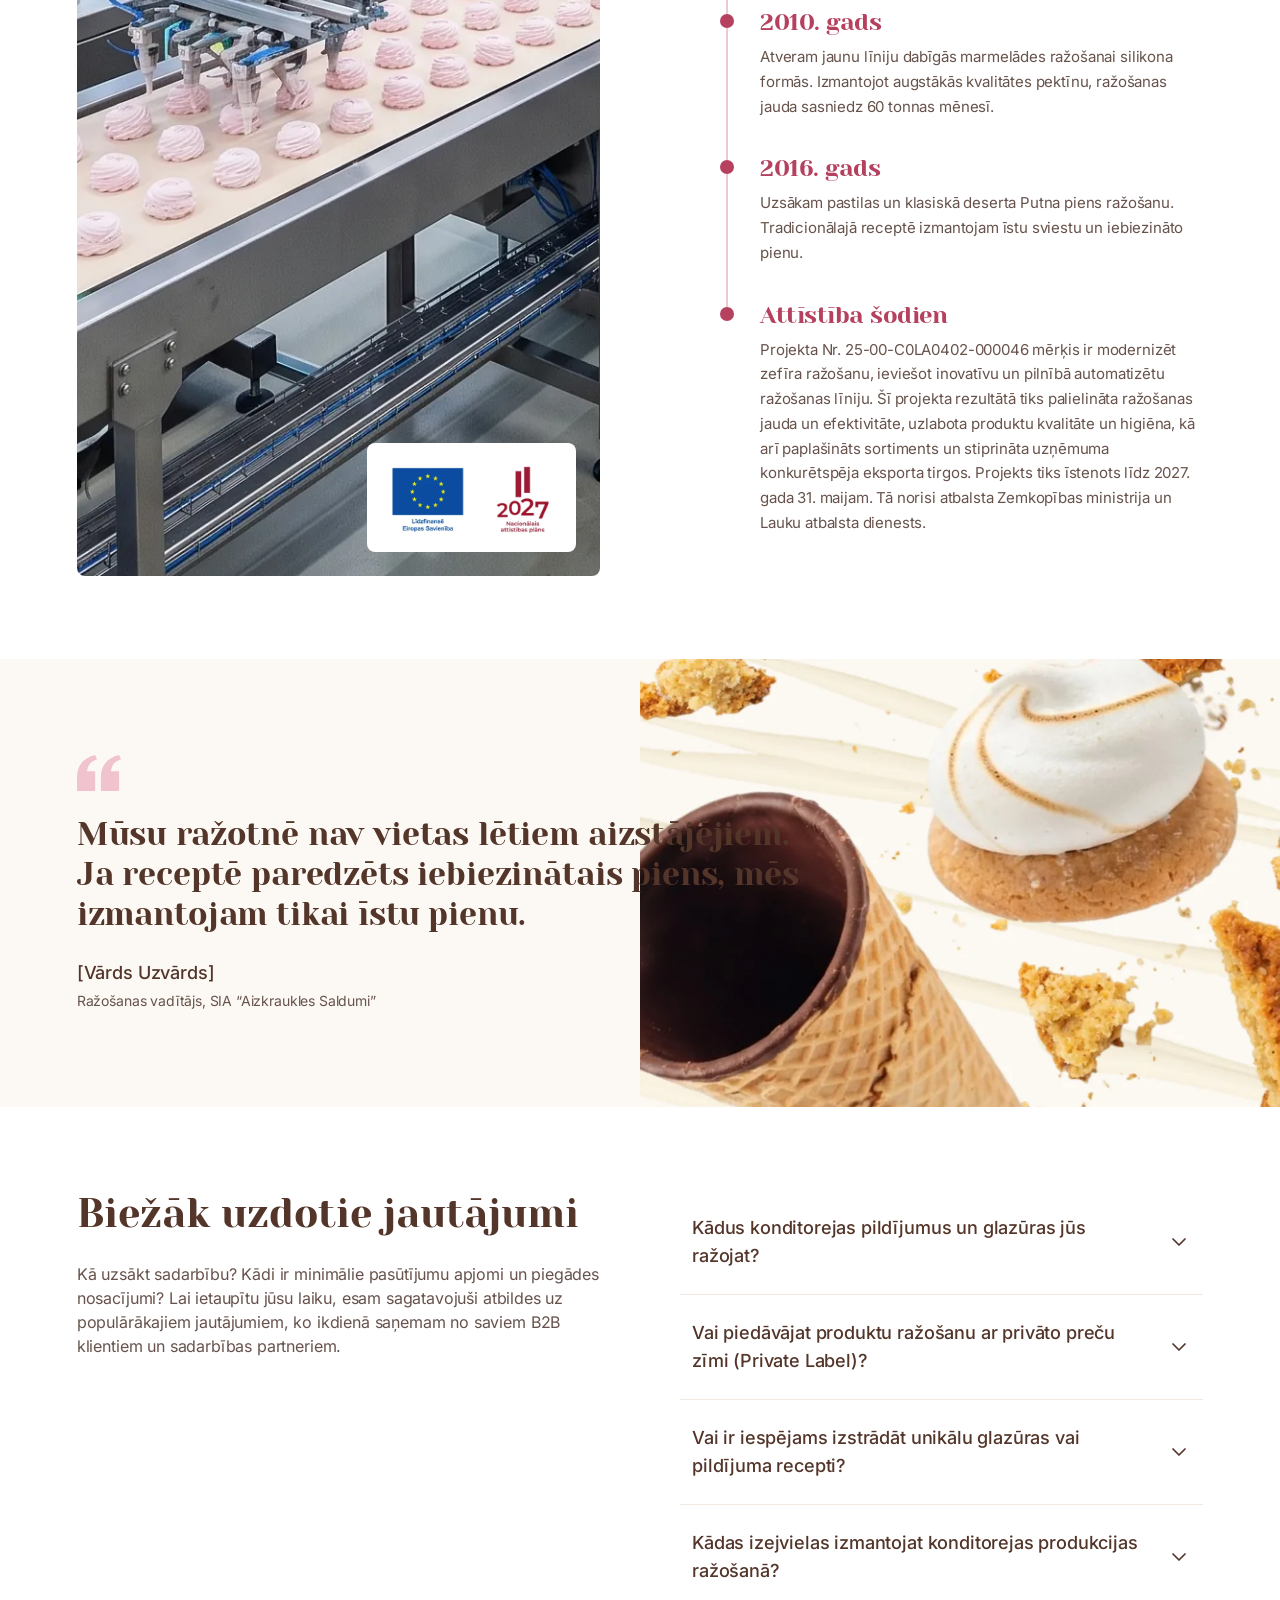
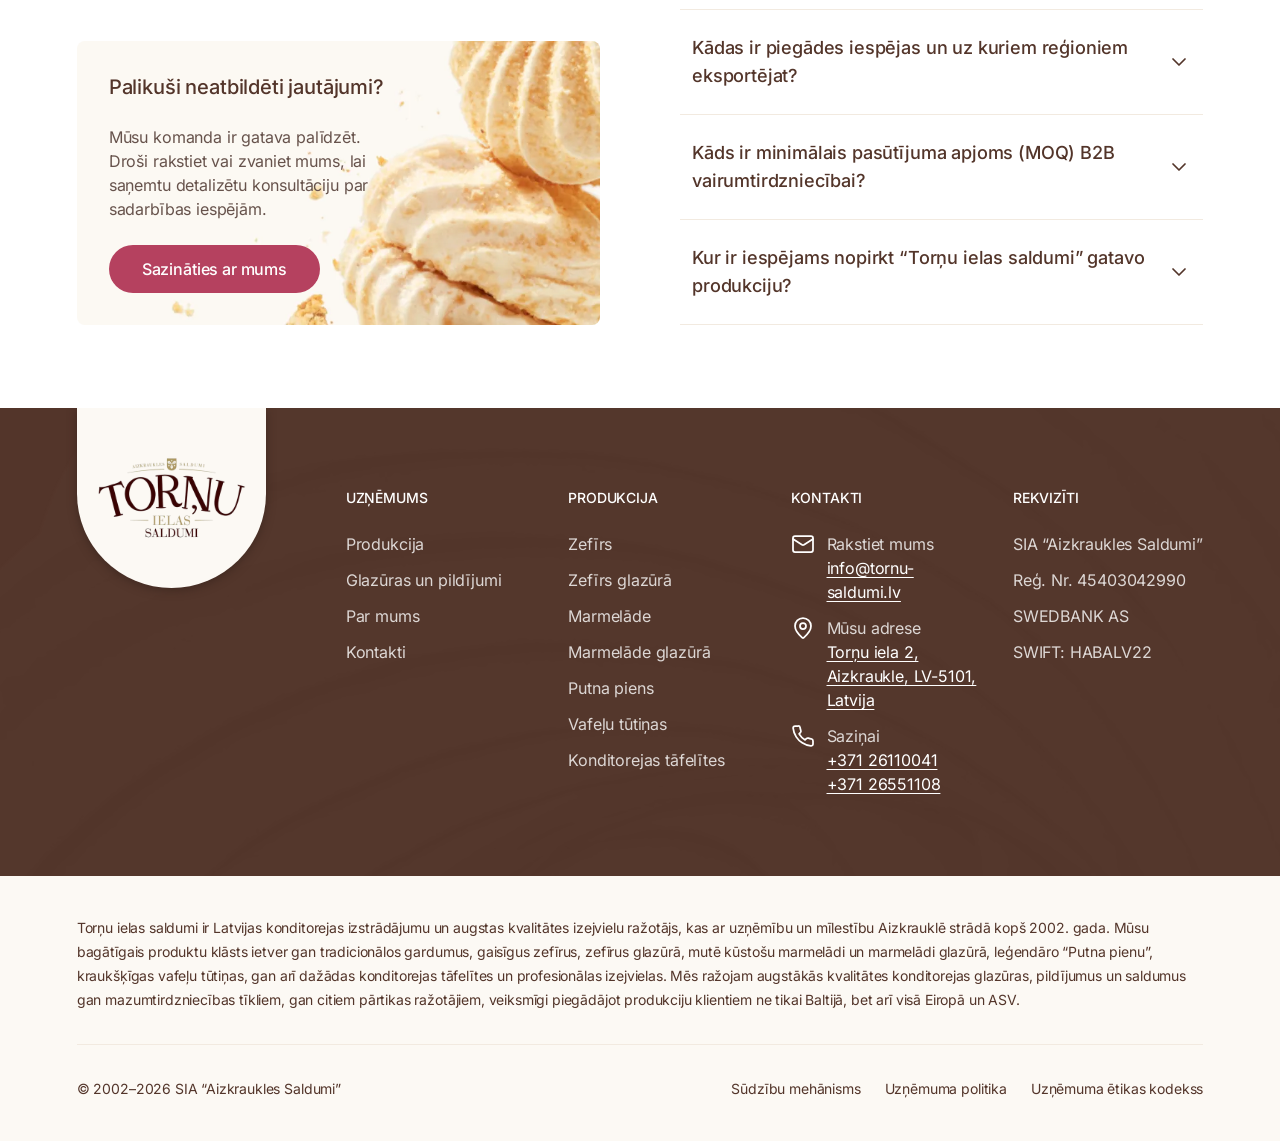
<file: lv/about/index.html>
<!DOCTYPE html>
<html lang="lv">
<head>
  <meta charset="utf-8">
  <meta name="viewport" content="width=device-width, initial-scale=1">
  <title>Par mums — konditorejas ražotājs Aizkrauklē kopš 2002 | Torņu ielas saldumi</title>
  <meta name="description" content="SIA “Aizkraukles Saldumi” ir konditorejas ražotājs Aizkrauklē kopš 2002. gada. Zefīrs, marmelāde un glazūras mazumtirgotājiem Baltijā, Eiropā un ASV.">

  
    <meta name="robots" content="noindex, nofollow">
  
  
    <meta property="og:type" content="website">
  <meta property="og:site_name" content="Torņu ielas saldumi">
  <meta property="og:title" content="Par mums — konditorejas ražotājs Aizkrauklē kopš 2002 | Torņu ielas saldumi">
  <meta property="og:description" content="SIA “Aizkraukles Saldumi” ir konditorejas ražotājs Aizkrauklē kopš 2002. gada. Zefīrs, marmelāde un glazūras mazumtirgotājiem Baltijā, Eiropā un ASV.">
  <meta property="og:locale" content="lv_LV">
              <meta property="og:locale:alternate" content="en_GB">
            <meta property="og:locale:alternate" content="ru_RU">
        
  <meta name="twitter:card" content="summary_large_image">

  <link rel="icon" type="image/png" href="../../assets/img/favicon.png">
  
      <link rel="preload" href="../../assets/fonts/inter-latin-400-normal.woff2" as="font" type="font/woff2" crossorigin>
    <link rel="preload" href="../../assets/fonts/inter-latin-500-normal.woff2" as="font" type="font/woff2" crossorigin>
    <link rel="preload" href="../../assets/fonts/yeseva-one-latin-400-normal.woff2" as="font" type="font/woff2" crossorigin>
    <link rel="preload" href="../../assets/fonts/inter-latin-ext-400-normal.woff2" as="font" type="font/woff2" crossorigin>
    <link rel="preload" href="../../assets/fonts/inter-latin-ext-500-normal.woff2" as="font" type="font/woff2" crossorigin>
    <link rel="preload" href="../../assets/fonts/yeseva-one-latin-ext-400-normal.woff2" as="font" type="font/woff2" crossorigin>
    <link rel="stylesheet" href="../../assets/css/fonts.css">
  <link rel="stylesheet" href="../../assets/css/style.css">
  <script src="../../assets/js/main.js" defer></script>
</head>
<body>
  <a class="skip-link" href="#main">Pāriet uz saturu</a>

  <div class="site-header">
<div class="topbar">
  <div class="container topbar__inner">
    <div class="topbar__contacts">
      <a href="tel:+37126110041">+371 26110041</a>
      <span class="topbar__divider" aria-hidden="true"></span>
      <a href="mailto:info@tornu-saldumi.lv">info@tornu-saldumi.lv</a>
    </div>
    <nav class="lang-switch" aria-label="Valoda">
              <a class="lang-switch__item" href="../../lv/about/" hreflang="lv" lang="lv"
            aria-current="true" >LV</a>
              <a class="lang-switch__item" href="../../en/about/" hreflang="en" lang="en"
           >EN</a>
              <a class="lang-switch__item" href="../../ru/about/" hreflang="ru" lang="ru"
           >RU</a>
          </nav>
  </div>
</div>

<header class="header">
  <div class="container header__inner">
    <a class="logo" href="../../lv/">
      <img src="../../assets/img/logo.webp" width="197" height="110" alt="Torņu ielas saldumi — uz sākumlapu">
    </a>
    <nav class="nav" aria-label="Galvenā izvēlne">
      <ul class="nav__list">
                  <li>
            <a class="is-locked nav__link" aria-disabled="true">Produkcija</a>
          </li>
                  <li>
            <a class="is-locked nav__link" aria-disabled="true">Glazūras un pildījumi</a>
          </li>
                  <li>
            <a class="nav__link" href="../../lv/about/"
                aria-current="page" >Par mums</a>
          </li>
                  <li>
            <a class="is-locked nav__link" aria-disabled="true">Kontakti</a>
          </li>
              </ul>
    </nav>
    <a class="is-locked btn btn--primary header__cta" aria-disabled="true">Saņemt piedāvājumu</a>
    <button class="menu-toggle" type="button" aria-controls="mobile-nav" aria-expanded="false" data-menu-open>
      <svg class="icon" aria-hidden="true" focusable="false"><use href="../../assets/img/icons.svg#menu"></use></svg>
<span class="visually-hidden">Atvērt izvēlni</span>
    </button>
  </div>
</header>
</div>

<div class="mobile-nav" id="mobile-nav">
  <div class="mobile-nav__top">
    <img src="../../assets/img/logo.webp" width="120" height="67" alt="">
    <button class="menu-toggle" type="button" data-menu-close>
      <svg class="icon" aria-hidden="true" focusable="false"><use href="../../assets/img/icons.svg#x"></use></svg>
<span class="visually-hidden">Aizvērt izvēlni</span>
    </button>
  </div>
  <ul class="mobile-nav__list">
          <li><a class="is-locked mobile-nav__link" aria-disabled="true">Produkcija</a></li>
          <li><a class="is-locked mobile-nav__link" aria-disabled="true">Glazūras un pildījumi</a></li>
          <li><a class="mobile-nav__link" href="../../lv/about/">Par mums</a></li>
          <li><a class="is-locked mobile-nav__link" aria-disabled="true">Kontakti</a></li>
      </ul>
  <a class="is-locked btn btn--primary" aria-disabled="true">Saņemt piedāvājumu</a>
  <div class="mobile-nav__contacts">
    <a href="tel:+37126110041">+371 26110041</a>
    <a href="mailto:info@tornu-saldumi.lv">info@tornu-saldumi.lv</a>
  </div>
</div>

  <main id="main">
    
<section class="page-hero">
      <div class="page-hero__visual page-hero__visual--full" style="background-image: url('../../assets/img/design/page-hero-about.webp')" aria-hidden="true"></div>
    <div class="container page-hero__inner">
    <nav class="breadcrumb" aria-label="Navigācijas ceļš">
      <ol>
        <li><a href="../../lv/">Sākums</a></li>
        <li aria-current="page">Par mums</li>
      </ol>
    </nav>
    <div class="page-hero__text">
      <h1>Par mums</h1>
      <p class="page-hero__lead">SIA “Aizkraukles Saldumi” ir konditorejas ražotājs Aizkrauklē kopš 2002. gada. Ražojam zefīrus, marmelādi un glazūras, piegādājot tos mazumtirgotājiem Baltijā, Eiropā un ASV.</p>
    </div>
  </div>
</section>

<section class="section" aria-labelledby="intro-title">
  <div class="container">
    <div class="split split--reverse">
      <div class="split__media">
                  <div class="video" data-youtube="ykJR418XL9M" data-title="Video par mūsu ražotni">
  <button class="video__play" type="button">
    <img class="video__poster" src="../../assets/img/design/about-video-poster.webp" alt="" loading="lazy">
    <span class="video__icon" aria-hidden="true">
      <svg viewBox="0 0 24 24" fill="currentColor" stroke="currentColor" stroke-width="2" stroke-linejoin="round"><path d="M5 3L19 12L5 21V3Z"/></svg>
    </span>
    <span class="visually-hidden">Atskaņot video: Video par mūsu ražotni</span>
  </button>
</div>
              </div>
      <div class="split__text">
        <h2 id="intro-title">Uzticams konditorejas izejvielu un pildījumu ražotājs</h2>
        <div class="split__copy">
          <p>SIA “Aizkraukles Saldumi” ir viens no vadošajiem konditorejas izejvielu ražotājiem, kas nodrošina pārtikas uzņēmumus ar augstākās kvalitātes glazūrām un pildījumiem.</p>
          <p>Mūsu modernajā ražotnē Aizkrauklē apvienojam nozares pieredzi ar elastīgu pieeju katra klienta vajadzībām. Nodrošinot stabilus ražošanas apjomus un garantētu izejvielu izsekojamību, esam kļuvuši par uzticamu ilgtermiņa partneri vietējā tirgū, kā arī eksportējam uz Baltiju, Rietumeiropu un ASV.</p>
        </div>
        <a class="is-locked btn btn--secondary" aria-disabled="true">Saņemt piedāvājumu</a>
      </div>
    </div>
    <div class="brands">
      <p class="eyebrow eyebrow--muted brands__title">Mums uzticas nozares līderi</p>
      <ul class="brands__list">
                  <li><img src="../../assets/img/clients/alvo.webp" alt="Alvo" loading="lazy" width="127" height="57"></li>
                  <li><img src="../../assets/img/clients/tere.svg" alt="Tere" loading="lazy" width="84" height="61"></li>
                  <li><img src="../../assets/img/clients/rujiena.webp" alt="Rūjiena" loading="lazy" width="91" height="54"></li>
                  <li><img src="../../assets/img/clients/skriveru.webp" alt="Skrīveru" loading="lazy" width="94" height="69"></li>
                  <li><img src="../../assets/img/clients/adugs.svg" alt="Adugs" loading="lazy" width="104" height="55"></li>
                  <li><img src="../../assets/img/clients/gemoss.webp" alt="Gemoss" loading="lazy" width="134" height="26"></li>
                  <li><img src="../../assets/img/clients/miltonas.webp" alt="Miltonas" loading="lazy" width="134" height="63"></li>
                  <li><img src="../../assets/img/clients/zemnieku.webp" alt="Zemnieku" loading="lazy" width="137" height="58"></li>
              </ul>
    </div>
  </div>
</section>

<section class="section section--flush-top" aria-labelledby="why-title">
  <div class="container">
    <div class="section__head"><h2 id="why-title">Kāpēc ražotāji izvēlas mūs</h2></div>
    <div class="value-grid value-grid--3">
              <article class="value-card">
          <span class="icon-bubble"><svg class="icon" aria-hidden="true" focusable="false"><use href="../../assets/img/icons.svg#discount-check"></use></svg>
</span>
          <div class="value-card__text">
            <h3 class="info-list__title">Pārbaudīts un dabīgs sastāvs</h3>
            <p>Mēs neizmantojam lētus aizstājējus – mūsu zefīru un pildījumu pamatā ir tikai augstvērtīgas izejvielas. Ja receptei nepieciešams iebiezinātais piens, mēs izmantojam īstu pienu, kā arī pievienojam dabīgu ābolu biezeni un īstus džemus.</p>
          </div>
        </article>
              <article class="value-card">
          <span class="icon-bubble"><svg class="icon" aria-hidden="true" focusable="false"><use href="../../assets/img/icons.svg#paper-bag"></use></svg>
</span>
          <div class="value-card__text">
            <h3 class="info-list__title">Elastība un inovācijas (Private Label)</h3>
            <p>Ražošanas procesu pilnībā pielāgojam jūsu unikālajām vajadzībām. Esam atvērti inovācijām, piemēram, pēc ārvalstu partneru lūguma veiksmīgi izstrādājām un ražojam speciālu šokolādi bez cukura.</p>
          </div>
        </article>
              <article class="value-card">
          <span class="icon-bubble"><svg class="icon" aria-hidden="true" focusable="false"><use href="../../assets/img/icons.svg#truck"></use></svg>
</span>
          <div class="value-card__text">
            <h3 class="info-list__title">Stabilitāte un piegāžu precizitāte</h3>
            <p>Lielveida ražošanā galvenais ir ritms. Mēs to izprotam, tāpēc garantējam precīzus piegādes termiņus un nemainīgi augstu kvalitāti katrā pasūtījuma partijā bez izņēmumiem.</p>
          </div>
        </article>
          </div>
  </div>
</section>

<section class="banner" aria-labelledby="pl-title">
  <div class="banner__visual" aria-hidden="true"></div>
  <div class="container banner__inner">
    <div class="banner__text">
      <h2 id="pl-title">Privātā preču zīme ar jūsu dizainu</h2>
      <p>SIA “Aizkraukles Saldumi” ir konditorejas ražotājs Aizkrauklē kopš 2002. gada. Ražojam zefīrus, marmelādi un glazūras, piegādājot tos mazumtirgotājiem Baltijā, Eiropā un ASV.</p>
      <div class="banner__actions">
        <a class="is-locked btn btn--secondary" aria-disabled="true">Saņemt piedāvājumu</a>
      </div>
    </div>
  </div>
</section>

<section class="section section--flush-bottom" aria-labelledby="standards-title">
  <div class="container">
    <div class="section__head"><h2 id="standards-title">Mūsu standarti un sertifikācija</h2></div>
    <div class="value-grid value-grid--4">
              <article class="value-card">
          <span class="icon-bubble"><svg class="icon" aria-hidden="true" focusable="false"><use href="../../assets/img/icons.svg#certificate"></use></svg>
</span>
          <div class="value-card__text">
            <h3 class="info-list__title">HACCP pārtikas drošība</h3>
            <p>Ražošanas procesā mēs stingri ievērojam piemērojamos HACCP principus, nodrošinot augstāko pārtikas drošību, kvalitāti un pilnīgu izejvielu izsekojamību.</p>
          </div>
        </article>
              <article class="value-card">
          <span class="icon-bubble"><svg class="icon" aria-hidden="true" focusable="false"><use href="../../assets/img/icons.svg#users"></use></svg>
</span>
          <div class="value-card__text">
            <h3 class="info-list__title">Cilvēktiesības un ētika</h3>
            <p>Mēs iestājamies par godīgu uzņēmējdarbību, ikdienā ievērojot Vispārējo cilvēktiesību deklarāciju, kā arī ANO Globālā līguma desmit principus.</p>
          </div>
        </article>
              <article class="value-card">
          <span class="icon-bubble"><svg class="icon" aria-hidden="true" focusable="false"><use href="../../assets/img/icons.svg#briefcase"></use></svg>
</span>
          <div class="value-card__text">
            <h3 class="info-list__title">Starptautiskie darba standarti</h3>
            <p>Mēs ievērojam OECD pamatnostādnes un Starptautiskās darba organizācijas (ILO) standartus. Mēs garantējam vienlīdzīgu iespēju tiesības un drošu darba vidi.</p>
          </div>
        </article>
              <article class="value-card">
          <span class="icon-bubble"><svg class="icon" aria-hidden="true" focusable="false"><use href="../../assets/img/icons.svg#leaf"></use></svg>
</span>
          <div class="value-card__text">
            <h3 class="info-list__title">Vides ilgtspēja</h3>
            <p>Mēs pieprasām atbilstību vides aizsardzības standartiem no sevis un saviem piegādātājiem. Tas ietver atbildīgu attieksmi pret bioloģisko daudzveidību, kā arī atbilstošu atkritumu un notekūdeņu apsaimniekošanu.</p>
          </div>
        </article>
          </div>
  </div>
</section>

<section class="section" aria-labelledby="timeline-title">
  <div class="container timeline">
    <figure class="timeline__photo">
      <img src="../../assets/img/design/about-production-line.webp" width="928" height="1113" alt="Zefīra ražošanas līnija" loading="lazy">
      <img class="timeline__eu" src="../../assets/img/design/eu-cofinanced.webp" width="418" height="200" alt="Eiropas Savienības un Lauku atbalsta dienesta logotipi" loading="lazy">
    </figure>
    <div>
      <div class="timeline__head">
        <h2 id="timeline-title">Mūsu izaugsmes soļi</h2>
        <p>Lai nodrošinātu nemainīgu kvalitāti augošos apjomos, mēs regulāri investējam savā attīstībā.</p>
      </div>
      <ol class="timeline__rail">
                  <li class="timeline__step">
            <h3 class="timeline__year">2002. gads</h3>
            <p>Sākam ražot augstvērtīgas kakao glazūras un pildījumus Baltijas un Eiropas pārtikas uzņēmumiem, izmantojot rūpīgi atlasītas izejvielas.</p>
          </li>
                  <li class="timeline__step">
            <h3 class="timeline__year">2007. gads</h3>
            <p>Uzstādām divas modernas zefīra ražošanas līnijas, kas straujā pieprasījuma dēļ ātri sasniedz augstu jaudu un paver plašas eksporta iespējas.</p>
          </li>
                  <li class="timeline__step">
            <h3 class="timeline__year">2010. gads</h3>
            <p>Atveram jaunu līniju dabīgās marmelādes ražošanai silikona formās. Izmantojot augstākās kvalitātes pektīnu, ražošanas jauda sasniedz 60 tonnas mēnesī.</p>
          </li>
                  <li class="timeline__step">
            <h3 class="timeline__year">2016. gads</h3>
            <p>Uzsākam pastilas un klasiskā deserta Putna piens ražošanu. Tradicionālajā receptē izmantojam īstu sviestu un iebiezināto pienu.</p>
          </li>
                  <li class="timeline__step">
            <h3 class="timeline__year">Attīstība šodien</h3>
            <p>Projekta Nr. 25-00-C0LA0402-000046 mērķis ir modernizēt zefīra ražošanu, ieviešot inovatīvu un pilnībā automatizētu ražošanas līniju. Šī projekta rezultātā tiks palielināta ražošanas jauda un efektivitāte, uzlabota produktu kvalitāte un higiēna, kā arī paplašināts sortiments un stiprināta uzņēmuma konkurētspēja eksporta tirgos. Projekts tiks īstenots līdz 2027. gada 31. maijam. Tā norisi atbalsta Zemkopības ministrija un Lauku atbalsta dienests.</p>
          </li>
              </ol>
    </div>
  </div>
</section>

<section class="quote" aria-label="Citāts">
  <div class="quote__visual"  style="background-image: url('../../assets/img/design/quote-visual-about.webp')"  aria-hidden="true"></div>
  <div class="container quote__inner">
    <figure class="quote__body">
      <svg class="quote__icon" aria-hidden="true" focusable="false"><use href="../../assets/img/icons.svg#quote"></use></svg>
      <blockquote class="quote__text">
        <p>Mūsu ražotnē nav vietas lētiem aizstājējiem. Ja receptē paredzēts iebiezinātais piens, mēs izmantojam tikai īstu pienu.</p>
      </blockquote>
      <figcaption class="quote__author">
        <span class="quote__name">[Vārds Uzvārds]</span>
        <span class="quote__role">Ražošanas vadītājs, SIA “Aizkraukles Saldumi”</span>
      </figcaption>
    </figure>
  </div>
</section>
<section class="section" aria-labelledby="faq-title">
  <div class="container faq">
    <div class="faq__intro">
      <div class="faq__intro-text">
        <h2 id="faq-title">Biežāk uzdotie jautājumi</h2>
        <p>Kā uzsākt sadarbību? Kādi ir minimālie pasūtījumu apjomi un piegādes nosacījumi? Lai ietaupītu jūsu laiku, esam sagatavojuši atbildes uz populārākajiem jautājumiem, ko ikdienā saņemam no saviem B2B klientiem un sadarbības partneriem.</p>
      </div>
      <div class="faq-cta">
        <p class="faq-cta__title">Palikuši neatbildēti jautājumi?</p>
        <p>Mūsu komanda ir gatava palīdzēt. Droši rakstiet vai zvaniet mums, lai saņemtu detalizētu konsultāciju par sadarbības iespējām.</p>
        <a class="is-locked btn btn--primary" aria-disabled="true">Sazināties ar mums</a>
      </div>
    </div>
    <div class="accordion">
      
              <details class="accordion__item">
          <summary class="accordion__question">Kādus konditorejas pildījumus un glazūras jūs ražojat?<svg class="icon" aria-hidden="true" focusable="false"><use href="../../assets/img/icons.svg#chevron-down"></use></svg>
</summary>
          <p class="accordion__answer">Ražojam konditorejas glazūras no kakao pulvera, baltās un aromatizētās glazūras, glazūras saldējumam, kā arī konditorejas pildījumus un pastas. Ir pieejami arī risinājumi bez cukura — ar maltītu vai izomaltu.</p>
        </details>
              <details class="accordion__item">
          <summary class="accordion__question">Vai piedāvājat produktu ražošanu ar privāto preču zīmi (Private Label)?<svg class="icon" aria-hidden="true" focusable="false"><use href="../../assets/img/icons.svg#chevron-down"></use></svg>
</summary>
          <p class="accordion__answer">Jā, privātās preču zīmes (Private Label) ražošana ir viens no mūsu pamatvirzieniem. Mēs piedāvājam pilna cikla sadarbību – no idejas līdz gatavam produktam, palīdzot pārtikas uzņēmumiem paplašināt savu sortimentu ar augstvērtīgām izejvielām zem viņu pašu zīmola.</p>
        </details>
              <details class="accordion__item">
          <summary class="accordion__question">Vai ir iespējams izstrādāt unikālu glazūras vai pildījuma recepti?<svg class="icon" aria-hidden="true" focusable="false"><use href="../../assets/img/icons.svg#chevron-down"></use></svg>
</summary>
          <p class="accordion__answer">Jā. Glazūras un pildījumus pielāgojam katram klientam individuāli — pēc kakao pulvera un cukura satura, organoleptiskajiem rādītājiem, krāsas un garšas.</p>
        </details>
              <details class="accordion__item">
          <summary class="accordion__question">Kādas izejvielas izmantojat konditorejas produkcijas ražošanā?<svg class="icon" aria-hidden="true" focusable="false"><use href="../../assets/img/icons.svg#chevron-down"></use></svg>
</summary>
          <p class="accordion__answer">Izmantojam tikai augstvērtīgas izejvielas: kakao sviesta aizvietotājus no Indonēzijas, Malaizijas un Eiropas, dabīgas izejvielas un augstas kvalitātes pektīnu, īstu sviestu un iebiezināto pienu.</p>
        </details>
              <details class="accordion__item">
          <summary class="accordion__question">Kādas ir piegādes iespējas un uz kuriem reģioniem eksportējat?<svg class="icon" aria-hidden="true" focusable="false"><use href="../../assets/img/icons.svg#chevron-down"></use></svg>
</summary>
          <p class="accordion__answer">Piegādājam produkciju klientiem Latvijā, Lietuvā un Igaunijā, kā arī eksportējam uz citām Eiropas valstīm un ASV. Piegādes nosacījumus saskaņojam katram pasūtījumam.</p>
        </details>
              <details class="accordion__item">
          <summary class="accordion__question">Kāds ir minimālais pasūtījuma apjoms (MOQ) B2B vairumtirdzniecībai?<svg class="icon" aria-hidden="true" focusable="false"><use href="../../assets/img/icons.svg#chevron-down"></use></svg>
</summary>
          <p class="accordion__answer">Minimālais apjoms ir atkarīgs no produkta un iepakojuma veida. Sazinieties ar mums, un mēs sagatavosim piedāvājumu jūsu vajadzībām.</p>
        </details>
              <details class="accordion__item">
          <summary class="accordion__question">Kur ir iespējams nopirkt “Torņu ielas saldumi” gatavo produkciju?<svg class="icon" aria-hidden="true" focusable="false"><use href="../../assets/img/icons.svg#chevron-down"></use></svg>
</summary>
          <p class="accordion__answer">Mūsu produkcija ir pieejama pie partneriem un izplatītājiem Baltijā. Lai uzzinātu tuvāko tirdzniecības vietu, rakstiet mums uz info@tornu-saldumi.lv.</p>
        </details>
          </div>
  </div>
</section>
  </main>

  <footer class="footer">
  <div class="footer__main">
    
    <div class="footer__overlay" aria-hidden="true"><div><img src="../../assets/img/design/footer-overlay.webp" alt="" loading="lazy"></div></div>
    <div class="container footer__grid">
      <a class="footer__logo" href="../../lv/">
        <img src="../../assets/img/logo.webp" width="149" height="84" alt="Torņu ielas saldumi">
      </a>
      <div class="footer__cols">
        <div>
          <p class="footer__title">Uzņēmums</p>
          <ul class="footer__links">
            <li><a class="is-locked"  aria-disabled="true">Produkcija</a></li>
            <li><a class="is-locked"  aria-disabled="true">Glazūras un pildījumi</a></li>
            <li><a href="../../lv/about/">Par mums</a></li>
            <li><a class="is-locked"  aria-disabled="true">Kontakti</a></li>
          </ul>
        </div>
        <div>
          <p class="footer__title">Produkcija</p>
          <ul class="footer__links">
            
                          <li><a class="is-locked"  aria-disabled="true">Zefīrs</a></li>
                          <li><a class="is-locked"  aria-disabled="true">Zefīrs glazūrā</a></li>
                          <li><a class="is-locked"  aria-disabled="true">Marmelāde</a></li>
                          <li><a class="is-locked"  aria-disabled="true">Marmelāde glazūrā</a></li>
                          <li><a class="is-locked"  aria-disabled="true">Putna piens</a></li>
                          <li><a class="is-locked"  aria-disabled="true">Vafeļu tūtiņas</a></li>
                          <li><a class="is-locked"  aria-disabled="true">Konditorejas tāfelītes</a></li>
                      </ul>
        </div>
        <div>
          <p class="footer__title">Kontakti</p>
          <div class="footer__contact">
            <div class="footer__contact-item">
              <svg class="icon" aria-hidden="true" focusable="false"><use href="../../assets/img/icons.svg#mail"></use></svg>
              <div>Rakstiet mums<a href="mailto:info@tornu-saldumi.lv">info@tornu-saldumi.lv</a></div>
            </div>
            <div class="footer__contact-item">
              <svg class="icon" aria-hidden="true" focusable="false"><use href="../../assets/img/icons.svg#map-pin"></use></svg>
              <div>Mūsu adrese<a href="https://maps.google.com/?q=Torņu+iela+2,+Aizkraukle" target="_blank" rel="noopener">Torņu iela 2, Aizkraukle, LV-5101, Latvija</a></div>
            </div>
            <div class="footer__contact-item">
              <svg class="icon" aria-hidden="true" focusable="false"><use href="../../assets/img/icons.svg#phone"></use></svg>
              <div>Saziņai<a href="tel:+37126110041">+371 26110041</a><a href="tel:+37126551108">+371 26551108</a></div>
            </div>
          </div>
        </div>
        <div>
          <p class="footer__title">Rekvizīti</p>
          <ul class="footer__links">
            <li>SIA “Aizkraukles Saldumi”</li>
            <li>Reģ. Nr. 45403042990</li>
            <li>SWEDBANK AS</li>
            <li>SWIFT: HABALV22</li>
          </ul>
        </div>
      </div>
    </div>
  </div>
  <div class="footer__bottom">
    <div class="container">
      <p class="footer__about">Torņu ielas saldumi ir Latvijas konditorejas izstrādājumu un augstas kvalitātes izejvielu ražotājs, kas ar uzņēmību un mīlestību Aizkrauklē strādā kopš 2002. gada. Mūsu bagātīgais produktu klāsts ietver gan tradicionālos gardumus, gaisīgus zefīrus, zefīrus glazūrā, mutē kūstošu marmelādi un marmelādi glazūrā, leģendāro “Putna pienu”, kraukšķīgas vafeļu tūtiņas, gan arī dažādas konditorejas tāfelītes un profesionālas izejvielas. Mēs ražojam augstākās kvalitātes konditorejas glazūras, pildījumus un saldumus gan mazumtirdzniecības tīkliem, gan citiem pārtikas ražotājiem, veiksmīgi piegādājot produkciju klientiem ne tikai Baltijā, bet arī visā Eiropā un ASV.</p>
      <div class="footer__legal">
        <p>© 2002–2026 SIA “Aizkraukles Saldumi”</p>
        <ul class="footer__policies">
          <li><a class="is-locked"  aria-disabled="true">Sūdzību mehānisms</a></li>
          <li><a href="../../policy.pdf" target="_blank" rel="noopener">Uzņēmuma politika</a></li>
          <li><a href="../../codeofconduct.pdf" target="_blank" rel="noopener">Uzņēmuma ētikas kodekss</a></li>
        </ul>
      </div>
    </div>
  </div>
</footer>

  </body>
</html>
</file>
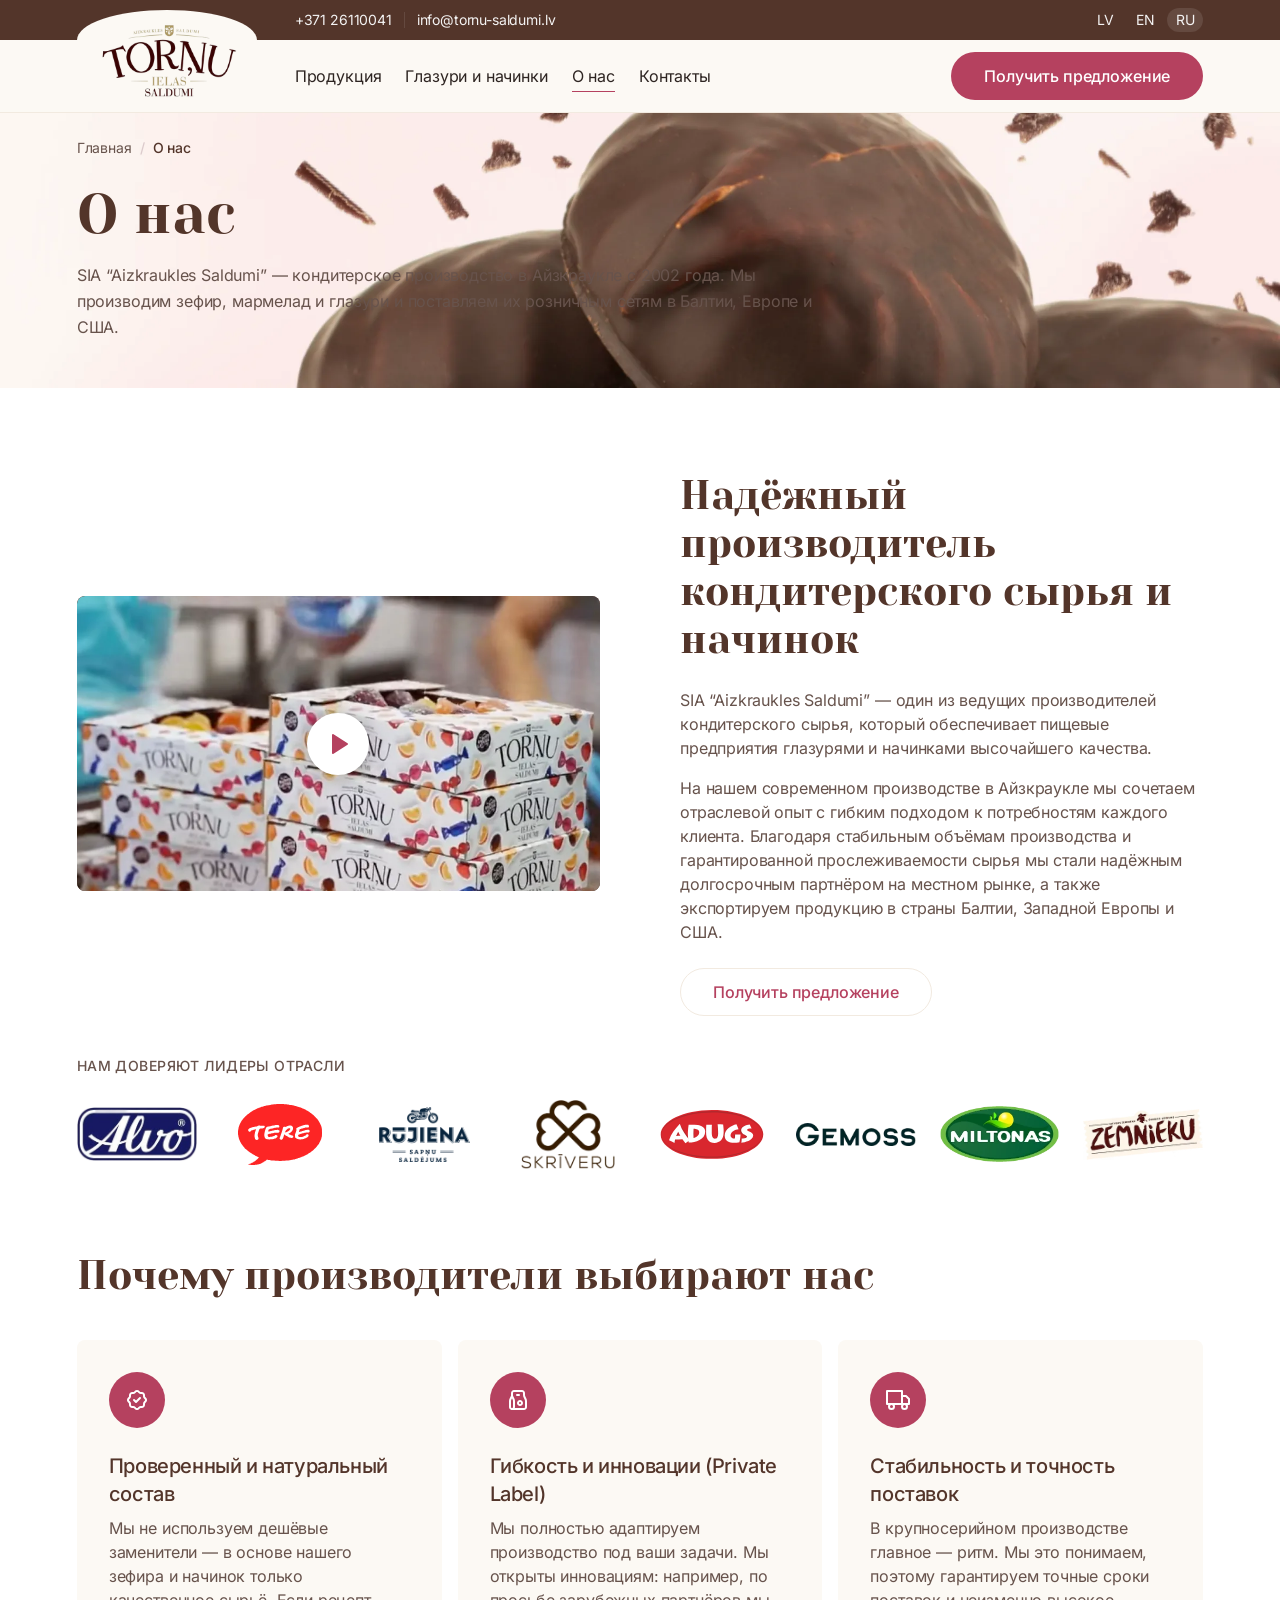
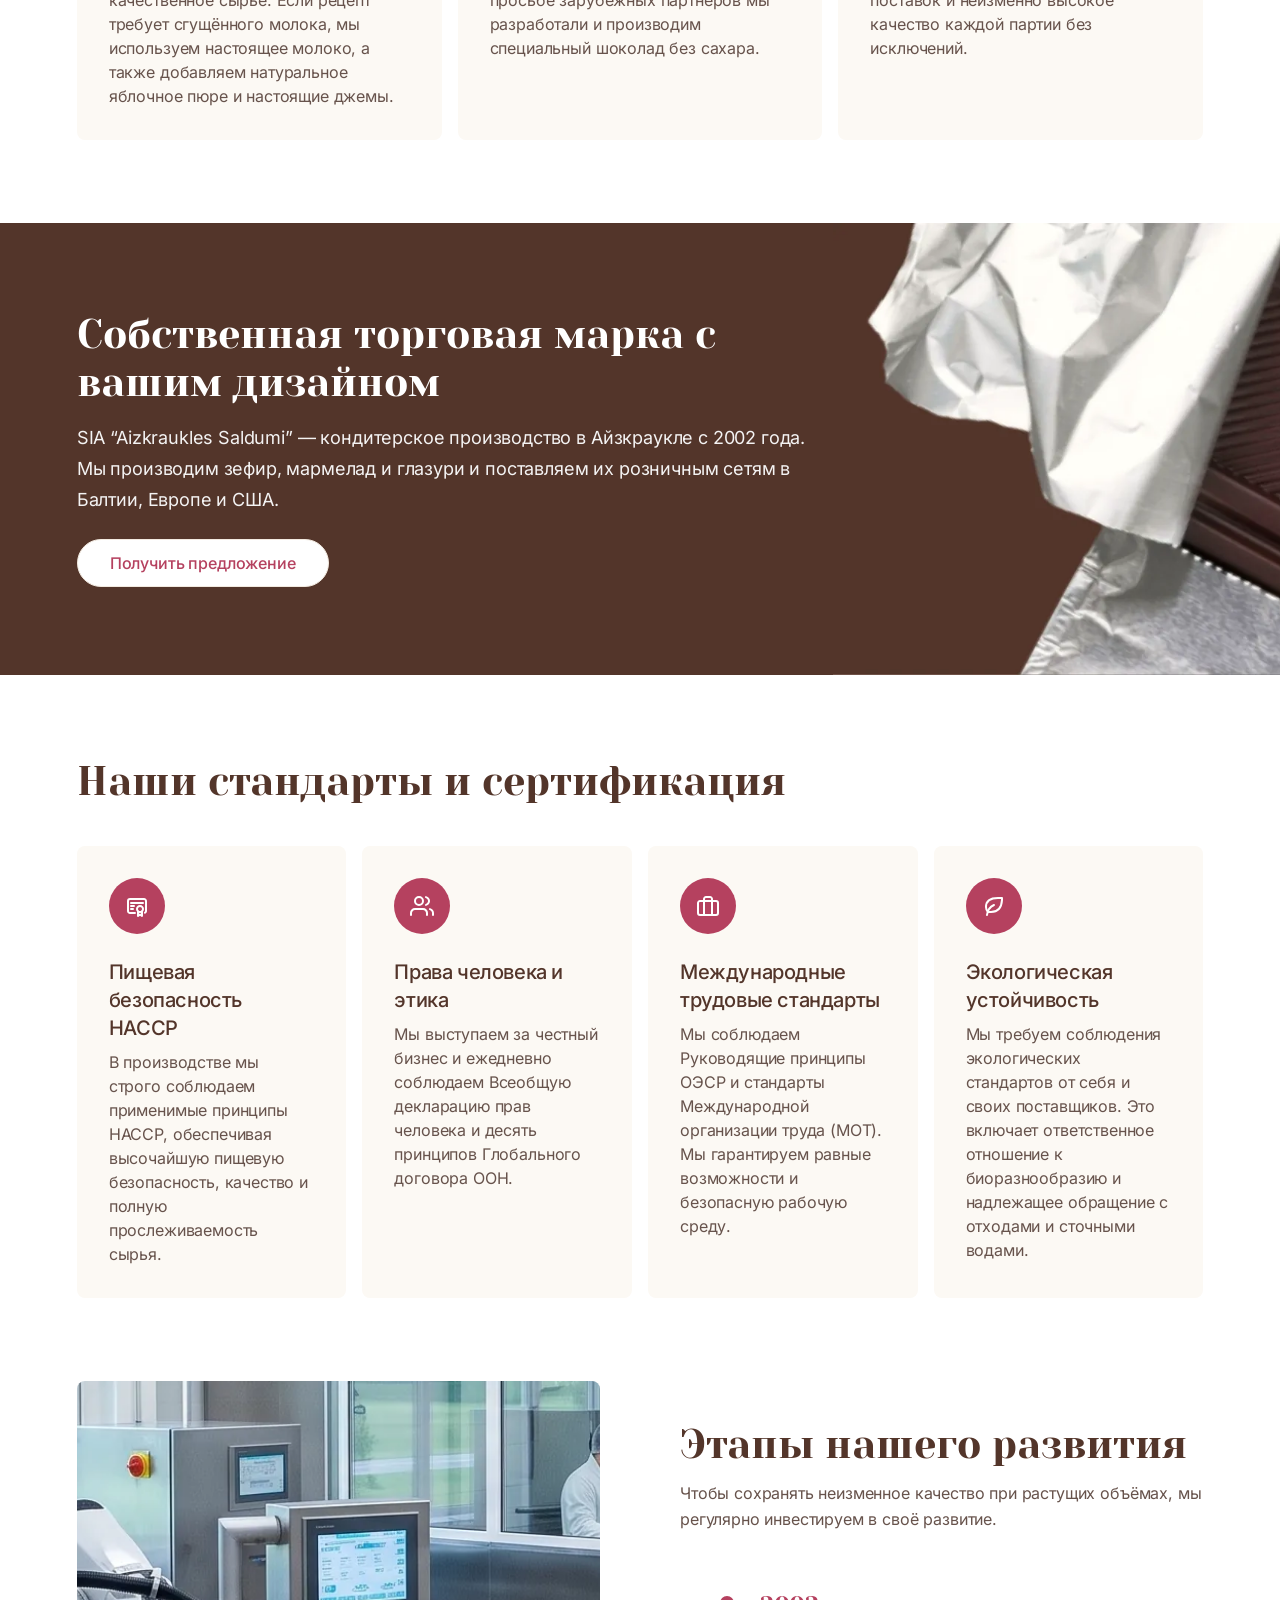
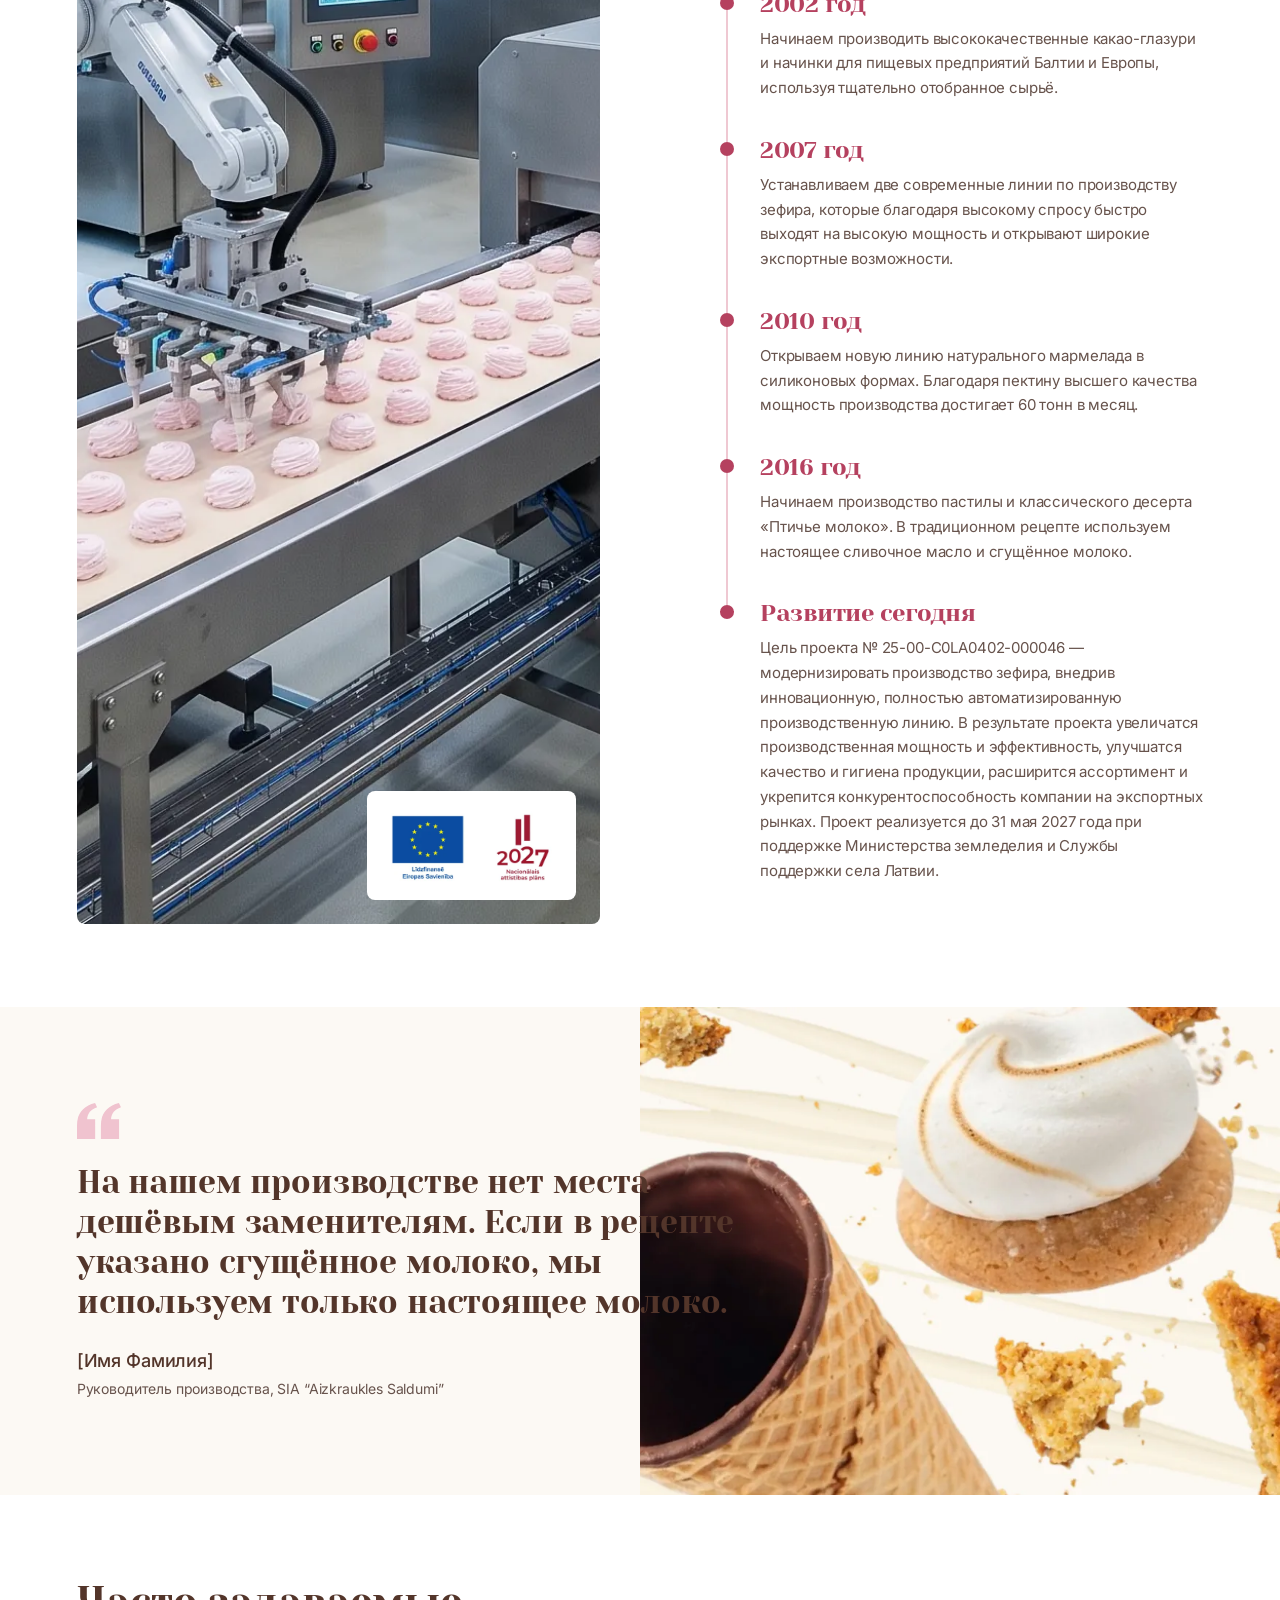
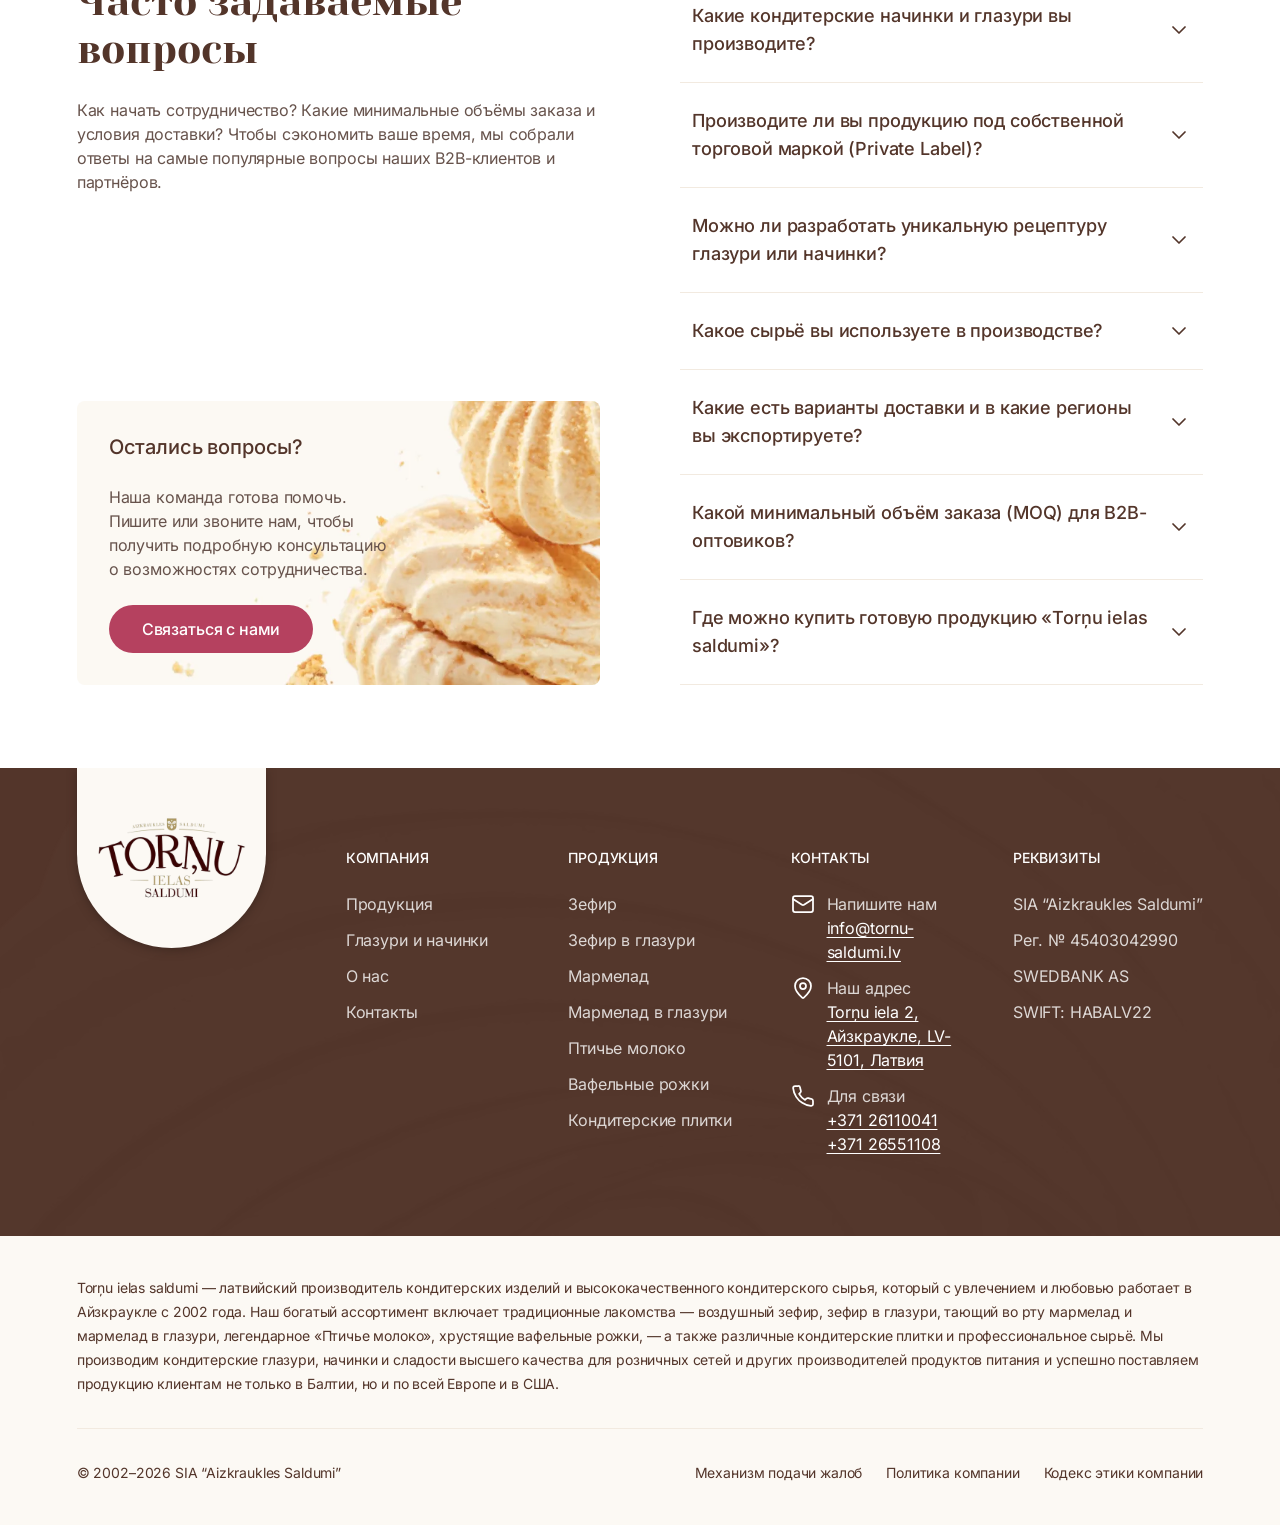
<file: ru/about/index.html>
<!DOCTYPE html>
<html lang="ru">
<head>
  <meta charset="utf-8">
  <meta name="viewport" content="width=device-width, initial-scale=1">
  <title>О нас — кондитерское производство в Айзкраукле с 2002 года | Torņu ielas saldumi</title>
  <meta name="description" content="SIA “Aizkraukles Saldumi” — кондитерское производство в Айзкраукле с 2002 года. Зефир, мармелад и глазури для розничных сетей Балтии, Европы и США.">

  
    <meta name="robots" content="noindex, nofollow">
  
  
    <meta property="og:type" content="website">
  <meta property="og:site_name" content="Torņu ielas saldumi">
  <meta property="og:title" content="О нас — кондитерское производство в Айзкраукле с 2002 года | Torņu ielas saldumi">
  <meta property="og:description" content="SIA “Aizkraukles Saldumi” — кондитерское производство в Айзкраукле с 2002 года. Зефир, мармелад и глазури для розничных сетей Балтии, Европы и США.">
  <meta property="og:locale" content="ru_RU">
        <meta property="og:locale:alternate" content="lv_LV">
            <meta property="og:locale:alternate" content="en_GB">
              
  <meta name="twitter:card" content="summary_large_image">

  <link rel="icon" type="image/png" href="../../assets/img/favicon.png">
  
      <link rel="preload" href="../../assets/fonts/inter-latin-400-normal.woff2" as="font" type="font/woff2" crossorigin>
    <link rel="preload" href="../../assets/fonts/inter-latin-500-normal.woff2" as="font" type="font/woff2" crossorigin>
    <link rel="preload" href="../../assets/fonts/yeseva-one-latin-400-normal.woff2" as="font" type="font/woff2" crossorigin>
    <link rel="preload" href="../../assets/fonts/inter-cyrillic-400-normal.woff2" as="font" type="font/woff2" crossorigin>
    <link rel="preload" href="../../assets/fonts/inter-cyrillic-500-normal.woff2" as="font" type="font/woff2" crossorigin>
    <link rel="preload" href="../../assets/fonts/yeseva-one-cyrillic-400-normal.woff2" as="font" type="font/woff2" crossorigin>
    <link rel="stylesheet" href="../../assets/css/fonts.css">
  <link rel="stylesheet" href="../../assets/css/style.css">
  <script src="../../assets/js/main.js" defer></script>
</head>
<body>
  <a class="skip-link" href="#main">Перейти к содержанию</a>

  <div class="site-header">
<div class="topbar">
  <div class="container topbar__inner">
    <div class="topbar__contacts">
      <a href="tel:+37126110041">+371 26110041</a>
      <span class="topbar__divider" aria-hidden="true"></span>
      <a href="mailto:info@tornu-saldumi.lv">info@tornu-saldumi.lv</a>
    </div>
    <nav class="lang-switch" aria-label="Язык">
              <a class="lang-switch__item" href="../../lv/about/" hreflang="lv" lang="lv"
           >LV</a>
              <a class="lang-switch__item" href="../../en/about/" hreflang="en" lang="en"
           >EN</a>
              <a class="lang-switch__item" href="../../ru/about/" hreflang="ru" lang="ru"
            aria-current="true" >RU</a>
          </nav>
  </div>
</div>

<header class="header">
  <div class="container header__inner">
    <a class="logo" href="../../ru/">
      <img src="../../assets/img/logo.webp" width="197" height="110" alt="Torņu ielas saldumi — на главную">
    </a>
    <nav class="nav" aria-label="Главное меню">
      <ul class="nav__list">
                  <li>
            <a class="is-locked nav__link" aria-disabled="true">Продукция</a>
          </li>
                  <li>
            <a class="is-locked nav__link" aria-disabled="true">Глазури и начинки</a>
          </li>
                  <li>
            <a class="nav__link" href="../../ru/about/"
                aria-current="page" >О нас</a>
          </li>
                  <li>
            <a class="is-locked nav__link" aria-disabled="true">Контакты</a>
          </li>
              </ul>
    </nav>
    <a class="is-locked btn btn--primary header__cta" aria-disabled="true">Получить предложение</a>
    <button class="menu-toggle" type="button" aria-controls="mobile-nav" aria-expanded="false" data-menu-open>
      <svg class="icon" aria-hidden="true" focusable="false"><use href="../../assets/img/icons.svg#menu"></use></svg>
<span class="visually-hidden">Открыть меню</span>
    </button>
  </div>
</header>
</div>

<div class="mobile-nav" id="mobile-nav">
  <div class="mobile-nav__top">
    <img src="../../assets/img/logo.webp" width="120" height="67" alt="">
    <button class="menu-toggle" type="button" data-menu-close>
      <svg class="icon" aria-hidden="true" focusable="false"><use href="../../assets/img/icons.svg#x"></use></svg>
<span class="visually-hidden">Закрыть меню</span>
    </button>
  </div>
  <ul class="mobile-nav__list">
          <li><a class="is-locked mobile-nav__link" aria-disabled="true">Продукция</a></li>
          <li><a class="is-locked mobile-nav__link" aria-disabled="true">Глазури и начинки</a></li>
          <li><a class="mobile-nav__link" href="../../ru/about/">О нас</a></li>
          <li><a class="is-locked mobile-nav__link" aria-disabled="true">Контакты</a></li>
      </ul>
  <a class="is-locked btn btn--primary" aria-disabled="true">Получить предложение</a>
  <div class="mobile-nav__contacts">
    <a href="tel:+37126110041">+371 26110041</a>
    <a href="mailto:info@tornu-saldumi.lv">info@tornu-saldumi.lv</a>
  </div>
</div>

  <main id="main">
    
<section class="page-hero">
      <div class="page-hero__visual page-hero__visual--full" style="background-image: url('../../assets/img/design/page-hero-about.webp')" aria-hidden="true"></div>
    <div class="container page-hero__inner">
    <nav class="breadcrumb" aria-label="Навигационная цепочка">
      <ol>
        <li><a href="../../ru/">Главная</a></li>
        <li aria-current="page">О нас</li>
      </ol>
    </nav>
    <div class="page-hero__text">
      <h1>О нас</h1>
      <p class="page-hero__lead">SIA “Aizkraukles Saldumi” — кондитерское производство в Айзкраукле с 2002 года. Мы производим зефир, мармелад и глазури и поставляем их розничным сетям в Балтии, Европе и США.</p>
    </div>
  </div>
</section>

<section class="section" aria-labelledby="intro-title">
  <div class="container">
    <div class="split split--reverse">
      <div class="split__media">
                  <div class="video" data-youtube="ykJR418XL9M" data-title="Видео о нашем производстве">
  <button class="video__play" type="button">
    <img class="video__poster" src="../../assets/img/design/about-video-poster.webp" alt="" loading="lazy">
    <span class="video__icon" aria-hidden="true">
      <svg viewBox="0 0 24 24" fill="currentColor" stroke="currentColor" stroke-width="2" stroke-linejoin="round"><path d="M5 3L19 12L5 21V3Z"/></svg>
    </span>
    <span class="visually-hidden">Смотреть видео: Видео о нашем производстве</span>
  </button>
</div>
              </div>
      <div class="split__text">
        <h2 id="intro-title">Надёжный производитель кондитерского сырья и начинок</h2>
        <div class="split__copy">
          <p>SIA “Aizkraukles Saldumi” — один из ведущих производителей кондитерского сырья, который обеспечивает пищевые предприятия глазурями и начинками высочайшего качества.</p>
          <p>На нашем современном производстве в Айзкраукле мы сочетаем отраслевой опыт с гибким подходом к потребностям каждого клиента. Благодаря стабильным объёмам производства и гарантированной прослеживаемости сырья мы стали надёжным долгосрочным партнёром на местном рынке, а также экспортируем продукцию в страны Балтии, Западной Европы и США.</p>
        </div>
        <a class="is-locked btn btn--secondary" aria-disabled="true">Получить предложение</a>
      </div>
    </div>
    <div class="brands">
      <p class="eyebrow eyebrow--muted brands__title">Нам доверяют лидеры отрасли</p>
      <ul class="brands__list">
                  <li><img src="../../assets/img/clients/alvo.webp" alt="Alvo" loading="lazy" width="127" height="57"></li>
                  <li><img src="../../assets/img/clients/tere.svg" alt="Tere" loading="lazy" width="84" height="61"></li>
                  <li><img src="../../assets/img/clients/rujiena.webp" alt="Rūjiena" loading="lazy" width="91" height="54"></li>
                  <li><img src="../../assets/img/clients/skriveru.webp" alt="Skrīveru" loading="lazy" width="94" height="69"></li>
                  <li><img src="../../assets/img/clients/adugs.svg" alt="Adugs" loading="lazy" width="104" height="55"></li>
                  <li><img src="../../assets/img/clients/gemoss.webp" alt="Gemoss" loading="lazy" width="134" height="26"></li>
                  <li><img src="../../assets/img/clients/miltonas.webp" alt="Miltonas" loading="lazy" width="134" height="63"></li>
                  <li><img src="../../assets/img/clients/zemnieku.webp" alt="Zemnieku" loading="lazy" width="137" height="58"></li>
              </ul>
    </div>
  </div>
</section>

<section class="section section--flush-top" aria-labelledby="why-title">
  <div class="container">
    <div class="section__head"><h2 id="why-title">Почему производители выбирают нас</h2></div>
    <div class="value-grid value-grid--3">
              <article class="value-card">
          <span class="icon-bubble"><svg class="icon" aria-hidden="true" focusable="false"><use href="../../assets/img/icons.svg#discount-check"></use></svg>
</span>
          <div class="value-card__text">
            <h3 class="info-list__title">Проверенный и натуральный состав</h3>
            <p>Мы не используем дешёвые заменители — в основе нашего зефира и начинок только качественное сырьё. Если рецепт требует сгущённого молока, мы используем настоящее молоко, а также добавляем натуральное яблочное пюре и настоящие джемы.</p>
          </div>
        </article>
              <article class="value-card">
          <span class="icon-bubble"><svg class="icon" aria-hidden="true" focusable="false"><use href="../../assets/img/icons.svg#paper-bag"></use></svg>
</span>
          <div class="value-card__text">
            <h3 class="info-list__title">Гибкость и инновации (Private Label)</h3>
            <p>Мы полностью адаптируем производство под ваши задачи. Мы открыты инновациям: например, по просьбе зарубежных партнёров мы разработали и производим специальный шоколад без сахара.</p>
          </div>
        </article>
              <article class="value-card">
          <span class="icon-bubble"><svg class="icon" aria-hidden="true" focusable="false"><use href="../../assets/img/icons.svg#truck"></use></svg>
</span>
          <div class="value-card__text">
            <h3 class="info-list__title">Стабильность и точность поставок</h3>
            <p>В крупносерийном производстве главное — ритм. Мы это понимаем, поэтому гарантируем точные сроки поставок и неизменно высокое качество каждой партии без исключений.</p>
          </div>
        </article>
          </div>
  </div>
</section>

<section class="banner" aria-labelledby="pl-title">
  <div class="banner__visual" aria-hidden="true"></div>
  <div class="container banner__inner">
    <div class="banner__text">
      <h2 id="pl-title">Собственная торговая марка с вашим дизайном</h2>
      <p>SIA “Aizkraukles Saldumi” — кондитерское производство в Айзкраукле с 2002 года. Мы производим зефир, мармелад и глазури и поставляем их розничным сетям в Балтии, Европе и США.</p>
      <div class="banner__actions">
        <a class="is-locked btn btn--secondary" aria-disabled="true">Получить предложение</a>
      </div>
    </div>
  </div>
</section>

<section class="section section--flush-bottom" aria-labelledby="standards-title">
  <div class="container">
    <div class="section__head"><h2 id="standards-title">Наши стандарты и сертификация</h2></div>
    <div class="value-grid value-grid--4">
              <article class="value-card">
          <span class="icon-bubble"><svg class="icon" aria-hidden="true" focusable="false"><use href="../../assets/img/icons.svg#certificate"></use></svg>
</span>
          <div class="value-card__text">
            <h3 class="info-list__title">Пищевая безопасность HACCP</h3>
            <p>В производстве мы строго соблюдаем применимые принципы HACCP, обеспечивая высочайшую пищевую безопасность, качество и полную прослеживаемость сырья.</p>
          </div>
        </article>
              <article class="value-card">
          <span class="icon-bubble"><svg class="icon" aria-hidden="true" focusable="false"><use href="../../assets/img/icons.svg#users"></use></svg>
</span>
          <div class="value-card__text">
            <h3 class="info-list__title">Права человека и этика</h3>
            <p>Мы выступаем за честный бизнес и ежедневно соблюдаем Всеобщую декларацию прав человека и десять принципов Глобального договора ООН.</p>
          </div>
        </article>
              <article class="value-card">
          <span class="icon-bubble"><svg class="icon" aria-hidden="true" focusable="false"><use href="../../assets/img/icons.svg#briefcase"></use></svg>
</span>
          <div class="value-card__text">
            <h3 class="info-list__title">Международные трудовые стандарты</h3>
            <p>Мы соблюдаем Руководящие принципы ОЭСР и стандарты Международной организации труда (МОТ). Мы гарантируем равные возможности и безопасную рабочую среду.</p>
          </div>
        </article>
              <article class="value-card">
          <span class="icon-bubble"><svg class="icon" aria-hidden="true" focusable="false"><use href="../../assets/img/icons.svg#leaf"></use></svg>
</span>
          <div class="value-card__text">
            <h3 class="info-list__title">Экологическая устойчивость</h3>
            <p>Мы требуем соблюдения экологических стандартов от себя и своих поставщиков. Это включает ответственное отношение к биоразнообразию и надлежащее обращение с отходами и сточными водами.</p>
          </div>
        </article>
          </div>
  </div>
</section>

<section class="section" aria-labelledby="timeline-title">
  <div class="container timeline">
    <figure class="timeline__photo">
      <img src="../../assets/img/design/about-production-line.webp" width="928" height="1113" alt="Линия по производству зефира" loading="lazy">
      <img class="timeline__eu" src="../../assets/img/design/eu-cofinanced.webp" width="418" height="200" alt="Логотипы Европейского союза и Службы поддержки села" loading="lazy">
    </figure>
    <div>
      <div class="timeline__head">
        <h2 id="timeline-title">Этапы нашего развития</h2>
        <p>Чтобы сохранять неизменное качество при растущих объёмах, мы регулярно инвестируем в своё развитие.</p>
      </div>
      <ol class="timeline__rail">
                  <li class="timeline__step">
            <h3 class="timeline__year">2002 год</h3>
            <p>Начинаем производить высококачественные какао-глазури и начинки для пищевых предприятий Балтии и Европы, используя тщательно отобранное сырьё.</p>
          </li>
                  <li class="timeline__step">
            <h3 class="timeline__year">2007 год</h3>
            <p>Устанавливаем две современные линии по производству зефира, которые благодаря высокому спросу быстро выходят на высокую мощность и открывают широкие экспортные возможности.</p>
          </li>
                  <li class="timeline__step">
            <h3 class="timeline__year">2010 год</h3>
            <p>Открываем новую линию натурального мармелада в силиконовых формах. Благодаря пектину высшего качества мощность производства достигает 60 тонн в месяц.</p>
          </li>
                  <li class="timeline__step">
            <h3 class="timeline__year">2016 год</h3>
            <p>Начинаем производство пастилы и классического десерта «Птичье молоко». В традиционном рецепте используем настоящее сливочное масло и сгущённое молоко.</p>
          </li>
                  <li class="timeline__step">
            <h3 class="timeline__year">Развитие сегодня</h3>
            <p>Цель проекта № 25-00-C0LA0402-000046 — модернизировать производство зефира, внедрив инновационную, полностью автоматизированную производственную линию. В результате проекта увеличатся производственная мощность и эффективность, улучшатся качество и гигиена продукции, расширится ассортимент и укрепится конкурентоспособность компании на экспортных рынках. Проект реализуется до 31 мая 2027 года при поддержке Министерства земледелия и Службы поддержки села Латвии.</p>
          </li>
              </ol>
    </div>
  </div>
</section>

<section class="quote" aria-label="Цитата">
  <div class="quote__visual"  style="background-image: url('../../assets/img/design/quote-visual-about.webp')"  aria-hidden="true"></div>
  <div class="container quote__inner">
    <figure class="quote__body">
      <svg class="quote__icon" aria-hidden="true" focusable="false"><use href="../../assets/img/icons.svg#quote"></use></svg>
      <blockquote class="quote__text">
        <p>На нашем производстве нет места дешёвым заменителям. Если в рецепте указано сгущённое молоко, мы используем только настоящее молоко.</p>
      </blockquote>
      <figcaption class="quote__author">
        <span class="quote__name">[Имя Фамилия]</span>
        <span class="quote__role">Руководитель производства, SIA “Aizkraukles Saldumi”</span>
      </figcaption>
    </figure>
  </div>
</section>
<section class="section" aria-labelledby="faq-title">
  <div class="container faq">
    <div class="faq__intro">
      <div class="faq__intro-text">
        <h2 id="faq-title">Часто задаваемые вопросы</h2>
        <p>Как начать сотрудничество? Какие минимальные объёмы заказа и условия доставки? Чтобы сэкономить ваше время, мы собрали ответы на самые популярные вопросы наших B2B-клиентов и партнёров.</p>
      </div>
      <div class="faq-cta">
        <p class="faq-cta__title">Остались вопросы?</p>
        <p>Наша команда готова помочь. Пишите или звоните нам, чтобы получить подробную консультацию о возможностях сотрудничества.</p>
        <a class="is-locked btn btn--primary" aria-disabled="true">Связаться с нами</a>
      </div>
    </div>
    <div class="accordion">
      
              <details class="accordion__item">
          <summary class="accordion__question">Какие кондитерские начинки и глазури вы производите?<svg class="icon" aria-hidden="true" focusable="false"><use href="../../assets/img/icons.svg#chevron-down"></use></svg>
</summary>
          <p class="accordion__answer">Мы производим кондитерские глазури на какао-порошке, белые и ароматизированные глазури, глазури для мороженого, а также кондитерские начинки и пасты. Есть и решения без сахара — с мальтитом или изомальтом.</p>
        </details>
              <details class="accordion__item">
          <summary class="accordion__question">Производите ли вы продукцию под собственной торговой маркой (Private Label)?<svg class="icon" aria-hidden="true" focusable="false"><use href="../../assets/img/icons.svg#chevron-down"></use></svg>
</summary>
          <p class="accordion__answer">Да, производство под собственной торговой маркой (Private Label) — одно из наших основных направлений. Мы предлагаем сотрудничество полного цикла — от идеи до готового продукта, помогая пищевым компаниям расширять ассортимент качественной продукцией под их собственным брендом.</p>
        </details>
              <details class="accordion__item">
          <summary class="accordion__question">Можно ли разработать уникальную рецептуру глазури или начинки?<svg class="icon" aria-hidden="true" focusable="false"><use href="../../assets/img/icons.svg#chevron-down"></use></svg>
</summary>
          <p class="accordion__answer">Да. Мы адаптируем глазури и начинки для каждого клиента индивидуально — по содержанию какао-порошка и сахара, органолептическим показателям, цвету и вкусу.</p>
        </details>
              <details class="accordion__item">
          <summary class="accordion__question">Какое сырьё вы используете в производстве?<svg class="icon" aria-hidden="true" focusable="false"><use href="../../assets/img/icons.svg#chevron-down"></use></svg>
</summary>
          <p class="accordion__answer">Только высококачественное сырьё: заменители масла какао из Индонезии, Малайзии и Европы, натуральные ингредиенты и качественный пектин, настоящее сливочное масло и сгущённое молоко.</p>
        </details>
              <details class="accordion__item">
          <summary class="accordion__question">Какие есть варианты доставки и в какие регионы вы экспортируете?<svg class="icon" aria-hidden="true" focusable="false"><use href="../../assets/img/icons.svg#chevron-down"></use></svg>
</summary>
          <p class="accordion__answer">Мы поставляем продукцию клиентам в Латвии, Литве и Эстонии, а также экспортируем в другие страны Европы и в США. Условия доставки согласовываем для каждого заказа.</p>
        </details>
              <details class="accordion__item">
          <summary class="accordion__question">Какой минимальный объём заказа (MOQ) для B2B-оптовиков?<svg class="icon" aria-hidden="true" focusable="false"><use href="../../assets/img/icons.svg#chevron-down"></use></svg>
</summary>
          <p class="accordion__answer">Минимальный объём зависит от продукта и вида упаковки. Свяжитесь с нами, и мы подготовим предложение под ваши задачи.</p>
        </details>
              <details class="accordion__item">
          <summary class="accordion__question">Где можно купить готовую продукцию «Torņu ielas saldumi»?<svg class="icon" aria-hidden="true" focusable="false"><use href="../../assets/img/icons.svg#chevron-down"></use></svg>
</summary>
          <p class="accordion__answer">Наша продукция доступна у партнёров и дистрибьюторов в Балтии. Чтобы узнать ближайшую точку продаж, напишите нам на info@tornu-saldumi.lv.</p>
        </details>
          </div>
  </div>
</section>
  </main>

  <footer class="footer">
  <div class="footer__main">
    
    <div class="footer__overlay" aria-hidden="true"><div><img src="../../assets/img/design/footer-overlay.webp" alt="" loading="lazy"></div></div>
    <div class="container footer__grid">
      <a class="footer__logo" href="../../ru/">
        <img src="../../assets/img/logo.webp" width="149" height="84" alt="Torņu ielas saldumi">
      </a>
      <div class="footer__cols">
        <div>
          <p class="footer__title">Компания</p>
          <ul class="footer__links">
            <li><a class="is-locked"  aria-disabled="true">Продукция</a></li>
            <li><a class="is-locked"  aria-disabled="true">Глазури и начинки</a></li>
            <li><a href="../../ru/about/">О нас</a></li>
            <li><a class="is-locked"  aria-disabled="true">Контакты</a></li>
          </ul>
        </div>
        <div>
          <p class="footer__title">Продукция</p>
          <ul class="footer__links">
            
                          <li><a class="is-locked"  aria-disabled="true">Зефир</a></li>
                          <li><a class="is-locked"  aria-disabled="true">Зефир в глазури</a></li>
                          <li><a class="is-locked"  aria-disabled="true">Мармелад</a></li>
                          <li><a class="is-locked"  aria-disabled="true">Мармелад в глазури</a></li>
                          <li><a class="is-locked"  aria-disabled="true">Птичье молоко</a></li>
                          <li><a class="is-locked"  aria-disabled="true">Вафельные рожки</a></li>
                          <li><a class="is-locked"  aria-disabled="true">Кондитерские плитки</a></li>
                      </ul>
        </div>
        <div>
          <p class="footer__title">Контакты</p>
          <div class="footer__contact">
            <div class="footer__contact-item">
              <svg class="icon" aria-hidden="true" focusable="false"><use href="../../assets/img/icons.svg#mail"></use></svg>
              <div>Напишите нам<a href="mailto:info@tornu-saldumi.lv">info@tornu-saldumi.lv</a></div>
            </div>
            <div class="footer__contact-item">
              <svg class="icon" aria-hidden="true" focusable="false"><use href="../../assets/img/icons.svg#map-pin"></use></svg>
              <div>Наш адрес<a href="https://maps.google.com/?q=Torņu+iela+2,+Aizkraukle" target="_blank" rel="noopener">Torņu iela 2, Айзкраукле, LV-5101, Латвия</a></div>
            </div>
            <div class="footer__contact-item">
              <svg class="icon" aria-hidden="true" focusable="false"><use href="../../assets/img/icons.svg#phone"></use></svg>
              <div>Для связи<a href="tel:+37126110041">+371 26110041</a><a href="tel:+37126551108">+371 26551108</a></div>
            </div>
          </div>
        </div>
        <div>
          <p class="footer__title">Реквизиты</p>
          <ul class="footer__links">
            <li>SIA “Aizkraukles Saldumi”</li>
            <li>Рег. № 45403042990</li>
            <li>SWEDBANK AS</li>
            <li>SWIFT: HABALV22</li>
          </ul>
        </div>
      </div>
    </div>
  </div>
  <div class="footer__bottom">
    <div class="container">
      <p class="footer__about">Torņu ielas saldumi — латвийский производитель кондитерских изделий и высококачественного кондитерского сырья, который с увлечением и любовью работает в Айзкраукле с 2002 года. Наш богатый ассортимент включает традиционные лакомства — воздушный зефир, зефир в глазури, тающий во рту мармелад и мармелад в глазури, легендарное «Птичье молоко», хрустящие вафельные рожки, — а также различные кондитерские плитки и профессиональное сырьё. Мы производим кондитерские глазури, начинки и сладости высшего качества для розничных сетей и других производителей продуктов питания и успешно поставляем продукцию клиентам не только в Балтии, но и по всей Европе и в США.</p>
      <div class="footer__legal">
        <p>© 2002–2026 SIA “Aizkraukles Saldumi”</p>
        <ul class="footer__policies">
          <li><a class="is-locked"  aria-disabled="true">Механизм подачи жалоб</a></li>
          <li><a href="../../policy.pdf" target="_blank" rel="noopener">Политика компании</a></li>
          <li><a href="../../codeofconduct.pdf" target="_blank" rel="noopener">Кодекс этики компании</a></li>
        </ul>
      </div>
    </div>
  </div>
</footer>

  </body>
</html>
</file>
<file: assets/css/fonts.css>
/* Fonts are self-hosted (faster, no requests to Google). latin-ext covers Latvian letters, cyrillic covers Russian */
@font-face {
  font-family: "Yeseva One";
  font-style: normal;
  font-weight: 400;
  font-display: swap;
  src: url("../fonts/yeseva-one-cyrillic-400-normal.woff2") format("woff2");
  unicode-range: U+0301,U+0400-045F,U+0490-0491,U+04B0-04B1,U+2116;
}
@font-face {
  font-family: "Inter";
  font-style: normal;
  font-weight: 400;
  font-display: swap;
  src: url("../fonts/inter-cyrillic-400-normal.woff2") format("woff2");
  unicode-range: U+0301,U+0400-045F,U+0490-0491,U+04B0-04B1,U+2116;
}
@font-face {
  font-family: "Inter";
  font-style: normal;
  font-weight: 500;
  font-display: swap;
  src: url("../fonts/inter-cyrillic-500-normal.woff2") format("woff2");
  unicode-range: U+0301,U+0400-045F,U+0490-0491,U+04B0-04B1,U+2116;
}
@font-face {
  font-family: "Yeseva One";
  font-style: normal;
  font-weight: 400;
  font-display: swap;
  src: url("../fonts/yeseva-one-latin-ext-400-normal.woff2") format("woff2");
  unicode-range: U+0100-02BA,U+02BD-02C5,U+02C7-02CC,U+02CE-02D7,U+02DD-02FF,U+0304,U+0308,U+0329,U+1D00-1DBF,U+1E00-1E9F,U+1EF2-1EFF,U+2020,U+20A0-20AB,U+20AD-20C0,U+2113,U+2C60-2C7F,U+A720-A7FF;
}
@font-face {
  font-family: "Inter";
  font-style: normal;
  font-weight: 400;
  font-display: swap;
  src: url("../fonts/inter-latin-ext-400-normal.woff2") format("woff2");
  unicode-range: U+0100-02BA,U+02BD-02C5,U+02C7-02CC,U+02CE-02D7,U+02DD-02FF,U+0304,U+0308,U+0329,U+1D00-1DBF,U+1E00-1E9F,U+1EF2-1EFF,U+2020,U+20A0-20AB,U+20AD-20C0,U+2113,U+2C60-2C7F,U+A720-A7FF;
}
@font-face {
  font-family: "Inter";
  font-style: normal;
  font-weight: 500;
  font-display: swap;
  src: url("../fonts/inter-latin-ext-500-normal.woff2") format("woff2");
  unicode-range: U+0100-02BA,U+02BD-02C5,U+02C7-02CC,U+02CE-02D7,U+02DD-02FF,U+0304,U+0308,U+0329,U+1D00-1DBF,U+1E00-1E9F,U+1EF2-1EFF,U+2020,U+20A0-20AB,U+20AD-20C0,U+2113,U+2C60-2C7F,U+A720-A7FF;
}
@font-face {
  font-family: "Yeseva One";
  font-style: normal;
  font-weight: 400;
  font-display: swap;
  src: url("../fonts/yeseva-one-latin-400-normal.woff2") format("woff2");
  unicode-range: U+0000-00FF,U+0131,U+0152-0153,U+02BB-02BC,U+02C6,U+02DA,U+02DC,U+0304,U+0308,U+0329,U+2000-206F,U+20AC,U+2122,U+2191,U+2193,U+2212,U+2215,U+FEFF,U+FFFD;
}
@font-face {
  font-family: "Inter";
  font-style: normal;
  font-weight: 400;
  font-display: swap;
  src: url("../fonts/inter-latin-400-normal.woff2") format("woff2");
  unicode-range: U+0000-00FF,U+0131,U+0152-0153,U+02BB-02BC,U+02C6,U+02DA,U+02DC,U+0304,U+0308,U+0329,U+2000-206F,U+20AC,U+2122,U+2191,U+2193,U+2212,U+2215,U+FEFF,U+FFFD;
}
@font-face {
  font-family: "Inter";
  font-style: normal;
  font-weight: 500;
  font-display: swap;
  src: url("../fonts/inter-latin-500-normal.woff2") format("woff2");
  unicode-range: U+0000-00FF,U+0131,U+0152-0153,U+02BB-02BC,U+02C6,U+02DA,U+02DC,U+0304,U+0308,U+0329,U+2000-206F,U+20AC,U+2122,U+2191,U+2193,U+2212,U+2215,U+FEFF,U+FFFD;
}
</file>
<file: assets/css/style.css>
/* =========================================================
   Torņu ielas saldumi — site styles
   Structure: 1) variables  2) base  3) components  4) sections
   Mobile first: base styles target phones, @media (min-width) adds larger screens
   ========================================================= */

/* ---------- 1. Design tokens (values from Figma) ---------- */
:root {
  --color-brown-900: #2e2522;
  --color-brown-800: #53352a;
  --color-brown-600: #67534c;
  --color-rose-600: #b5415f;
  --color-rose-700: #9a3550;
  --color-cream-50: #fcf9f4;
  --color-cream-200: #f2eae0;
  --color-divider: #dccbcc;
  --color-white: #ffffff;
  --color-green-600: #249e44;

  --font-heading: "Yeseva One", Georgia, serif;
  --font-body: "Inter", system-ui, -apple-system, "Segoe UI", sans-serif;

  --fs-12: 0.75rem;
  --fs-14: 0.875rem;
  --fs-16: 1rem;
  --fs-18: 1.125rem;
  --fs-20: 1.25rem;
  --fs-h1: clamp(2.25rem, 1.6rem + 2.4vw, 3.5rem);    /* 56px on desktop */
  --fs-hero: clamp(2rem, 1.5rem + 2vw, 3rem);         /* 48px on desktop */
  --fs-h2: clamp(1.75rem, 1.35rem + 1.5vw, 2.5rem);   /* 40px on desktop */
  --fs-quote: clamp(1.5rem, 1.2rem + 1vw, 2rem);      /* 32px on desktop */

  --space-4: 4px;
  --space-8: 8px;
  --space-12: 12px;
  --space-16: 16px;
  --space-24: 24px;
  --space-32: 32px;
  --space-40: 40px;
  --space-48: 48px;
  --space-80: 80px;
  --section-pad: clamp(56px, 4vw + 32px, 100px);

  --container: 1536px;
  --gutter: clamp(16px, 6vw, 192px);

  --radius-4: 4px;
  --radius-8: 8px;
  --radius-pill: 999px;

  --shadow-card: 0 2px 10px rgba(43, 28, 22, 0.08);
  --header-height: 112px;
}

/* ---------- 2. Base ---------- */
*,
*::before,
*::after { box-sizing: border-box; }

html { scroll-behavior: smooth; }

body {
  margin: 0;
  font-family: var(--font-body);
  font-size: var(--fs-16);
  line-height: 1.5;
  letter-spacing: -0.01em;
  color: var(--color-brown-600);
  background: var(--color-white);
  -webkit-font-smoothing: antialiased;
}

img { max-width: 100%; height: auto; display: block; }

a { color: inherit; }

h1, h2, h3, h4, p, ul, ol, figure, blockquote { margin: 0; }

h1, h2 {
  font-family: var(--font-heading);
  font-weight: 400;
  color: var(--color-brown-800);
  letter-spacing: 0;
}

h1 { font-size: var(--fs-h1); line-height: 1.15; }
h2 { font-size: var(--fs-h2); line-height: 1.2; }

h3 {
  font-size: var(--fs-18);
  line-height: 26px;
  font-weight: 500;
  color: var(--color-brown-800);
  letter-spacing: -0.02em;
}

ul { padding: 0; list-style: none; }

:focus-visible {
  outline: 2px solid var(--color-rose-600);
  outline-offset: 3px;
}

.visually-hidden {
  position: absolute !important;
  width: 1px; height: 1px;
  overflow: hidden;
  clip: rect(0 0 0 0);
  white-space: nowrap;
}

.skip-link {
  position: absolute;
  left: 16px; top: -60px;
  z-index: 100;
  padding: 8px 16px;
  background: var(--color-brown-800);
  color: var(--color-white);
  border-radius: var(--radius-pill);
}
.skip-link:focus { top: 8px; }

.container {
  width: 100%;
  max-width: calc(var(--container) + 2 * var(--gutter));
  margin-inline: auto;
  padding-inline: var(--gutter);
}

.section { padding-block: var(--section-pad); position: relative; }
.section--cream { background: var(--color-cream-50); }
.section--fade-down { background: linear-gradient(to bottom, var(--color-white), var(--color-cream-50)); }
.section--fade-up { background: linear-gradient(to bottom, var(--color-cream-50), var(--color-white)); }

.section__head {
  display: flex;
  flex-wrap: wrap;
  align-items: center;
  justify-content: space-between;
  gap: var(--space-16) var(--space-24);
  margin-bottom: var(--space-40);
}

.section__lead { max-width: 760px; margin-top: var(--space-16); font-size: var(--fs-16); }

.eyebrow {
  font-size: var(--fs-14);
  font-weight: 500;
  line-height: 20px;
  letter-spacing: 0.03em;
  text-transform: uppercase;
  color: var(--color-rose-600);
}

/* ---------- 3. Components ---------- */

/* Buttons */
.btn {
  display: inline-flex;
  align-items: center;
  justify-content: center;
  gap: var(--space-8);
  min-height: 48px;
  padding: 0 var(--space-32);
  border: 1px solid transparent;
  border-radius: var(--radius-pill);
  font: 500 var(--fs-16)/24px var(--font-body);
  letter-spacing: -0.01em;
  text-decoration: none;
  white-space: nowrap;
  cursor: pointer;
  transition: background-color .2s, border-color .2s, color .2s, transform .2s;
}
.btn:active { transform: translateY(1px); }

.btn--primary { background: var(--color-rose-600); color: var(--color-white); }
.btn--primary:hover { background: var(--color-rose-700); }

.btn--secondary {
  background: var(--color-white);
  border-color: var(--color-cream-200);
  color: var(--color-rose-600);
}
.btn--secondary:hover { border-color: var(--color-rose-600); }

.link {
  font-weight: 500;
  color: var(--color-rose-600);
  text-decoration: underline;
  text-underline-offset: 3px;
}
.link:hover { color: var(--color-rose-700); }

/* Base card */
.card {
  background: var(--color-white);
  border: 1px solid var(--color-cream-200);
  border-radius: var(--radius-8);
  overflow: hidden;
}

/* Icon bubble (56x56) */
.icon-bubble {
  display: grid;
  place-items: center;
  width: 56px; height: 56px;
  border-radius: 50%;
  background: var(--color-cream-50);
  color: var(--color-rose-600);
  flex-shrink: 0;
}
.icon { width: 24px; height: 24px; flex-shrink: 0; }

/* List with rose bullet dots */
.dot-list { display: grid; gap: var(--space-8); padding-left: var(--space-16); }
.dot-list li { display: flex; gap: var(--space-12); align-items: baseline; }
.dot-list li::before {
  content: "";
  width: 6px; height: 6px;
  border-radius: 50%;
  background: var(--color-rose-600);
  flex-shrink: 0;
  transform: translateY(-2px);
}

/* ---------- Header ---------- */
.topbar {
  background: var(--color-brown-800);
  color: #f4f3f3;
  font-size: var(--fs-14);
  line-height: 20px;
}
.topbar__inner {
  display: flex;
  align-items: center;
  justify-content: space-between;
  gap: var(--space-12);
  min-height: 40px;
}
.topbar__contacts { display: none; gap: var(--space-12); align-items: center; }
.topbar__contacts a { text-decoration: none; }
.topbar__contacts a:hover { text-decoration: underline; }
.topbar__divider { width: 1px; height: 16px; background: rgba(255, 255, 255, .1); }

.lang-switch { display: flex; gap: var(--space-4); margin-left: auto; }
.lang-switch__item {
  display: grid;
  place-items: center;
  width: 36px; height: 24px;
  border-radius: 16px;
  color: #f4f3f3;
  text-decoration: none;
}
.lang-switch__item:hover { background: rgba(255, 255, 255, .06); }
.lang-switch__item[aria-current="true"] { background: rgba(255, 255, 255, .1); }

.site-header {
  position: sticky;
  top: 0;
  z-index: 50;
}
.header {
  position: relative;
  background: var(--color-cream-50);
  border-bottom: 1px solid var(--color-cream-200);
}
.header__inner {
  position: relative;
  display: flex;
  align-items: center;
  justify-content: space-between;
  min-height: 64px;
  gap: var(--space-24);
}

/* Logo sits on a cream oval that overlaps the dark top bar (as in Figma) */
.logo {
  position: relative;
  display: block;
  width: 132px;
  flex-shrink: 0;
}
.logo img { position: relative; z-index: 1; width: 100%; }

.nav { display: none; }
.nav__list { display: flex; gap: var(--space-24); }
.nav__link {
  display: inline-flex;
  align-items: center;
  height: 32px;
  color: var(--color-brown-900);
  text-decoration: none;
  border-bottom: 1px solid transparent;
}
.nav__link:hover,
.nav__link[aria-current="page"] { border-bottom-color: var(--color-rose-600); }

.header__cta { display: none; }

.menu-toggle {
  display: grid;
  place-items: center;
  width: 44px; height: 44px;
  border: 1px solid var(--color-cream-200);
  border-radius: 50%;
  background: var(--color-white);
  color: var(--color-brown-800);
  cursor: pointer;
}

/* Mobile menu */
.mobile-nav {
  position: fixed;
  inset: 0;
  z-index: 60;
  display: flex;
  flex-direction: column;
  gap: var(--space-24);
  padding: var(--space-24) var(--gutter) var(--space-40);
  background: var(--color-cream-50);
  transform: translateX(100%);
  transition: transform .3s ease;
  visibility: hidden;
}
.mobile-nav.is-open { transform: none; visibility: visible; }
.mobile-nav__top { display: flex; justify-content: space-between; align-items: center; }
.mobile-nav__list { display: grid; gap: var(--space-8); }
.mobile-nav__link {
  display: block;
  padding: var(--space-12) 0;
  font-family: var(--font-heading);
  font-size: 1.75rem;
  color: var(--color-brown-800);
  text-decoration: none;
  border-bottom: 1px solid var(--color-cream-200);
}
.mobile-nav__contacts { margin-top: auto; display: grid; gap: var(--space-8); }
.mobile-nav__contacts a { color: var(--color-brown-800); }
body.is-locked { overflow: hidden; }

/* ---------- Footer ---------- */
.footer__main {
  position: relative;
  overflow: hidden;
  isolation: isolate;
  background: var(--color-brown-800);
  color: rgba(255, 255, 255, .8);
  padding-bottom: var(--space-40);
}
/* Meringue photo laid over the brown (Figma: soft light, 12%). Fixed size from the
   1920px design, anchored top left; narrower screens simply show less of it. */
.footer__overlay {
  position: absolute;
  left: -718px; top: -640px;
  width: 2996px; height: 2566px;
  display: flex; align-items: center; justify-content: center;
  pointer-events: none;
}
.footer__overlay > div { flex: none; width: 2760px; height: 2272px; transform: rotate(-6.41deg); }
.footer__overlay img { width: 100%; height: 100%; object-fit: cover; mix-blend-mode: soft-light; opacity: .12; }
.footer__grid { position: relative; }
.footer__grid { display: grid; gap: var(--space-40); }
.footer__logo {
  justify-self: start;
  align-self: start; /* don't stretch to the height of the link columns */
  padding: var(--space-32) var(--space-20, 20px) var(--space-40);
  background: var(--color-cream-50);
  border-radius: 0 0 100px 100px;
  box-shadow: 0 2px 10px rgba(43, 28, 22, .5);
  width: 189px;
}
.footer__logo img { width: 149px; }
.footer__cols { display: grid; gap: var(--space-32); grid-template-columns: 1fr; }
.footer__title {
  margin-bottom: var(--space-24);
  font-size: var(--fs-14);
  font-weight: 500;
  line-height: 20px;
  text-transform: uppercase;
  color: var(--color-white);
}
.footer__links { display: grid; gap: var(--space-12); }
.footer__links a { text-decoration: none; }
.footer__links a:hover { color: var(--color-white); text-decoration: underline; }
.footer__contact { display: grid; gap: var(--space-12); }
.footer__contact-item { display: flex; gap: var(--space-12); }
.footer__contact-item .icon { color: var(--color-white); }
.footer__contact-item a { display: block; color: var(--color-white); text-underline-offset: 3px; }

.footer__bottom {
  background: var(--color-cream-50);
  color: var(--color-brown-800);
  font-size: var(--fs-14);
  line-height: 24px;
  padding-block: var(--space-40);
}
.footer__about { margin-bottom: var(--space-32); }
.footer__legal {
  display: flex;
  flex-wrap: wrap;
  justify-content: space-between;
  gap: var(--space-16) var(--space-24);
  padding-top: var(--space-32);
  border-top: 1px solid var(--color-cream-200);
}
.footer__policies { display: flex; flex-wrap: wrap; gap: var(--space-8) var(--space-24); }
.footer__policies a { text-decoration: none; }
.footer__policies a:hover { text-decoration: underline; }

/* ---------- 4. Sections ---------- */

/* Hero (home page). Background, backdrop and floating layers: hero-parallax.css.
   The composition is a fixed 1920x680 box, centred; narrow screens crop the sides. */
.hero { display: flex; align-items: center; }
.hero__inner {
  position: relative;
  width: 100%;
  padding-block: var(--space-48);
}
.hero__content { display: grid; gap: var(--space-32); max-width: 708px; }
.hero__text { display: grid; gap: var(--space-12); }
.hero__title { font-size: var(--fs-hero); line-height: 1.17; }
.hero__lead { max-width: 560px; }
.hero__actions { display: flex; flex-wrap: wrap; gap: var(--space-16); }

/* Features strip — scrolling marquee */
.features {
  overflow: hidden;
  border-bottom: 1px solid var(--color-cream-200);
  background: var(--color-white);
}
.features__track {
  display: flex;
  width: max-content;
  animation: marquee 90s linear infinite; /* slow enough to read (designer feedback) */
}
.features__list {
  display: flex;
  gap: var(--space-48);
  padding: var(--space-24) var(--space-24) var(--space-24) 0;
  margin-right: var(--space-24);
}
.features__item {
  display: flex;
  align-items: center;
  gap: var(--space-12);
  font-weight: 500;
  color: var(--color-brown-800);
  white-space: nowrap;
}
.features__item .icon { color: var(--color-rose-600); }

@keyframes marquee {
  to { transform: translateX(-50%); }
}

/* Category cards */
.category-grid { display: grid; grid-template-columns: repeat(2, 1fr); gap: var(--space-16); }
.category-card {
  display: flex;
  flex-direction: column;
  padding: var(--space-8) var(--space-8) 0;
  text-decoration: none;
  transition: box-shadow .2s, transform .2s;
}
.category-card:hover { box-shadow: var(--shadow-card); transform: translateY(-2px); }
.category-card__img {
  width: 100%;
  aspect-ratio: 1 / 1;
  object-fit: cover;
  border-radius: var(--radius-4);
}
.category-card__name {
  padding: var(--space-16) var(--space-12);
  text-align: center;
  font-size: var(--fs-18);
  font-weight: 500;
  color: var(--color-brown-800);
}

/* Glaze cards (horizontal) */
.glaze-grid { display: grid; gap: var(--space-24); }
.glaze-card { display: flex; flex-direction: column; }
.glaze-card__img {
  margin: var(--space-8) var(--space-8) 0;
  width: calc(100% - 16px);
  aspect-ratio: 232 / 200;
  object-fit: cover;
  border-radius: var(--radius-4);
}
.glaze-card__body { display: grid; gap: var(--space-16); align-content: center; padding: var(--space-24); }
.glaze-card__text { display: grid; gap: var(--space-8); }

/* Quote */
.quote { position: relative; overflow: hidden; display: flex; flex-direction: column; background: var(--color-cream-50); }
.quote__visual { order: 2; }
.quote__inner { position: relative; z-index: 1; padding-block: var(--space-80) 0; }
.quote__body { display: grid; gap: var(--space-24); max-width: 728px; }
.quote__icon { width: 44px; height: 36px; color: #f0c3cf; }
.quote__text {
  font-family: var(--font-heading);
  font-size: var(--fs-quote);
  line-height: 1.25;
  color: var(--color-brown-800);
}
.quote__author { display: grid; gap: var(--space-4); font-style: normal; }
.quote__name { font-size: var(--fs-18); font-weight: 500; color: var(--color-brown-800); }
.quote__role { font-size: var(--fs-14); }
.quote__visual {
  position: relative;
  margin-top: var(--space-24);
  height: 220px;
  background: url("../img/design/quote-visual.webp") right center / cover no-repeat;
}

/* Two columns: image + text */
.split { display: grid; gap: var(--space-40); align-items: start; }
.split__media img { width: 100%; border-radius: var(--radius-8); object-fit: cover; }
.split__text { display: grid; gap: var(--space-24); justify-items: start; }
.split__text p + p { margin-top: var(--space-16); }
.split__copy { display: grid; gap: var(--space-16); }
.split__copy p + p { margin-top: 0; }

/* FAQ */
.faq { display: grid; gap: var(--space-48); }
.faq__intro { display: grid; gap: var(--space-40); align-content: space-between; }
.faq__intro-text { display: grid; gap: var(--space-24); }
.faq-cta {
  position: relative;
  overflow: hidden;
  display: grid;
  gap: var(--space-24);
  justify-items: start;
  padding: var(--space-32);
  padding-right: 140px;
  background: var(--color-cream-50);
  border-radius: var(--radius-8);
}
/* Background picture rendered from Figma (meringues on the right), no fade gradient */
.faq-cta { background: var(--color-cream-50) url("../img/design/faq-cta-bg.webp") right center / auto 100% no-repeat; }
.faq-cta > * { position: relative; z-index: 1; }
.faq-cta__title { font-size: var(--fs-20); font-weight: 500; color: var(--color-brown-800); line-height: 28px; }

.accordion__item { border-bottom: 1px solid var(--color-cream-200); }
.accordion__question {
  display: flex;
  align-items: center;
  justify-content: space-between;
  gap: var(--space-16);
  padding: var(--space-24) var(--space-12);
  font-size: var(--fs-18);
  font-weight: 500;
  line-height: 28px;
  color: var(--color-brown-800);
  cursor: pointer;
  list-style: none;
}
.accordion__question::-webkit-details-marker { display: none; }
.accordion__question .icon { transition: transform .2s; }
.accordion__item[open] .accordion__question .icon { transform: rotate(180deg); }
.accordion__answer { padding: 0 var(--space-12) var(--space-24); margin-top: -8px; }

/* Inner page hero ("2A" in Figma) */
.page-hero {
  position: relative;
  overflow: hidden;
  background: var(--color-cream-50);
  padding-block: var(--space-24) var(--space-48);
}
.page-hero__visual {
  display: none;
  position: absolute;
  right: 0; top: 0; bottom: 0;
  width: 52%;
  background: url("../img/design/page-hero-visual.webp") left center / cover no-repeat;
  -webkit-mask-image: linear-gradient(to right, transparent, #000 20%);
          mask-image: linear-gradient(to right, transparent, #000 20%);
}
.page-hero__inner { position: relative; display: grid; gap: var(--space-24); }
.page-hero__text { display: grid; gap: var(--space-16); max-width: 756px; }
.page-hero__lead { line-height: 26px; }
/* Page-specific background rendered from Figma: whole hero width, no fade gradient */
.page-hero__visual--full {
  left: 0;
  width: auto;
  background-position: right center;
  background-size: auto 100%;
  background-repeat: no-repeat;
  -webkit-mask-image: none;
          mask-image: none;
}

.breadcrumb ol { display: flex; flex-wrap: wrap; gap: var(--space-8); padding: 0; list-style: none; font-size: var(--fs-14); }
.breadcrumb li + li::before { content: "/"; margin-right: var(--space-8); color: var(--color-divider); }
.breadcrumb a { color: var(--color-brown-600); text-decoration: none; }
.breadcrumb a:hover { text-decoration: underline; }
.breadcrumb [aria-current="page"] { color: var(--color-brown-800); font-weight: 500; }

/* Partner logos */
.brands { margin-top: var(--space-40); }
.brands__title { margin-bottom: var(--space-24); }
.brands__list {
  display: grid;
  grid-template-columns: repeat(2, 1fr);
  gap: var(--space-24);
  align-items: center;
}
/* Logos are shown in their own colours, as in Figma */
.brands__list img {
  /* Size comes from the width/height attributes (Figma sizes) */
  max-width: 100%;
  height: auto;
  margin-inline: auto;
}
.eyebrow--muted { color: var(--color-brown-600); }

/* Value cards (icon + title + text) */
.value-grid { display: grid; gap: var(--space-16); }
.value-card { display: grid; gap: var(--space-24); align-content: start; padding: var(--space-32); }
.value-card__text { display: grid; gap: var(--space-8); }

/* Private label banner */
.banner {
  position: relative;
  overflow: hidden;
  background: var(--color-brown-800);
  color: rgba(255, 255, 255, .85);
}
/* Chocolate bar picture on the right (desktop only, see media query) */
.banner__visual {
  display: none;
  position: absolute;
  right: 0; top: 0; bottom: 0;
  /* Starts right after the 756px text column, so the picture never covers the text */
  left: calc(max(0px, (100% - var(--container) - 2 * var(--gutter)) / 2) + var(--gutter) + 756px);
  background: url("../img/design/private-label-chocolate.webp") left center / cover no-repeat;
}
.banner__inner { position: relative; z-index: 1; display: grid; gap: var(--space-32); padding-block: var(--space-80); }
.banner__text { display: grid; gap: var(--space-16); max-width: 756px; }
.banner__text p { font-size: 1.125rem; line-height: 1.7; color: #f4f3f3; }
.banner__actions { margin-top: var(--space-8); } /* 16 gap + 8 = 24px, as in Figma */
.banner h2 { color: var(--color-white); }
.banner__actions { display: flex; flex-wrap: wrap; gap: var(--space-16); }

/* Timeline */
.timeline { display: grid; gap: var(--space-40); }
.timeline__head { display: grid; gap: var(--space-12); margin-bottom: 56px; }
.timeline__head p { line-height: 1.6; }

/* Rail as in Figma: filled rose dots joined by a thin pink line */
.timeline__rail { display: grid; }
.timeline__step { position: relative; display: grid; gap: var(--space-8); padding: 0 0 34px 40px; }
.timeline__step:last-child { padding-bottom: 0; }
.timeline__step::before {
  content: "";
  position: absolute;
  left: 0; top: 7px;
  width: 14px; height: 14px;
  border-radius: 50%;
  background: var(--color-rose-600);
}
/* Line from this dot down to the next one (none after the last dot) */
.timeline__step:not(:last-child)::after {
  content: "";
  position: absolute;
  left: 6px; top: 21px; bottom: -7px;
  width: 2px;
  background: #efc8d2;
}
.timeline__year { font-family: var(--font-heading); font-size: 1.5rem; line-height: 1.25; color: var(--color-rose-600); }
.timeline__step p { font-size: .9375rem; line-height: 1.65; }

/* Product catalogue */
.catalog__head { display: flex; flex-wrap: wrap; align-items: center; gap: var(--space-16); margin-bottom: var(--space-24); }
.badge {
  display: inline-flex;
  align-items: center;
  height: 28px;
  padding: 0 var(--space-12);
  border-radius: var(--radius-pill);
  background: var(--color-cream-50);
  border: 1px solid var(--color-cream-200);
  font-size: var(--fs-14);
  color: var(--color-brown-800);
}
.filters {
  display: flex;
  gap: var(--space-8);
  margin-bottom: var(--space-40);
  overflow-x: auto;
  padding-bottom: var(--space-4);
  scrollbar-width: thin;
}
.filters__btn {
  flex-shrink: 0;
  min-height: 48px;
  padding: 0 var(--space-24);
  border: 1px solid var(--color-cream-200);
  border-radius: var(--radius-pill);
  background: var(--color-white);
  font: 500 var(--fs-16)/24px var(--font-body);
  color: var(--color-brown-800);
  cursor: pointer;
  transition: background-color .2s, color .2s, border-color .2s;
}
.filters__btn:hover { border-color: var(--color-rose-600); }
.filters__btn[aria-pressed="true"] { background: var(--color-rose-600); border-color: var(--color-rose-600); color: var(--color-white); }

.product-grid { display: grid; grid-template-columns: repeat(2, 1fr); gap: var(--space-16); }
.product-card {
  display: flex;
  flex-direction: column;
  padding: var(--space-8);
  text-align: left;
  font: inherit;
  cursor: zoom-in;
  transition: box-shadow .2s, transform .2s;
}
.product-card:hover { box-shadow: var(--shadow-card); transform: translateY(-2px); }
.product-card[hidden] { display: none; }
.product-card__img { width: 100%; aspect-ratio: 4 / 3; object-fit: cover; border-radius: var(--radius-4); }
.product-card__name { padding: var(--space-16) var(--space-8) var(--space-12); font-size: var(--fs-16); font-weight: 500; line-height: 24px; color: var(--color-brown-800); }

/* Title + text list in the right column */
.info-list { display: grid; gap: var(--space-24); }
.info-list__item { display: grid; gap: var(--space-8); padding-bottom: var(--space-24); border-bottom: 1px solid var(--color-cream-200); }
.info-list__item:last-child { border-bottom: 0; padding-bottom: 0; }
.info-list__title { font-size: var(--fs-20); line-height: 28px; }

/* Assortment cards (glazes page) */
.assortment-grid { display: grid; gap: var(--space-24); }
.assortment-card { display: flex; flex-direction: column; padding: var(--space-8); }
.assortment-card__img { width: 100%; aspect-ratio: 480 / 280; object-fit: cover; border-radius: var(--radius-4); }
.assortment-card__body { display: grid; gap: var(--space-8); padding: var(--space-24) var(--space-16) var(--space-16); }
.assortment-card__title { font-size: var(--fs-20); line-height: 28px; }

/* Contact form */
.contact { display: grid; gap: var(--space-48); }
.form { display: grid; gap: var(--space-24); padding: var(--space-24); }
.form__head { display: grid; gap: var(--space-12); }
.form__field { display: grid; gap: var(--space-8); }
.form__label { font-size: var(--fs-14); font-weight: 500; color: var(--color-brown-800); }
.form__input {
  width: 100%;
  min-height: 52px;
  padding: var(--space-12) var(--space-16);
  border: 1px solid var(--color-cream-200);
  border-radius: var(--radius-8);
  background: var(--color-white);
  font: inherit;
  color: var(--color-brown-900);
  transition: border-color .2s, box-shadow .2s;
}
.form__input:focus { outline: none; border-color: var(--color-rose-600); box-shadow: 0 0 0 3px rgba(181, 65, 95, .15); }
textarea.form__input { min-height: 160px; resize: vertical; }
.form__input:user-invalid { border-color: #c0392b; }
.form__note { font-size: var(--fs-14); line-height: 22px; }
.form__status { padding: var(--space-16); border-radius: var(--radius-8); font-weight: 500; }
.form__status--ok { background: #e9f6ed; color: #1e6b35; }
.form__status--error { background: #fbeaea; color: #8c2626; }

.checklist { display: grid; gap: var(--space-16); margin-top: var(--space-24); }
.checklist li { display: flex; gap: var(--space-12); color: var(--color-brown-800); }
.checklist .icon { color: var(--color-green-600); }

.contact-aside { display: grid; gap: var(--space-16); align-content: start; padding: var(--space-32); background: var(--color-cream-50); border-radius: var(--radius-8); }

/* Find us */
.find-us { display: grid; gap: var(--space-24); }
.find-us__info { display: grid; gap: var(--space-24); align-content: start; }
.find-us__block { padding: var(--space-32); display: grid; gap: var(--space-24); }
.find-us__row { display: flex; gap: var(--space-12); color: var(--color-brown-800); }
.find-us__row .icon { color: var(--color-rose-600); }
.find-us__row a { color: var(--color-brown-800); }
.find-us__label { color: var(--color-brown-600); }
.map {
  position: relative;
  min-height: 360px;
  border-radius: var(--radius-8);
  overflow: hidden;
  border: 1px solid var(--color-cream-200);
  background: var(--color-cream-50);
}
.map iframe { position: absolute; inset: 0; width: 100%; height: 100%; border: 0; }

/* Lightbox (product gallery) */
.lightbox {
  width: min(1100px, 100vw - 32px);
  max-height: calc(100vh - 32px);
  padding: 0;
  border: 0;
  border-radius: var(--radius-8);
  background: var(--color-white);
  overflow: hidden;
}
.lightbox::backdrop { background: rgba(46, 37, 34, .8); }
.lightbox__figure { position: relative; background: var(--color-cream-50); }
.lightbox__img { width: 100%; max-height: calc(100vh - 140px); object-fit: contain; }
.lightbox__caption { display: flex; justify-content: space-between; align-items: center; gap: var(--space-16); padding: var(--space-16) var(--space-24); font-weight: 500; color: var(--color-brown-800); }
.lightbox__count { white-space: nowrap; font-weight: 400; color: var(--color-brown-600); font-size: var(--fs-14); }
.lightbox__btn {
  position: absolute;
  top: 50%;
  display: grid; place-items: center;
  width: 44px; height: 44px;
  border: 0; border-radius: 50%;
  background: rgba(255, 255, 255, .9);
  color: var(--color-brown-800);
  cursor: pointer;
  transform: translateY(-50%);
  box-shadow: var(--shadow-card);
}
.lightbox__btn--prev { left: 12px; }
.lightbox__btn--next { right: 12px; }
.lightbox__close { top: 12px; right: 12px; transform: none; }

/* Toast message */
.toast {
  position: fixed;
  left: 50%; bottom: 24px;
  z-index: 80;
  max-width: calc(100vw - 32px);
  padding: var(--space-12) var(--space-24);
  border-radius: var(--radius-pill);
  background: var(--color-brown-800);
  color: var(--color-white);
  font-size: var(--fs-14);
  transform: translate(-50%, 120px);
  transition: transform .3s;
}
.toast.is-visible { transform: translate(-50%, 0); }

/* html.force-motion = testing aid (?motion=on in the URL), see main.js */
@media (prefers-reduced-motion: reduce) {
  html { scroll-behavior: auto; }
  html:not(.force-motion) .features__track { animation: none; width: auto; justify-content: center; }
  html:not(.force-motion) .features__list { flex-wrap: wrap; justify-content: center; gap: var(--space-16) var(--space-48); padding-inline: var(--gutter); margin: 0; }
  html:not(.force-motion) .features__list[aria-hidden="true"] { display: none; }
  html:not(.force-motion) * { transition-duration: 0s !important; }
}

/* =========================================================
   Tablet ≥ 640px
   ========================================================= */
@media (min-width: 640px) {
  .category-grid { grid-template-columns: repeat(3, 1fr); }
  .glaze-card { flex-direction: row; }
  .glaze-card__img { width: 200px; margin: var(--space-8) 0 var(--space-8) var(--space-8); align-self: stretch; height: auto; }
  .product-grid { grid-template-columns: repeat(2, 1fr); }
  .brands__list { grid-template-columns: repeat(4, 1fr); }
  .value-grid { grid-template-columns: repeat(2, 1fr); }
  .assortment-grid { grid-template-columns: repeat(2, 1fr); }
  .footer__cols { grid-template-columns: repeat(2, 1fr); }
  .quote__visual { height: 300px; }
  .form { padding: var(--space-40); }
}

/* =========================================================
   Desktop ≥ 1024px
   ========================================================= */
@media (min-width: 1024px) {
  .topbar__contacts { display: flex; padding-left: 218px; }
  .header__inner { min-height: 72px; }
  /* left = container padding, so the logo lines up with the content edge */
  .logo { position: absolute; left: calc(var(--gutter) - 6px); top: -17px; width: 197px; }
  /* cream arch on the dark top bar behind the logo (Ellipse 9 in Figma: 180x30) */
  .logo::before {
    content: "";
    position: absolute;
    left: 6px; top: -13px;
    width: 180px; height: 30px;
    border-radius: 90px 90px 0 0 / 30px 30px 0 0;
    background: var(--color-cream-50);
  }
  .logo img { width: auto; height: 76px; margin: 0 auto; }
  .nav { display: block; padding-left: 218px; }
  .header__cta { display: inline-flex; }
  .menu-toggle { display: none; }

  .hero__inner { padding-block: var(--space-80); }


  .category-grid { grid-template-columns: repeat(6, 1fr); }
  .category-card__img { aspect-ratio: auto; height: 220px; }
  .glaze-grid { grid-template-columns: repeat(2, 1fr); }
  .glaze-card__img { width: 232px; height: 200px; flex-shrink: 0; }

  .quote__inner { padding-block: 96px; }
  .quote__visual {
    position: absolute;
    right: 0; top: 0; bottom: 0;
    width: 50%;
    height: auto;
    margin: 0;
  }

  /* two equal columns = 728 + 80 + 728 at the 1536px design width, and still
     balanced on 1024-1440px screens (a fixed 728px column squeezed the photo) */
  .split { grid-template-columns: 1fr 1fr; gap: var(--space-80); align-items: center; }
  .split__media img { height: 480px; }

  .faq { grid-template-columns: 1fr 1fr; gap: var(--space-80); }
  .faq-cta { padding-right: 200px; }

  .page-hero { min-height: 256px; }
  .page-hero__visual { display: block; }

  .brands__list { grid-template-columns: repeat(8, 1fr); }
  .value-grid--3 { grid-template-columns: repeat(3, 1fr); }
  .value-grid--4 { grid-template-columns: repeat(4, 1fr); }

  .banner__inner { grid-template-columns: 756px 1fr; padding-block: 88px; }
  .banner__visual { display: block; }

  .timeline { grid-template-columns: 1fr 1fr; gap: var(--space-80); }
  .timeline > div { padding-block: var(--space-40); }

  .product-grid { grid-template-columns: repeat(4, 1fr); gap: var(--space-24) var(--space-16); }
  .assortment-grid { grid-template-columns: repeat(3, 1fr); }

  .contact { grid-template-columns: 728px 1fr; gap: var(--space-24); align-items: start; }
  .find-us { grid-template-columns: 572px 1fr; }
  .map { min-height: 616px; }

  .footer__grid { grid-template-columns: 189px 1fr; gap: var(--space-80); }
  .footer__cols { grid-template-columns: repeat(4, 1fr); padding-top: var(--space-80); }
  .footer__logo { padding: var(--space-48) 20px; }
  .footer__main { padding-bottom: var(--space-80); }
}

/* =========================================================
   Additions for the Laravel version
   ========================================================= */

/* Section spacing modifiers (instead of style="..." in HTML) */
.section--flush-top { padding-top: 0; }
.section--flush-bottom { padding-bottom: 0; }
.section--tight-top { padding-top: clamp(40px, 3vw + 24px, 80px); }
.section--white-to-cream { background: linear-gradient(var(--color-white), var(--color-cream-50)); }
.split--top { align-items: start !important; }
.split__media .split__img--auto { height: auto; aspect-ratio: 728 / 410; }

/* Icons from the SVG sprite */
.icon use, .quote__icon use { pointer-events: none; }

/* Grievance mechanism and documents (Kontakti page) */
.legal { display: grid; gap: var(--space-40); }
.legal__main { display: grid; gap: var(--space-16); max-width: 860px; }
.legal__main h2 { margin-bottom: var(--space-8); }
.legal__main a { color: var(--color-rose-600); }
.legal__docs { display: grid; gap: var(--space-16); align-content: start; }
.legal__doc {
  display: flex;
  align-items: center;
  gap: var(--space-12);
  padding: var(--space-24);
  font-weight: 500;
  color: var(--color-brown-800);
  text-decoration: none;
  transition: border-color .2s;
}
.legal__doc .icon { color: var(--color-rose-600); }
.legal__doc:hover { border-color: var(--color-rose-600); }

/* 404 page */
.not-found { display: grid; gap: var(--space-24); justify-items: start; padding-block: var(--space-80); }

@media (min-width: 1024px) {
  .legal { grid-template-columns: 1fr 380px; gap: var(--space-80); }
}

/* ---------- Smooth page transitions (View Transitions API) ---------- */
/* The browser cross-fades between pages; the top bar and header stay in place. */
@view-transition { navigation: auto; }
.topbar { view-transition-name: site-topbar; }
.header { view-transition-name: site-header; }
::view-transition-old(root) { animation: page-out .15s ease-out both; }
::view-transition-new(root) { animation: page-in .3s ease-out both; }
@keyframes page-out { to { opacity: 0; } }
@keyframes page-in { from { opacity: 0; transform: translateY(6px); } }

/* "Reduce motion" turned on in the OS: keep only a soft fade, without movement */
@keyframes page-fade-in { from { opacity: 0; } }
@media (prefers-reduced-motion: reduce) {
  ::view-transition-new(root) { animation-name: page-fade-in; }
}

/* ---------- YouTube video (partials/video.blade.php) ---------- */
.video {
  position: relative;
  aspect-ratio: 16 / 9;
  overflow: hidden;
  border-radius: var(--radius-8);
  background: var(--color-brown-800);
}
.video iframe { position: absolute; inset: 0; width: 100%; height: 100%; border: 0; }
.video__play {
  position: absolute;
  inset: 0;
  padding: 0;
  border: 0;
  background: none;
  cursor: pointer;
}
.video__poster { width: 100%; height: 100%; object-fit: cover; }
.video__icon {
  position: absolute;
  left: 50%;
  top: 50%;
  display: grid;
  place-items: center;
  /* Figma: white 62px circle with a soft shadow, rose play icon */
  width: 62px;
  height: 62px;
  padding-left: 3px; /* optical centre of the triangle */
  border-radius: 50%;
  background: var(--color-white);
  color: var(--color-rose-600);
  box-shadow: 0 2px 20px rgba(43, 28, 22, .35);
  transform: translate(-50%, -50%);
  transition: transform .2s;
}
.video__icon svg { width: 24px; height: 24px; }
.video__play:hover .video__icon,
.video__play:focus-visible .video__icon { transform: translate(-50%, -50%) scale(1.08); }

/* ---------- Figma alignment (about block stickers, about page, contacts) ---------- */

/* Home "about" photo with text stickers on top.
   Sizes use cqw (1% of the photo width), so stickers scale with the photo. */
.about-media { position: relative; container-type: inline-size; }
.sticker {
  position: absolute;
  display: grid;
  place-items: center;
  aspect-ratio: 1;
  font-family: var(--font-heading);
  line-height: 1.143;
  letter-spacing: -0.5px;
  text-align: center;
  color: var(--color-white);
  text-shadow: 0 4px 22px rgba(44, 37, 36, .15);
  pointer-events: none;
}
/* Positions, sizes and angles are taken from Figma (photo 728x480) */
.sticker--made {
  z-index: 2; /* lies on top of the green sticker */
  width: 20.07%;
  left: -4.11%; top: 33.97%;
  padding-left: 1.4%; /* Figma text box is 1px right of the badge centre */
  font-size: 3.93cqw;
  background: url("../img/design/badge-scallop.webp") center / contain no-repeat;
  filter: drop-shadow(0 2px 10px rgba(44, 37, 36, .1));
  transform: rotate(4.99deg);
}
/* Green circle with the leaf pattern (picture includes its shadow, so it is a bit larger than the circle) */
.sticker--natural {
  z-index: 1;
  width: 29.12%;
  left: -5.88%; top: 52.79%;
  /* the circle sits 1.8px above the centre of its picture: lift the text the same */
  padding-bottom: 1.72%;
  font-size: 4.26cqw;
  background: url("../img/design/badge-natural.webp") center / contain no-repeat;
  transform: rotate(-6.98deg);
}

/* About page cards: cream background, rose icon circle */
.value-card { background: var(--color-cream-50); border-radius: var(--radius-8); }
.value-card .icon-bubble { background: var(--color-rose-600); color: var(--color-white); }

/* Video inside a split block fills the media column */
.split__media .video { width: 100%; }

/* Timeline photo with the EU co-financing logos */
.timeline__photo {
  position: relative;
  margin: 0;
  overflow: hidden;
  border-radius: var(--radius-8);
  background: linear-gradient(var(--color-brown-600), var(--color-brown-800));
  aspect-ratio: 928 / 1113;
}
.timeline__photo > img:first-child { width: 100%; height: 100%; object-fit: cover; }
.timeline__eu {
  position: absolute;
  right: var(--space-16); bottom: var(--space-16);
  width: min(209px, 55%);
  height: auto;
  padding: 8px 12px;
  background: var(--color-white);
  border-radius: var(--radius-8);
}
@media (min-width: 1024px) {
  .timeline { align-items: stretch; }
  .timeline__photo { aspect-ratio: auto; min-height: 640px; }
  .timeline__eu { right: var(--space-24); bottom: var(--space-24); padding: 16px 24px; }
}

/* Contacts aside heading */
.contact-aside__title { font-size: 1.125rem; font-weight: 500; line-height: 28px; color: var(--color-brown-800); }

/* Contact form without card frame, as in Figma */
.form--plain { padding: 0; background: var(--color-white); }
.form--plain .form__input { border-color: #dccbcc; border-radius: 12px; }

/* Checklist with soft pink check circles (Kontakti) */
.checklist--soft { gap: var(--space-12); margin-top: 0; }
.checklist--soft li { align-items: center; color: var(--color-brown-600); }

@media (min-width: 1024px) {
  .form--plain { padding: 0 var(--space-40) 0 0; }
  .contact .contact-aside { padding: var(--space-40); border-radius: 16px; }
}

/* Demo: links to closed pages look the same but do nothing (see initLockedLinks in main.js) */
a.is-locked { cursor: default; pointer-events: none; }
</file>
<file: assets/css/hero-parallax.css>
/* Hero banner: background, backdrop and the floating decor layers.
   Colours follow the Figma base frame (node 4:2). */

.hero {
  position: relative;
  isolation: isolate;
  min-height: 680px;
  overflow: hidden;
  background: #fcf9f4;
}

/* Soft bokeh photo multiplied into the background at 10% */
.hero-backdrop {
  position: absolute;
  left: 0;
  top: -352px;
  width: 100%;
  height: 1280px;
  max-width: none;
  object-fit: cover;
  opacity: 0.1;
  mix-blend-mode: multiply;
  pointer-events: none;
}

/* Decor field: covers the hero, clips the bleed, never takes clicks */
.hp-decor {
  position: absolute;
  inset: 0;
  overflow: hidden;
  pointer-events: none;
}

/* Fixed 1920x680 reference box, centred, so the composition keeps its
   shape on any screen and bleeds past the edges instead of reflowing */
.hp-box {
  position: absolute;
  left: 50%;
  top: 0;
  transform: translateX(-50%);
}

.hp-layer {
  position: absolute;
  display: flex;
  align-items: center;
  justify-content: center;
}

.hp-turn {
  flex: none;
}

.hp-piece {
  position: relative;
}

.hp-crop {
  position: absolute;
  inset: 0;
  overflow: hidden;
}

.hp-crop img {
  position: absolute;
  max-width: none;
}

.hp-full {
  position: absolute;
  inset: 0;
  width: 100%;
  height: 100%;
  max-width: none;
  object-position: bottom;
}

/* Page content sits above the decor */
.hero-content {
  position: relative;
}
</file>
